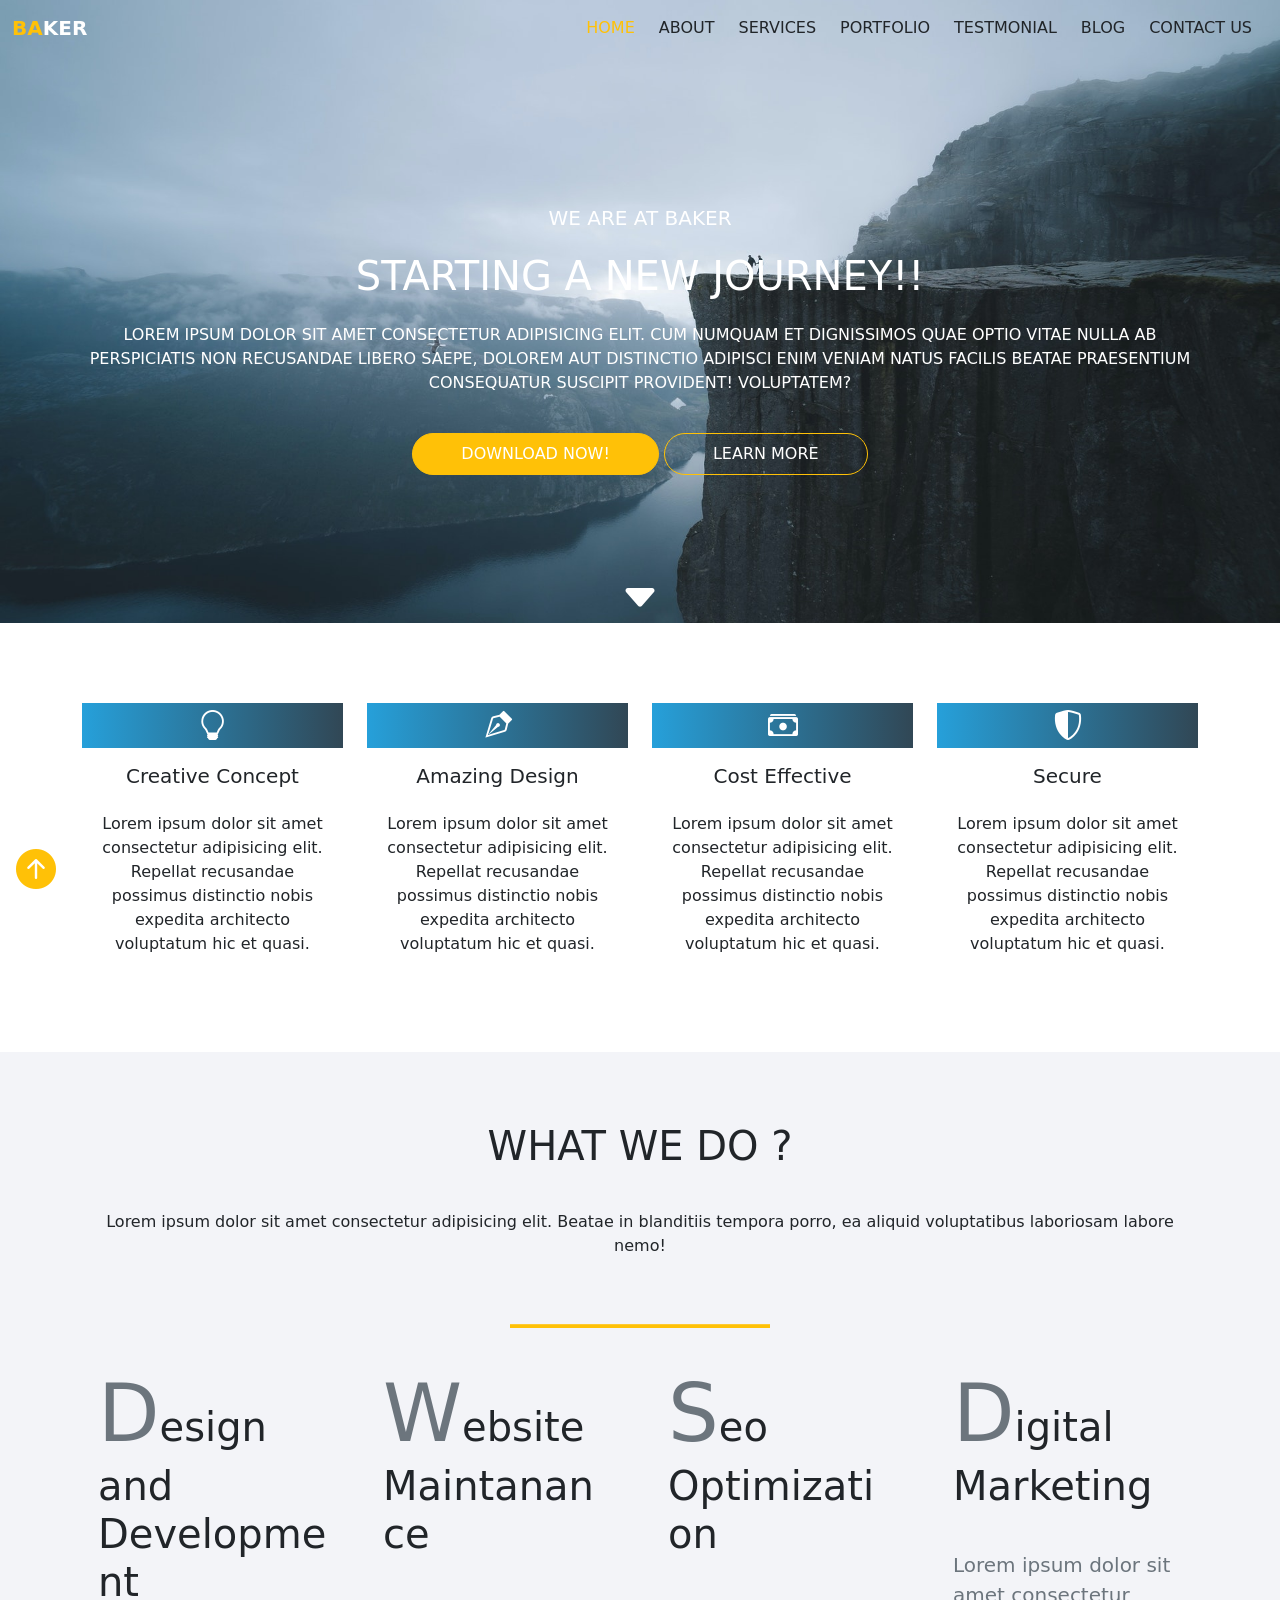
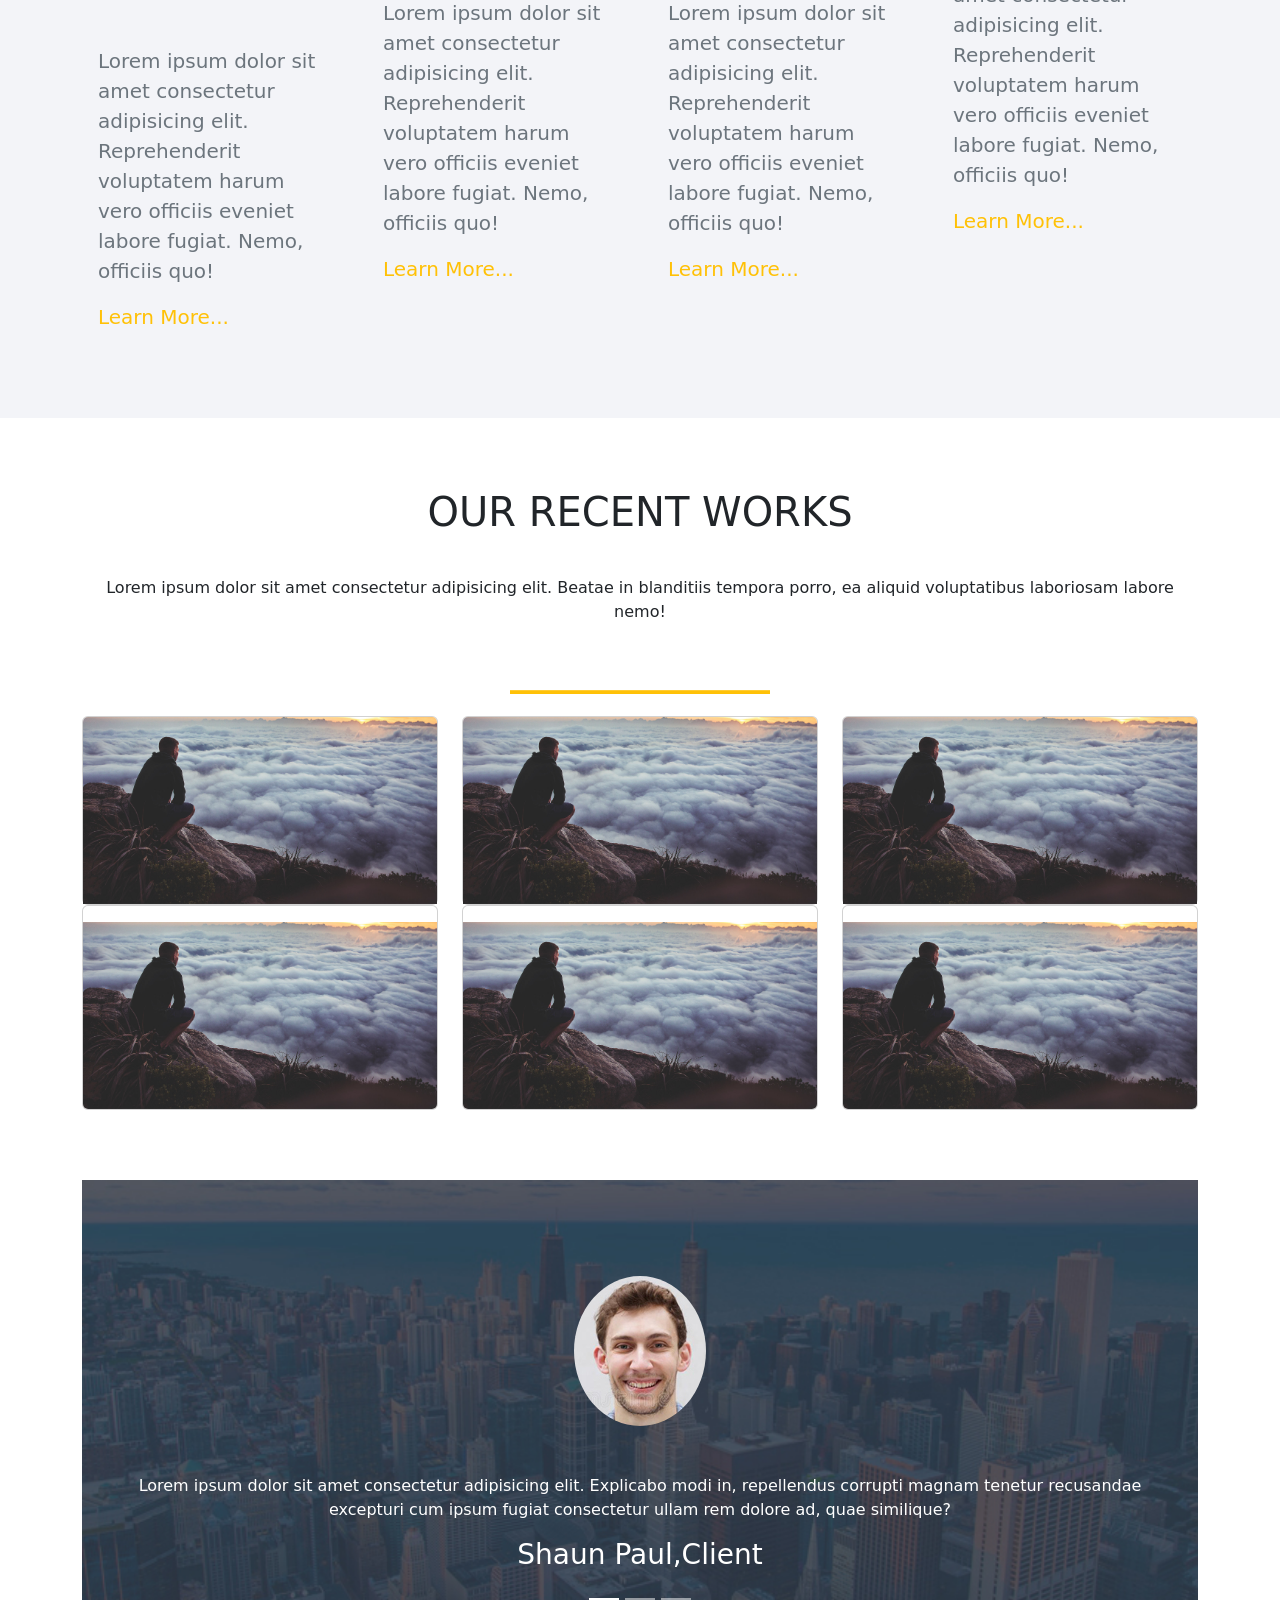
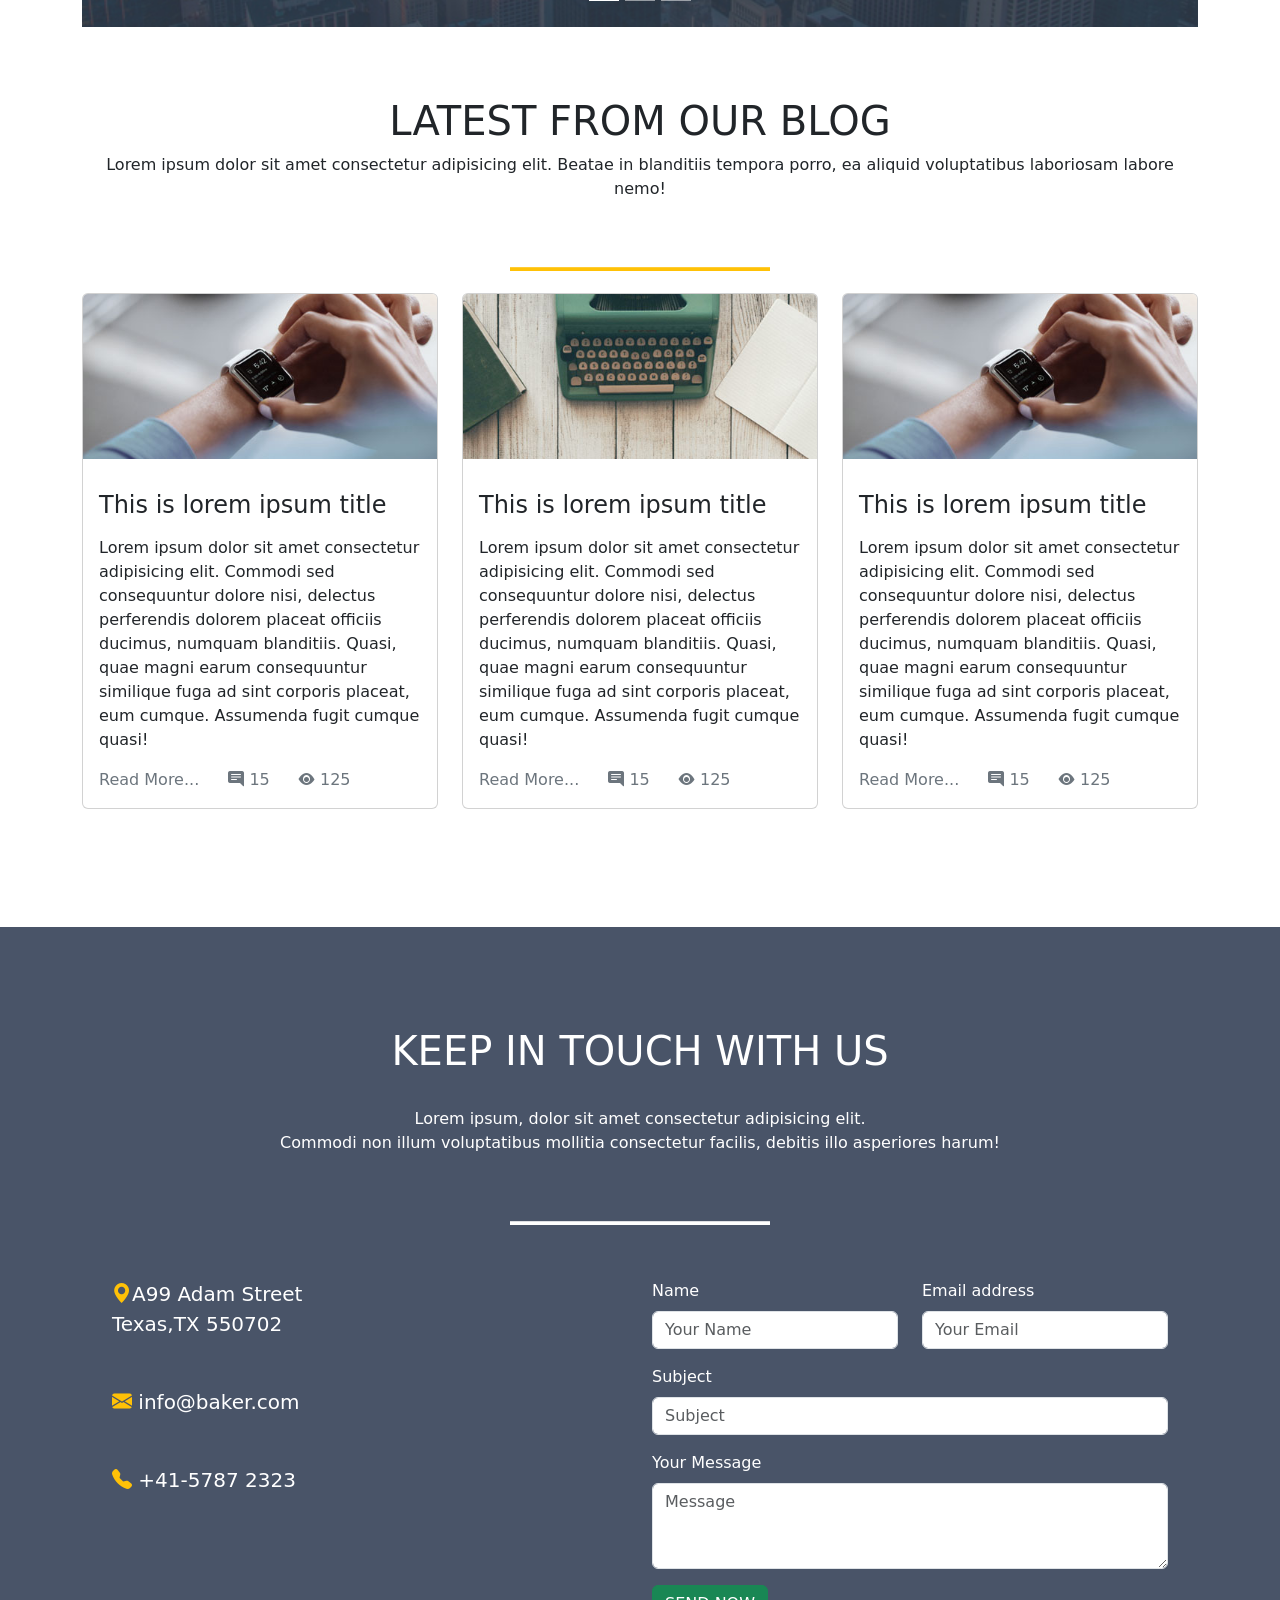
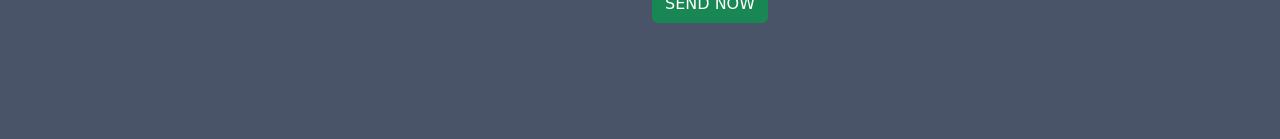
<file: Baker/index.html>
<!DOCTYPE html>
<html lang="en">
<head>
    <meta charset="UTF-8">
    <meta http-equiv="X-UA-Compatible" content="IE=edge">
    <meta name="viewport" content="width=device-width, initial-scale=1.0">
    <link rel="stylesheet" href="./styles/style.css">
    <link rel="stylesheet" href="https://cdn.jsdelivr.net/npm/bootstrap-icons@1.4.0/font/bootstrap-icons.css">
    <!-- CSS only -->
<link href="https://cdn.jsdelivr.net/npm/bootstrap@5.0.0-beta3/dist/css/bootstrap.min.css" rel="stylesheet" integrity="sha384-eOJMYsd53ii+scO/bJGFsiCZc+5NDVN2yr8+0RDqr0Ql0h+rP48ckxlpbzKgwra6" crossorigin="anonymous">
    <title>Baker</title>
</head>
<body>
    
    <!------------------------------------------------ Fixed ისარი ------------------------------------------->
    
  <div class="fixed-bottom ms-3">
    <a href="#navtop">
      <i class="bi bi-arrow-up-circle-fill text-warning fs-1"></i>
    </a>
  </div>

  <header id="navtop">
    <!------------------------------------------------ მენიუ ------------------------------------------->
    <nav class="navbar navbar-expand-lg navbar-light bg-transparent">
        <div class="container-fluid">
          <a class="navbar-brand text-uppercase fw-bold" href="index.html"><span class="text-warning">Ba</span><span class="text-white">ker</span></a>
          <button class="navbar-toggler" type="button" data-bs-toggle="collapse" data-bs-target="#navbarNav" aria-controls="navbarNav" aria-expanded="false" aria-label="Toggle navigation">
            <span class="navbar-toggler-icon"></span>
          </button>
          <div class="collapse navbar-collapse" id="navbarNav">
            <ul class="navbar-nav ms-auto">
              <li class="nav-item">
                <a class="home nav-link active text-uppercase text-warning pe-3" aria-current="page" href="index.html">Home</a>
              </li>
              <li class="nav-item">
                <a class="nav-link active text-uppercase text-dark pe-3" aria-current="page" href="#about">About</a>
              </li>
              <li class="nav-item">
                <a class="nav-link active text-uppercase text-dark pe-3" aria-current="page" href="#services">Services</a>
              </li>
              <li class="nav-item">
                <a class="nav-link active text-uppercase text-dark pe-3" aria-current="page" href="#portfolio">Portfolio</a>
              </li>
              <li class="nav-item">
                <a class="nav-link active text-uppercase text-dark pe-3" aria-current="page" href="#testmonial">Testmonial</a>
              </li>
              <li class="nav-item">
                <a class="nav-link active text-uppercase text-dark pe-3" aria-current="page" href="#blog">Blog</a>
              </li>
              <li class="nav-item">
                <a class="nav-link active text-uppercase text-dark pe-3" aria-current="page" href="#contact">Contact Us</a>
              </li>
            </ul>
          </div>
        </div>
      </nav>
    <!------------------------------------------------ კონტენტი ------------------------------------------->
      <div class="container">
          <div class="content text-uppercase text-center text-white">
              <h5>We are at baker</h5>
              <h1>Starting a new Journey!!</h1>
              <p>Lorem ipsum dolor sit amet consectetur adipisicing elit. Cum numquam et dignissimos quae optio vitae nulla ab perspiciatis non recusandae libero saepe, dolorem aut distinctio adipisci enim veniam natus facilis beatae praesentium consequatur suscipit provident! Voluptatem?</p>
              <button type="button" class="btn btn-warning rounded-pill text-uppercase p-5 pt-2 pb-2 text-white mt-3">Download now!</button>
              <button type="button" class="btn btn-warning rounded-pill text-uppercase bg-transparent p-5 pt-2 pb-2 text-white mt-3">Learn More</button>
              <div class="downArrow">
                <h1><a href="#contact"><i class="bi bi-caret-down-fill"></i></a></h1>
              </div>
          </div>
      </div>
  </header>
      


  <!------------------------------------------------ აღწერის სექცია ------------------------------------------->
  <section class="describeSection" id="about">
    <div class="container">
      <div class="row">
        <div class="col-md-3">
          <div class="desc card text-center border-0">
           <i class="bi bi-lightbulb"></i>
            <div class="card-body">
              <h5 class="card-title mb-4">Creative Concept</h5>
              <p class="card-text">Lorem ipsum dolor sit amet consectetur adipisicing elit. Repellat recusandae possimus distinctio nobis expedita architecto voluptatum hic et quasi.</p>
            </div>
          </div>
        </div>
        <div class="col-md-3">
          <div class="desc card text-center border-0">
            <i class="bi bi-vector-pen"></i>
             <div class="card-body">
               <h5 class="card-title mb-4">Amazing Design</h5>
               <p class="card-text">Lorem ipsum dolor sit amet consectetur adipisicing elit. Repellat recusandae possimus distinctio nobis expedita architecto voluptatum hic et quasi.</p>
             </div>
           </div>
        </div>
        <div class="col-md-3">
          <div class="desc card text-center border-0">
            <i class="bi bi-cash-stack"></i>
             <div class="card-body">
               <h5 class="card-title mb-4">Cost Effective</h5>
               <p class="card-text">Lorem ipsum dolor sit amet consectetur adipisicing elit. Repellat recusandae possimus distinctio nobis expedita architecto voluptatum hic et quasi.</p>
             </div>
           </div>
        </div>
        <div class="col-md-3">
          <div class="desc card text-center border-0">
            <i class="bi bi-shield-shaded"></i>
             <div class="card-body">
               <h5 class="card-title mb-4">Secure</h5>
               <p class="card-text">Lorem ipsum dolor sit amet consectetur adipisicing elit. Repellat recusandae possimus distinctio nobis expedita architecto voluptatum hic et quasi.</p>
             </div>
           </div>
        </div>
      </div>
    </div>
  </section>

  <!-------------------------------------------------სექცია ჩვენი საქმიანობის შესახებ------------------------------------------->
  <section class="about" id="services">
      <div class="container">
          <!-------------------------------------------------სათაური------------------------------------------->
          <div class="text-center">
            <h1>WHAT WE DO ?</h1>
            <p>Lorem ipsum dolor sit amet consectetur adipisicing elit. Beatae in blanditiis tempora porro, ea aliquid voluptatibus laboriosam labore nemo!</p>
            <p class="text-warning fw-bold fs-1 ">_____________</p> 
          </div>
          <!-------------------------------------------------სტატიები------------------------------------------->
          <div class="row">
            <div class=" col-sm-12 col-md-6 col-lg-3">
              <div class="card bg-transparent border-0 overflow-hidden">
                <div class="card-body">
                  <h1 class="card-title text-dark"><span style="font-size: 5rem;" class="text-secondary">D</span>esign and Development</h1>
                  <p class="card-text fs-5 text-secondary">Lorem ipsum dolor sit amet consectetur adipisicing elit. Reprehenderit voluptatem harum vero officiis eveniet labore fugiat. Nemo, officiis quo!</p>
                  <a href="#" class="stretched-link text-warning text-decoration-none fs-5">Learn More...</a>
                </div>
              </div>
            </div>
            <div class=" col-sm-12 col-md-6 col-lg-3">
              <div class="card bg-transparent border-0 overflow-hidden">
                <div class="card-body">
                  <h1 class="card-title text-dark"><span style="font-size: 5rem;" class="text-secondary">W</span>ebsite Maintanance</h1>
                  <p class="card-text fs-5 text-secondary">Lorem ipsum dolor sit amet consectetur adipisicing elit. Reprehenderit voluptatem harum vero officiis eveniet labore fugiat. Nemo, officiis quo!</p>
                  <a href="#" class="stretched-link text-warning text-decoration-none fs-5">Learn More...</a>
                </div>
              </div>
            </div>
            <div class=" col-sm-12 col-md-6 col-lg-3">
              <div class="card bg-transparent border-0 overflow-hidden">
                <div class="card-body">
                  <h1 class="card-title text-dark"><span style="font-size: 5rem;" class="text-secondary">S</span>eo Optimization</h1>
                  <p class="card-text fs-5 text-secondary">Lorem ipsum dolor sit amet consectetur adipisicing elit. Reprehenderit voluptatem harum vero officiis eveniet labore fugiat. Nemo, officiis quo!</p>
                  <a href="#" class="stretched-link text-warning text-decoration-none fs-5">Learn More...</a>
                </div>
              </div>
            </div>
            <div class=" col-sm-12 col-md-6 col-lg-3">
              <div class="card bg-transparent border-0 overflow-hidden">
                <div class="card-body">
                  <h1 class="card-title text-dark"><span style="font-size: 5rem;" class="text-secondary">D</span>igital Marketing</h1>
                  <p class="card-text fs-5 text-secondary">Lorem ipsum dolor sit amet consectetur adipisicing elit. Reprehenderit voluptatem harum vero officiis eveniet labore fugiat. Nemo, officiis quo!</p>
                  <a href="#" class="stretched-link text-warning text-decoration-none fs-5">Learn More...</a>
                </div>
              </div>
            </div>
          </div>  
      </div>
  </section>


  <!-------------------------------------------------სექცია ჩვენი უახლესი პროექტების შესახებ------------------------------------------->

  <section class="recentWorks" id="portfolio">
      <div class="container">
          <!-------------------------------------------------სათაური------------------------------------------->
        <div class="text-center">
          <h1>OUR RECENT WORKS</h1>
          <p>Lorem ipsum dolor sit amet consectetur adipisicing elit. Beatae in blanditiis tempora porro, ea aliquid voluptatibus laboriosam labore nemo!</p>
          <p class="text-warning fw-bold fs-1 ">_____________</p> 
        </div>
          <!-------------------------------------------------ფოტოები------------------------------------------->
        <div class="row">
          <div class="col-sm-12 col-md-6 col-lg-4 border-0">
            <div class="card">
              <img src="./images/recentwork.jpg" class="card-img-top" alt="...">
            </div>
          </div>
          <div class="col-sm-12 col-md-6 col-lg-4 border-0">
            <div class="card">
              <img src="./images/recentwork.jpg" class="card-img-top" alt="...">
            </div>
          </div>
          <div class="col-sm-12 col-md-6 col-lg-4 border-0">
            <div class="card">
              <img src="./images/recentwork.jpg" class="card-img-top" alt="...">
            </div>
          </div>
          <div class="col-sm-12 col-md-6 col-lg-4 border-0">
            <div class="card">
              <img src="./images/recentwork.jpg" class="card-img-bottom mt-3" alt="...">
            </div>
          </div>
          <div class="col-sm-12 col-md-6 col-lg-4 border-0">
            <div class="card">
              <img src="./images/recentwork.jpg" class="card-img-bottom mt-3" alt="...">
            </div>
          </div>
          <div class="col-sm-12 col-md-6 col-lg-4 border-0">
            <div class="card">
              <img src="./images/recentwork.jpg" class="card-img-bottom mt-3" alt="...">
            </div>
          </div>
        </div>
      </div>
  </section>


  <!-------------------------------------------------რევიუ კარუსელი------------------------------------------->
  <section id="testmonial">
    <div class="container">
    <div id="carouselExampleIndicators" class="carousel slide" data-bs-ride="carousel">
      <div class="carousel-indicators">
        <button type="button" data-bs-target="#carouselExampleIndicators" data-bs-slide-to="0" class="active" aria-current="true" aria-label="Slide 1"></button>
        <button type="button" data-bs-target="#carouselExampleIndicators" data-bs-slide-to="1" aria-label="Slide 2"></button>
        <button type="button" data-bs-target="#carouselExampleIndicators" data-bs-slide-to="2"  aria-label="Slide 3"></button>
      </div>
      <div class="carousel-inner">
        <div class="carousel-item active text-center text-white p-5">
              <img src="./images/carouselMan.jpg" class="rounded-circle mt-5 mb-5" alt="Baker">
              <p>Lorem ipsum dolor sit amet consectetur adipisicing elit. Explicabo modi in, repellendus corrupti magnam tenetur recusandae excepturi cum ipsum fugiat consectetur ullam rem dolore ad, quae similique?</p>
              <h3>Shaun Paul,Client</h3>
          </div>
        <div class="carousel-item">
          <div class="carousel-item active text-center text-white p-5">
              <img src="./images/carouselWoman.jpg" class="rounded-circle mt-5 mb-5" alt="Baker">
              <p>Lorem ipsum dolor sit amet consectetur adipisicing elit. Explicabo modi in, repellendus corrupti magnam tenetur recusandae excepturi cum ipsum fugiat consectetur ullam rem dolore ad, quae similique?</p>
              <h3>Shaun Paul,Client</h3>
          </div>
        </div>
        <div class="carousel-item">
          <div class="carousel-item active text-center text-white p-5">
              <img src="./images/carouselMan2.jpg" class="rounded-circle mt-5 mb-5" alt="Baker">
              <p>Lorem ipsum dolor sit amet consectetur adipisicing elit. Explicabo modi in, repellendus corrupti magnam tenetur recusandae excepturi cum ipsum fugiat consectetur ullam rem dolore ad, quae similique?</p>
              <h3>Shaun Paul,Client</h3>
          </div>
        </div>
      </div>
    </div>
  </div>
</section>
  


  <!-------------------------------------------------ბლოგი------------------------------------------->
<section class="blog mb-5" id="blog">
  <div class="container">
    <!-------------------------------------------------სათაური------------------------------------------->
    <div class="text-center">
      <h1>LATEST FROM OUR BLOG</h1>
      <p>Lorem ipsum dolor sit amet consectetur adipisicing elit. Beatae in blanditiis tempora porro, ea aliquid voluptatibus laboriosam labore nemo!</p>
      <p class="text-warning fw-bold fs-1 ">_____________</p> 
    </div>
    <!-------------------------------------------------ბლოგები------------------------------------------->
    <div class="row">
      <div class="col-sm-12 col-md-6 col-lg-4">
        <div class="card">
          <img src="./images/pic01.jpg" class="card-img-top" alt="Baker">
          <div class="card-body">
            <h4 class="card-title mt-3 mb-3">This is lorem ipsum title</h4>
            <p class="card-text mt-3 mb-3">Lorem ipsum dolor sit amet consectetur adipisicing elit. Commodi sed consequuntur dolore nisi, delectus perferendis dolorem placeat officiis ducimus, numquam blanditiis. Quasi, quae magni earum consequuntur similique fuga ad sint corporis placeat, eum cumque. Assumenda fugit cumque quasi!</p>
              <a href="#" class="card-link mt-3 mb-3 me-2 text-decoration-none text-secondary">Read More...</a>
              <a href="#" class="card-link mt-3 mb-3 me-2 text-decoration-none text-secondary"><i class="bi bi-chat-right-text-fill"></i> 15</a>
              <a href="#" class="card-link mt-3 mb-3 me-2 text-decoration-none text-secondary"><i class="bi bi-eye-fill"></i> 125</a>
          </div>
        </div>
      </div>
      
      <div class="col-sm-12 col-md-6 col-lg-4">
        <div class="card">
          <img src="./images/pic02.jpg" class="card-img-top" alt="Baker">
          <div class="card-body">
            <h4 class="card-title mt-3 mb-3">This is lorem ipsum title</h4>
            <p class="card-text mt-3 mb-3">Lorem ipsum dolor sit amet consectetur adipisicing elit. Commodi sed consequuntur dolore nisi, delectus perferendis dolorem placeat officiis ducimus, numquam blanditiis. Quasi, quae magni earum consequuntur similique fuga ad sint corporis placeat, eum cumque. Assumenda fugit cumque quasi!</p>
              <a href="#" class="card-link mt-3 mb-3 me-2 text-decoration-none text-secondary">Read More...</a>
              <a href="#" class="card-link mt-3 mb-3 me-2 text-decoration-none text-secondary"><i class="bi bi-chat-right-text-fill"></i> 15</a>
              <a href="#" class="card-link mt-3 mb-3 me-2 text-decoration-none text-secondary"><i class="bi bi-eye-fill"></i> 125</a>
          </div>
        </div>
      </div>
      
      <div class="col-sm-12 col-md-6 col-lg-4">
        <div class="card">
          <img src="./images/pic01.jpg" class="card-img-top" alt="Baker">
          <div class="card-body">
            <h4 class="card-title mt-3 mb-3">This is lorem ipsum title</h4>
            <p class="card-text mt-3 mb-3">Lorem ipsum dolor sit amet consectetur adipisicing elit. Commodi sed consequuntur dolore nisi, delectus perferendis dolorem placeat officiis ducimus, numquam blanditiis. Quasi, quae magni earum consequuntur similique fuga ad sint corporis placeat, eum cumque. Assumenda fugit cumque quasi!</p>
              <a href="#" class="card-link mt-3 mb-3 me-2 text-decoration-none text-secondary">Read More...</a>
              <a href="#" class="card-link mt-3 mb-3 me-2 text-decoration-none text-secondary"><i class="bi bi-chat-right-text-fill"></i> 15</a>
              <a href="#" class="card-link mt-3 mb-3 me-2 text-decoration-none text-secondary"><i class="bi bi-eye-fill"></i> 125</a>
          </div>
        </div>
      </div>  
  </div>
</section>


  <!-------------------------------------------------Footer------------------------------------------->
<footer id="contact">
  <form action="">
  <div class="container text-white">
    <!-------------------------------------------------სათაური------------------------------------------->
    <div class="title text-center mb-5">
          <h1 class="text-uppercase pb-4">Keep in touch with us</h1>
          <p>Lorem ipsum, dolor sit amet consectetur adipisicing elit.<br> Commodi non illum voluptatibus mollitia consectetur facilis, debitis illo asperiores harum!</p>
          <p class="text-white fw-bold fs-1 ">_____________</p> 
    </div>
  <!-------------------------------------------------მისამართი------------------------------------------->
    <div class="row">
        <div class="col-lg-6 col-md-4 col-sm-12">
          <div class="address fs-5">
            <p class="mb-5"> <i class="locationLogo bi bi-geo-alt-fill text-warning"></i>A99 Adam Street<br>Texas,TX 550702</p>
            <p class="mb-5"><i class="bi bi-envelope-fill text-warning"></i> info@baker.com</p>
            <p class="mb-5"><i class="bi bi-telephone-fill text-warning"></i> +41-5787 2323</p>
          </div>
        </div>
      <!-------------------------------------------------საკონტაქტი ფორმა------------------------------------------->
          <div class="col-lg-6 col-md-12 col-sm-12">
              <div class="mb-3">
                <div class="row">
                  <!-- Name -->
                    <div class="col-lg-6 col-md-12 col-sm-12">
                      <label for="exampleFormControlInput2" class="form-label">Name</label>
                      <input type="text" class="form-control" id="exampleFormControlInput2" placeholder="Your Name">
                    </div>
                    <!-- Email -->
                    <div class="col-lg-6 col-md-12 col-sm-12">
                      <label for="exampleFormControlInput1" class="form-label">Email address</label>
                      <input type="email" class="form-control" id="exampleFormControlInput1" placeholder="Your Email">
                    </div>
                </div>
              </div>
          <!-- Subject -->
              <div class="mb-3">
                    <label for="exampleFormControlInput3" class="form-label">Subject</label>
                    <input type="text" class="form-control" id="exampleFormControlInput3" placeholder="Subject">
              </div>
          <!-- Message -->
              <div class="mb-3">
                <label for="exampleFormControlTextarea1" class="form-label">Your Message</label>
                <textarea class="form-control" id="exampleFormControlTextarea1" rows="3" placeholder="Message"></textarea>
              </div>
        <!-- Button -->
            <div class="mb-3">
              <button type="button" class="btn btn-success text-uppercase">Send Now</button>
            </div>
        </div>
      </div>
    </form>
  
    <!-- უფლებები -->
    <div class="rights">

    </div>

</footer>


<!-- JavaScript Bundle with Popper -->
<script src="https://cdn.jsdelivr.net/npm/bootstrap@5.0.0-beta3/dist/js/bootstrap.bundle.min.js" crossorigin="anonymous"></script>
</body>
</html>
</file>
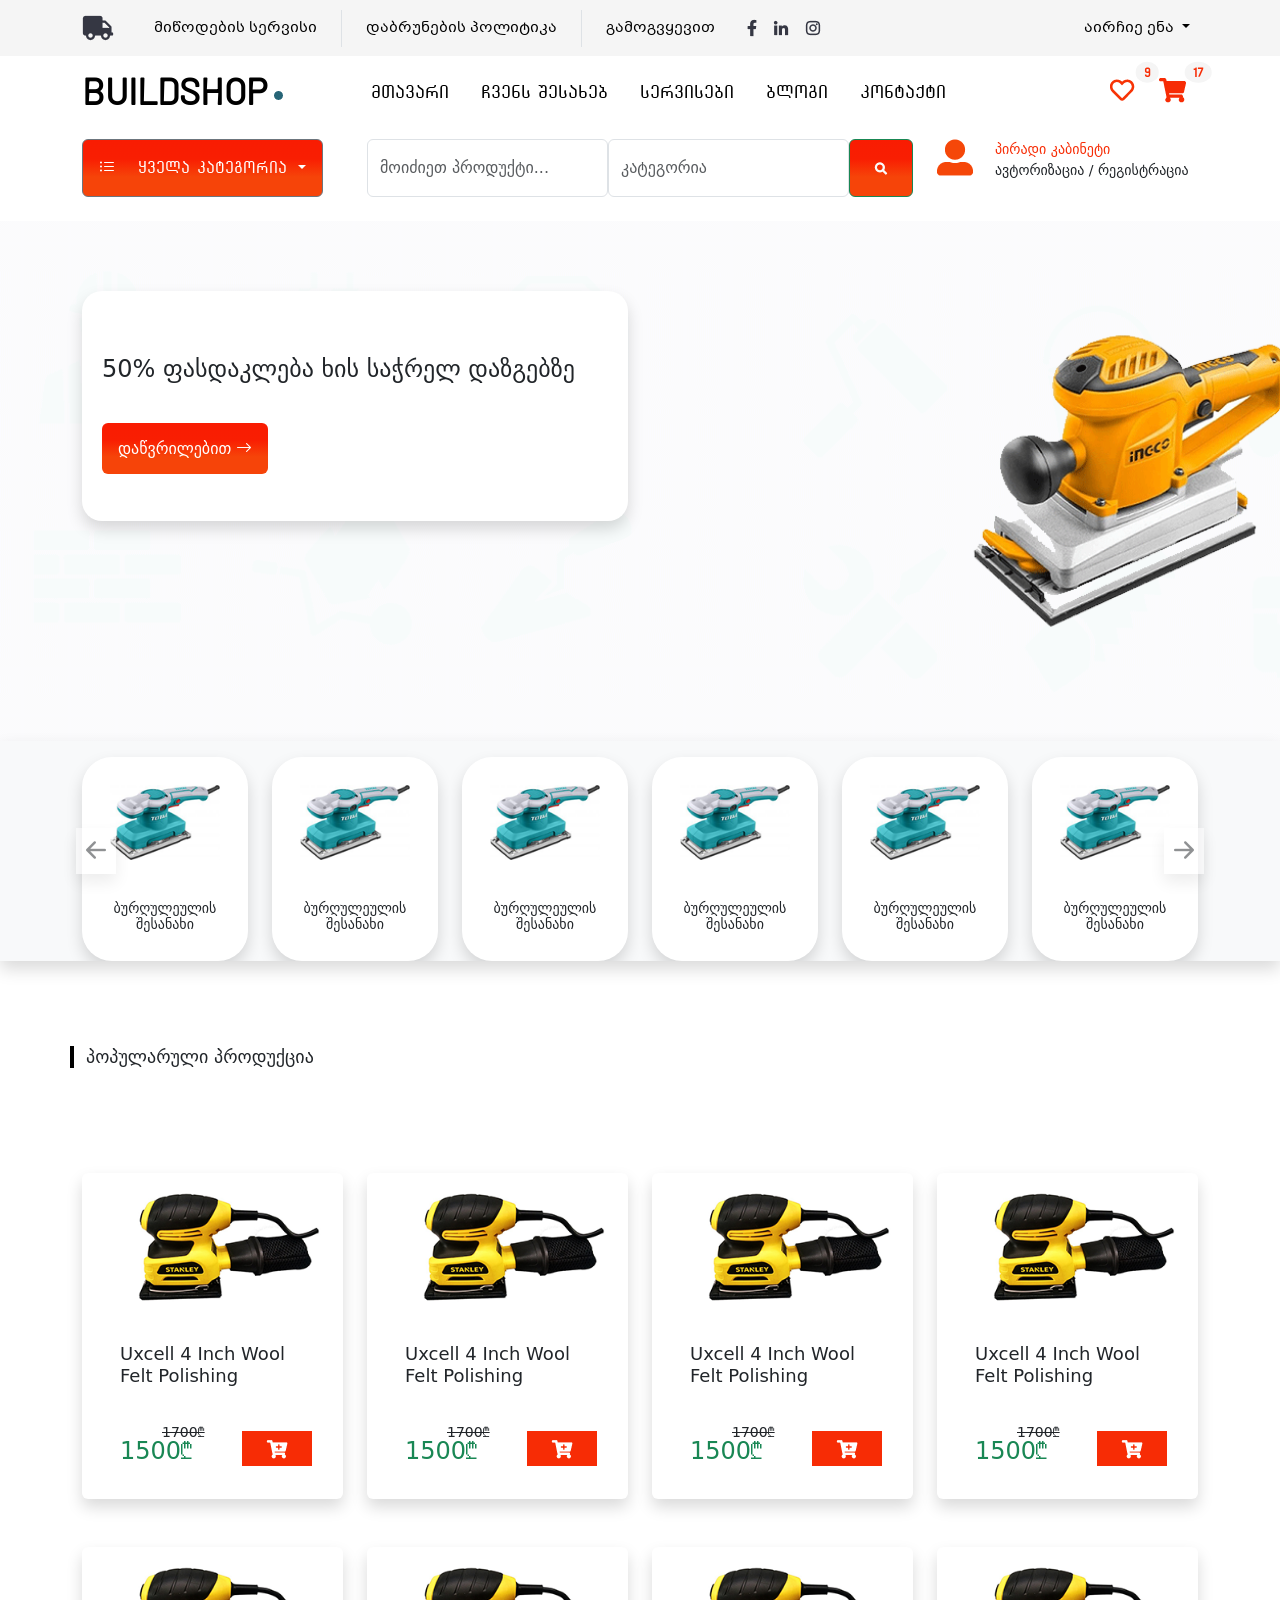
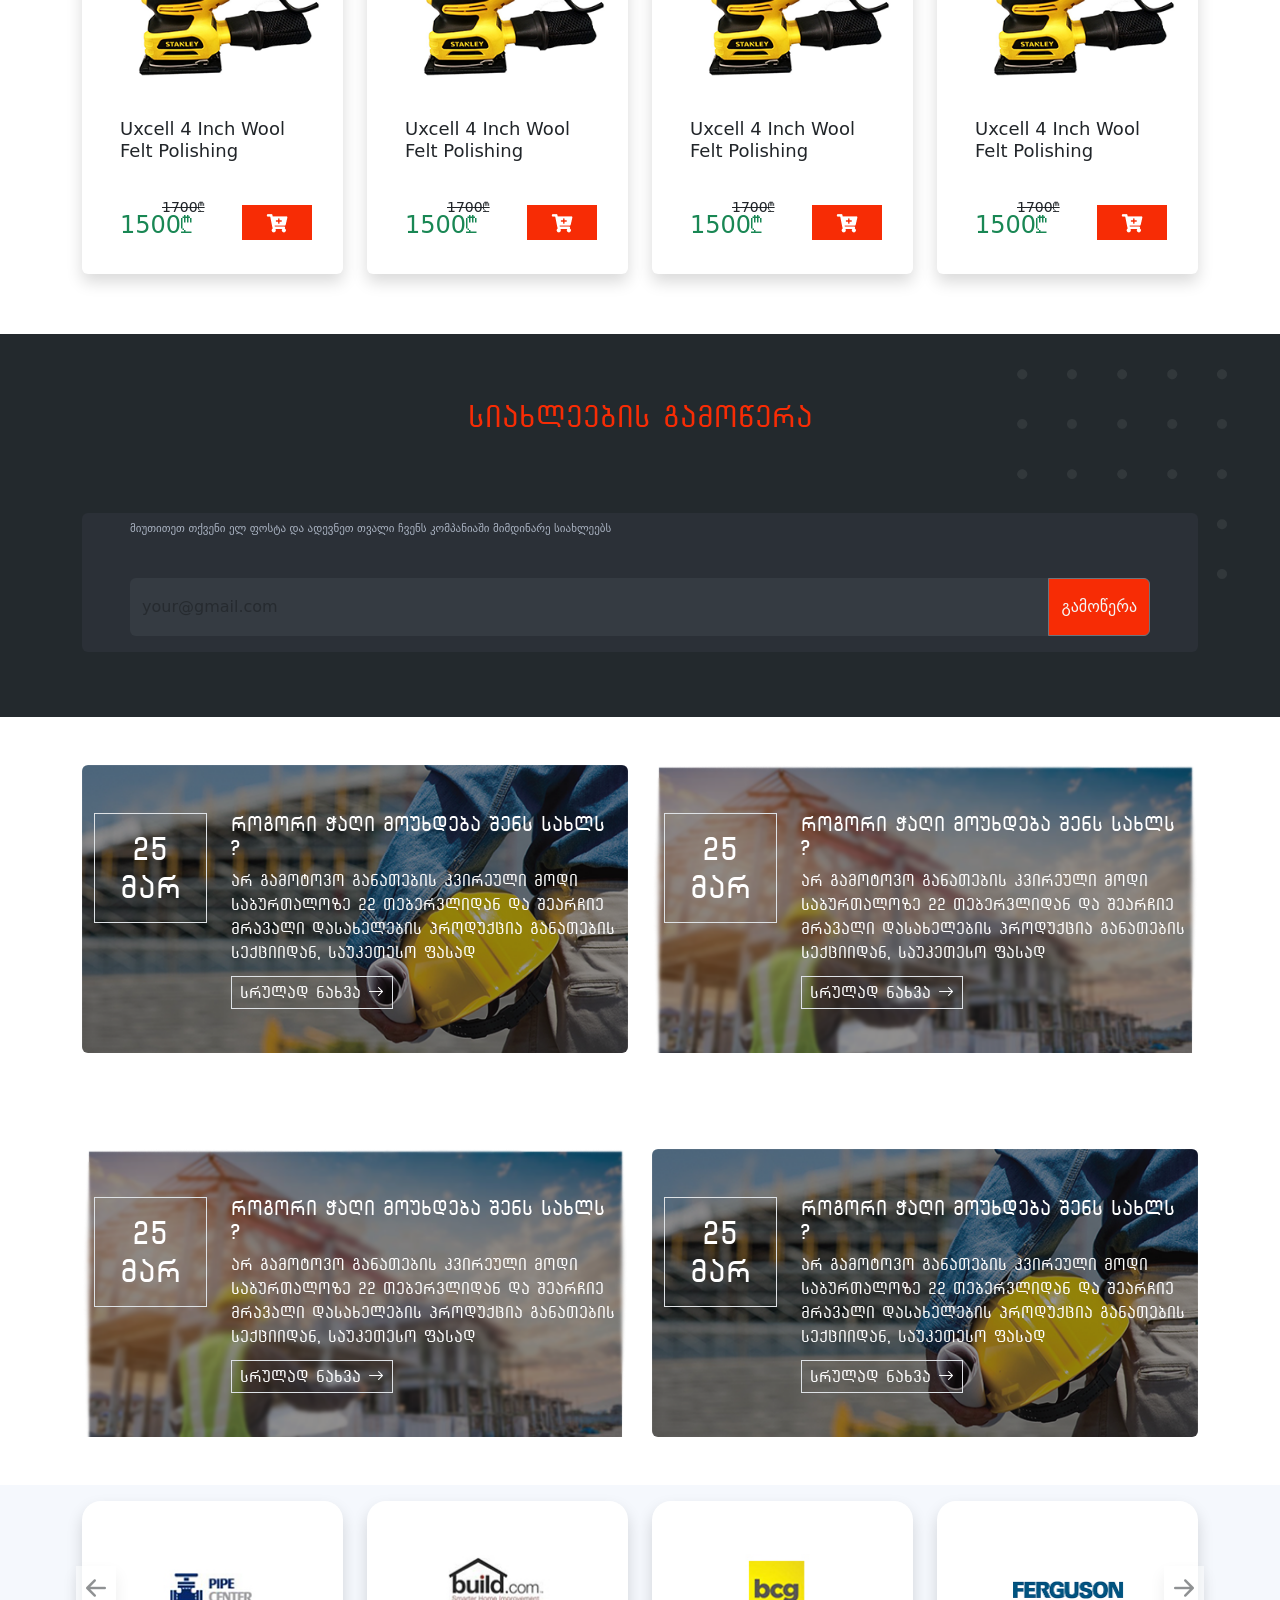
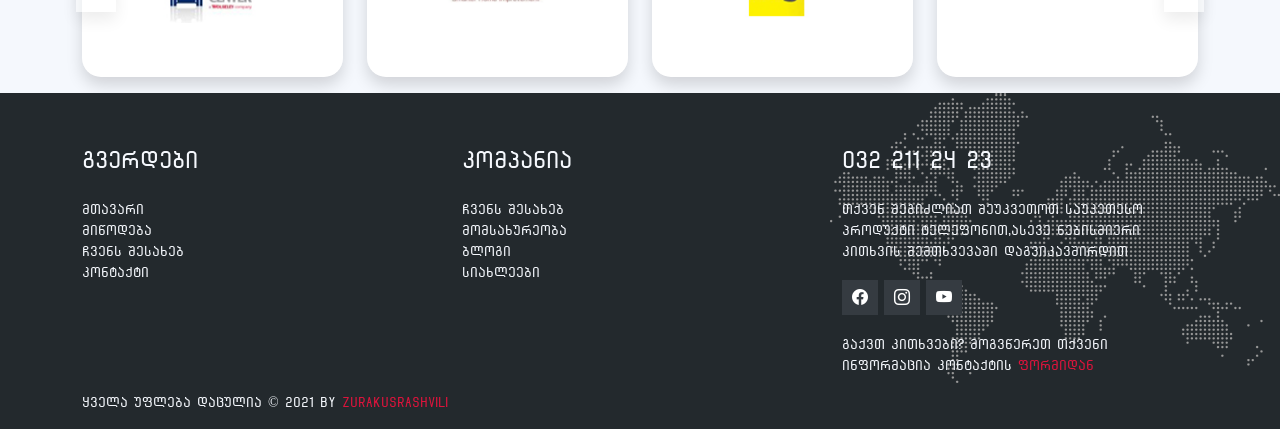
<file: Buildshop/index.html>
<!DOCTYPE html>
<html lang="en">
<head>
    <meta charset="UTF-8">
    <meta http-equiv="X-UA-Compatible" content="IE=edge">
    <meta name="viewport" content="width=device-width, initial-scale=1.0">
    <!-- CSS only -->
<link href="https://cdn.jsdelivr.net/npm/bootstrap@5.0.0-beta3/dist/css/bootstrap.min.css" rel="stylesheet" integrity="sha384-eOJMYsd53ii+scO/bJGFsiCZc+5NDVN2yr8+0RDqr0Ql0h+rP48ckxlpbzKgwra6" crossorigin="anonymous">
<link rel="stylesheet" href="https://cdn.jsdelivr.net/npm/bootstrap-icons@1.4.1/font/bootstrap-icons.css">
    <link rel="stylesheet" href="./styles/style.css">
    <title>Build Shop</title>
</head>
<body>

    <header>
        <!-------------------------------------------- supnav---------------------------->
        <nav class="supnav">
            <nav class="navbar navbar-expand-lg navbar-light bg-transparent">
                <div class="container">
                  <a class="navbar-brand" href="#"><img src="./images/truck.png" alt="BuildShop"></a>
                  <button class="navbar-toggler" type="button" data-bs-toggle="collapse" data-bs-target="#navbarNavDropdown" aria-controls="navbarNavDropdown" aria-expanded="false" aria-label="Toggle navigation">
                    <span class="navbar-toggler-icon"></span>
                  </button>
                  <div class="collapse navbar-collapse" id="navbarNavDropdown">
                    <ul class="navbar-nav">
                      <li class="nav-item">
                        <a class="nav-link active border-end px-4" aria-current="page" href="#">მიწოდების სერვისი</a>
                      </li>

                      <li class="nav-item">
                        <a class="nav-link active border-end px-4" aria-current="page" href="#">დაბრუნების პოლიტიკა</a>
                      </li>

                      <li class="nav-item">
                        <a class="nav-link active px-4" aria-current="page" href="#">გამოგვყევით</a>
                      </li>
                      <li class="nav-item">
                        <a class="nav-link active" aria-current="page" href="#"><img src="./images/facebook-f.png" alt="BuildShop"></a>
                      </li>
                      <li class="nav-item">
                        <a class="nav-link active" aria-current="page" href="#"><img src="./images/linkedin-in.png" alt="BuildShop"></a>
                      </li>
                      <li class="nav-item">
                        <a class="nav-link active" aria-current="page" href="#"><img src="./images/instagram.png" alt="BuildShop"></a>
                      </li>
                    </ul>

                    <ul class="navbar-nav ms-auto">
                        <li class="nav-item dropdown">
                          <a class="nav-link active dropdown-toggle" href="#" id="navbarDropdownMenuLink" role="button" data-bs-toggle="dropdown" aria-expanded="false">
                            აირჩიე ენა
                          </a>
                          <ul class="languageChoice dropdown-menu text-center border-0" aria-labelledby="navbarDropdownMenuLink">
                              <li><a class="dropdown-item" href="#">ქართული</a></li>
                              <li><a class="dropdown-item" href="#">русский </a></li>
                              <li><a class="dropdown-item" href="#">English</a></li>
                          </ul>
                      </li>
                    </ul>
                  </div>
                </div>
              </nav>
        </nav>

        <!-------------------------------------------- uppernav ---------------------------->
        <nav class="uppernav">
            <nav class="navbar navbar-expand-lg navbar-light bg-transparent">
                <div class="container">
                  <a class="navbar-brand fw-bold" href="index.html">BUILDSHOP <img src="./images/LogoEclipse.png" alt="BuildShop"></a>
                  <button class="navbar-toggler" type="button" data-bs-toggle="collapse" data-bs-target="#navbarNavDropdown2" aria-controls="navbarNavDropdown2" aria-expanded="false" aria-label="Toggle navigation">
                    <span class="navbar-toggler-icon"></span>
                  </button>
                  <div class="collapse navbar-collapse" id="navbarNavDropdown2">
                    <ul class="navbar-nav m-auto">
                      <li class="nav-item">
                        <a class="nav-link active  me-3" aria-current="page" href="index.html">მთავარი</a>
                      </li>
                      <li class="nav-item">
                        <a class="nav-link active  me-3" aria-current="page" href="#">ჩვენს შესახებ</a>
                      <li class="nav-item">
                        <a class="nav-link active me-3" aria-current="page" href="#">სერვისები</a>
                      </li>
                      <li class="nav-item">
                        <a class="nav-link active  me-3" aria-current="page" href="#">ბლოგი</a>
                      </li>
                      <li class="nav-item">
                        <a class="nav-link active  me-3" aria-current="page" href="#">კონტაქტი</a>
                      </li>
                    </ul>
                    <ul class="navbar-nav ms-auto">
                        <li class="nav-item">
                            <button type="button" class="btn btn-primary position-relative bg-transparent border-0">
                                <img src="./images/heart.png" alt="BuildShop"> <span class="badge position-absolute top-0 start-100 translate-middle badge rounded-circle bg-secondary">9<span class="visually-hidden">unread messages</span></span>
                              </button>
                        </li>
                        <li class="nav-item">
                            <button type="button" class="btn btn-primary position-relative bg-transparent border-0">
                                <img src="./images/shopping-cart.png" alt="BuildShop"> <span class="badge position-absolute top-0 start-100 translate-middle badge rounded-circle bg-secondary">17<span class="visually-hidden">unread messages</span></span>
                              </button>
                        </li>
                    </ul>
                  </div>
                </div>
              </nav>
        </nav>

        <!-------------------------------------------- downnav ---------------------------->
        <nav class="downnav mt-2 mb-4">
            <div class="container">
                <div class="row">

                    <div class="col-lg-3">
                        <div class="dropdown">
                            <a class="allCategories btn btn-secondary dropdown-toggle p-3" href="#" role="button" id="dropdownMenuLink" data-bs-toggle="dropdown" aria-expanded="false">
                            <i class="bi bi-list-ul fw-bold me-3"></i> ყველა კატეგორია
                            </a>
                            <ul class="dropdown-menu border-0 text-center bg-light" aria-labelledby="dropdownMenuLink">
                              <li><a class="dropdown-item" href="#">სამშენებლო მასალა</a></li>
                              <li><a class="dropdown-item" href="#">ქვის მასალა</a></li>
                              <li><a class="dropdown-item" href="#">ხის მასალა</a></li>
                              <li><a class="dropdown-item" href="#">რკინის მასალა</a></li>
                              <li><a class="dropdown-item" href="#">საქარხნო დანადგარები</a></li>
                            </ul>

                          </div>
                    </div>

                    <div class="inputs col-lg-6">
                        <form class="d-flex">
                            <input class="form-control" type="search" placeholder="მოიძიეთ პროდუქტი..." aria-label="Search">
                            <input class="form-control" type="search" placeholder="კატეგორია"aria-label="Search">
                            <button class="btn btn-outline-success px-4 py-3" type="submit"><img src="./images/searchIcon.png" alt="BuildShop"></button>
                          </form>
                    </div>

                    <div class="col-lg-3 position-relative">
                      <img src="./images/user-alt.png" alt="BuildShop">
                      <div class="loginAndSignUp ">
                        <p class="mb-0">პირადი კაბინეტი</p>
                        <a href="#" class="text-decoration-none text-dark">ავტორიზაცია / </a>
                        <a href="#" class="text-decoration-none text-dark">რეგისტრაცია</a>
                      </div>
                    </div>
                </div>
            </div>
        </nav>
    </header>


        <!-------------------------------------------- salesSection---------------------------->
    <section class="salesSection">
      <div class="container">
        <div class="row">
          <div class="col-lg-6 col-md-12 col-sm-12">
            <div class="card border-0 shadow">
              <div class="card-body">
                <p class="card-text fs-5">50% ფასდაკლება ხის საჭრელ დაზგებზე</p>
                <a href="#" class="card-link text-decoration-none text-white rounded p-3">დაწვრილებით <i class="bi bi-arrow-right"></i> </a>
              </div>
            </div>
          </div>
        </div>
      </div>
    </section>

        <!-------------------------------------------- saleCarousel---------------------------->
      <section class="saleCarousel bg-light Larger shadow">
        <div class="container-fluid">
          <div class="row">
            <div id="carouselExampleControls" class="carousel slide" data-bs-ride="carousel">
              <div class="carousel-inner">
                <div class="carousel-item active">
                  <div class="container">
                    <div class="row">
                      <div class="col-lg-2 col-md-4 col-sm-6">
                        <div class="saleContent mt-3">
                          <div class="card p-1 border-0 outlne-0 Larger shadow">
                            <a href="#"><img src="./images/salesCardGreen.png" class="card-img-top text-center p-4" alt="BuildShop"></a>
                            <div class="card-body">
                              <h5 class="card-title text-center">ბურღულეულის შესანახი</h5>
                            </div>
                          </div>
                        </div>
                      </div>
                      <div class="col-lg-2 col-md-4 col-sm-6">
                        <div class="saleContent mt-3 ">
                          <div class="card p-1 border-0 outlne-0 Larger shadow">
                            <a href="#"><img src="./images/salesCardGreen.png" class="card-img-top text-center p-4" alt="BuildShop"></a>
                            <div class="card-body">
                              <h5 class="card-title text-center">ბურღულეულის შესანახი</h5>
                            </div>
                          </div>
                        </div>
                      </div>
                      <div class="col-lg-2 col-md-4 col-sm-6">
                        <div class="saleContent mt-3 ">
                          <div class="card p-1 border-0 outlne-0 Larger shadow">
                            <a href="#"><img src="./images/salesCardGreen.png" class="card-img-top text-center p-4" alt="BuildShop"></a>
                            <div class="card-body">
                              <h5 class="card-title text-center">ბურღულეულის შესანახი</h5>
                            </div>
                          </div>
                        </div>
                      </div>
                      <div class="col-lg-2 col-md-4 col-sm-6">
                        <div class="saleContent mt-3 ">
                          <div class="card p-1 border-0 outlne-0 Larger shadow">
                            <a href="#"><img src="./images/salesCardGreen.png" class="card-img-top text-center p-4" alt="BuildShop"></a>
                            <div class="card-body">
                              <h5 class="card-title text-center">ბურღულეულის შესანახი</h5>
                            </div>
                          </div>
                        </div>
                      </div>
                      <div class="col-lg-2 col-md-4 col-sm-6">
                        <div class="saleContent mt-3 ">
                          <div class="card p-1 border-0 outlne-0 Larger shadow">
                            <a href="#"><img src="./images/salesCardGreen.png" class="card-img-top text-center p-4" alt="BuildShop"></a>
                            <div class="card-body">
                              <h5 class="card-title text-center">ბურღულეულის შესანახი</h5>
                            </div>
                          </div>
                        </div>
                      </div>
                      <div class="col-lg-2 col-md-4 col-sm-6">
                        <div class="saleContent mt-3 ">
                          <div class="card p-1 border-0 outlne-0 Larger shadow">
                            <a href="#"><img src="./images/salesCardGreen.png" class="card-img-top text-center p-4" alt="BuildShop"></a>
                            <div class="card-body">
                              <h5 class="card-title text-center">ბურღულეულის შესანახი</h5>
                            </div>
                          </div>
                        </div>
                      </div>
                    </div>
                  </div>
                </div>
                <div class="carousel-item">
                  <div class="container">
                    <div class="row">
                      <div class="col-lg-2 col-md-4 col-sm-6">
                        <div class="saleContent mt-3 ">
                          <div class="card p-1 border-0 outlne-0 Larger shadow">
                            <a href="#"><img src="./images/salesCardGreen.png" class="card-img-top text-center p-4" alt="BuildShop"></a>
                            <div class="card-body">
                              <h5 class="card-title text-center">ბურღულეულის შესანახი</h5>
                            </div>
                          </div>
                        </div>
                      </div>
                      <div class="col-lg-2 col-md-4 col-sm-6">
                        <div class="saleContent mt-3 ">
                          <div class="card p-1 border-0 outlne-0 Larger shadow">
                            <a href="#"><img src="./images/salesCardGreen.png" class="card-img-top text-center p-4" alt="BuildShop"></a>
                            <div class="card-body">
                              <h5 class="card-title text-center">ბურღულეულის შესანახი</h5>
                            </div>
                          </div>
                        </div>
                      </div>
                      <div class="col-lg-2 col-md-4 col-sm-6">
                        <div class="saleContent mt-3 ">
                          <div class="card p-1 border-0 outlne-0 Larger shadow">
                            <a href="#"><img src="./images/salesCardGreen.png" class="card-img-top text-center p-4" alt="BuildShop"></a>
                            <div class="card-body">
                              <h5 class="card-title text-center">ბურღულეულის შესანახი</h5>
                            </div>
                          </div>
                        </div>
                      </div>
                      <div class="col-lg-2 col-md-4 col-sm-6">
                        <div class="saleContent mt-3 ">
                          <div class="card p-1 border-0 outlne-0 Larger shadow">
                            <a href="#"><img src="./images/salesCardGreen.png" class="card-img-top text-center p-4" alt="BuildShop"></a>
                            <div class="card-body">
                              <h5 class="card-title text-center">ბურღულეულის შესანახი</h5>
                            </div>
                          </div>
                        </div>
                      </div>
                      <div class="col-lg-2 col-md-4 col-sm-6">
                        <div class="saleContent mt-3 ">
                          <div class="card p-1 border-0 outlne-0 Larger shadow">
                            <a href="#"><img src="./images/salesCardGreen.png" class="card-img-top text-center p-4" alt="BuildShop"></a>
                            <div class="card-body">
                              <h5 class="card-title text-center">ბურღულეულის შესანახი</h5>
                            </div>
                          </div>
                        </div>
                      </div>
                      <div class="col-lg-2 col-md-4 col-sm-6">
                        <div class="saleContent mt-3">
                          <div class="card p-1 border-0 outlne-0 Larger shadow">
                            <a href="#"><img src="./images/salesCardGreen.png" class="card-img-top text-center p-4" alt="BuildShop"></a>
                            <div class="card-body">
                              <h5 class="card-title text-center">ბურღულეულის შესანახი</h5>
                            </div>
                          </div>
                        </div>
                      </div>
                    </div>
                  </div>
                </div>
                <div class="carousel-item">
                  <div class="container">
                    <div class="row">
                      <div class="col-lg-2 col-md-4 col-sm-6">
                        <div class="saleContent mt-3 ">
                          <div class="card p-1 border-0 outlne-0 Larger shadow">
                            <a href="#"><img src="./images/salesCardGreen.png" class="card-img-top text-center p-4" alt="BuildShop"></a>
                            <div class="card-body">
                              <h5 class="card-title text-center">ბურღულეულის შესანახი</h5>
                            </div>
                          </div>
                        </div>
                      </div>
                      <div class="col-lg-2 col-md-4 col-sm-6">
                        <div class="saleContent mt-3">
                          <div class="card p-1 border-0 outlne-0 Larger shadow">
                            <a href="#"><img src="./images/salesCardGreen.png" class="card-img-top text-center p-4" alt="BuildShop"></a>
                            <div class="card-body">
                              <h5 class="card-title text-center">ბურღულეულის შესანახი</h5>
                            </div>
                          </div>
                        </div>
                      </div>
                      <div class="col-lg-2 col-md-4 col-sm-6">
                        <div class="saleContent mt-3 ">
                          <div class="card p-1 border-0 outlne-0 Larger shadow">
                            <a href="#"><img src="./images/salesCardGreen.png" class="card-img-top text-center p-4" alt="BuildShop"></a>
                            <div class="card-body">
                              <h5 class="card-title text-center">ბურღულეულის შესანახი</h5>
                            </div>
                          </div>
                        </div>
                      </div>
                      <div class="col-lg-2 col-md-4 col-sm-6">
                        <div class="saleContent mt-3">
                          <div class="card p-1 border-0 outlne-0 Larger shadow">
                            <a href="#"><img src="./images/salesCardGreen.png" class="card-img-top text-center p-4" alt="BuildShop"></a>
                            <div class="card-body">
                              <h5 class="card-title text-center">ბურღულეულის შესანახი</h5>
                            </div>
                          </div>
                        </div>
                      </div>
                      <div class="col-lg-2 col-md-4 col-sm-6">
                        <div class="saleContent mt-3 ">
                          <div class="card p-1 border-0 outlne-0 Larger shadow">
                            <a href="#"><img src="./images/salesCardGreen.png" class="card-img-top text-center p-4" alt="BuildShop"></a>
                            <div class="card-body">
                              <h5 class="card-title text-center">ბურღულეულის შესანახი</h5>
                            </div>
                          </div>
                        </div>
                      </div>
                      <div class="col-lg-2 col-md-4 col-sm-6">
                        <div class="saleContent mt-3 ">
                          <div class="card p-1 border-0 outlne-0 Larger shadow">
                            <a href="#"><img src="./images/salesCardGreen.png" class="card-img-top text-center p-4" alt="BuildShop"></a>
                            <div class="card-body">
                              <h5 class="card-title text-center">ბურღულეულის შესანახი</h5>
                            </div>
                          </div>
                        </div>
                      </div>
                    </div>
                  </div>
                </div>
              </div>
              <button class="carousel-control-prev" type="button" data-bs-target="#carouselExampleControls" data-bs-slide="prev">
                <span class="" aria-hidden="true"><i class="bi bi-arrow-left-short fs-1 bg-white border-0 text-dark Larger shadow fw-bold"></i></span>
                <span class="visually-hidden">Previous</span>
              </button>
              <button class="carousel-control-next" type="button" data-bs-target="#carouselExampleControls" data-bs-slide="next">
                <span class="" aria-hidden="true"><i class="bi bi-arrow-right-short fs-1 bg-white border-0 text-dark Larger shadow fw-bold"></i></span>
                <span class="visually-hidden">Next</span>
              </button>
            </div>
          </div>
        </div>
      </section>

        <!-------------------------------------------- popularProducts---------------------------->
      <section class="popularProducts">
        <div class="container">
          <div class="row">
            <h4 class="popularTitle">პოპულარული პროდუქცია</h4>

            <div class="col-lg-3 col-md-6 col-sm-12">

              <div class="card Larger shadow rounded border-0 position-relative mt-5">
                <img src="./images/cardYellowInstrumentPhoto.png" class="card-img-top" alt="BuildShop">
                <div class="card-body">
                  <div class="container-fluid">

                    <div class="row">
                      <div class="col-lg-12">
                        <h5 class="card-title">Uxcell 4 Inch Wool Felt Polishing</h5>
                      </div>
                    </div>

                    <div class="row">
                      <div class="col-lg-7 col-md-12 col-sm-12">
                        <p class="oldPrice"><del>1700₾</del></p>
                        <h4 class="actualPrice text-success">1500₾</h4>
                      </div>
                      <div class="col-lg-5 col-md-12 col-sm-12">
                        <a href="#" class="cartBtn px-4 py-2"><img src="./images/cart-plus.png" alt="BUILDSHOP"></a>
                      </div>
                    </div>

                  </div>

                </div>
              </div>

            </div>
            <div class="col-lg-3 col-md-6 col-sm-12">

              <div class="card Larger shadow rounded border-0 position-relative mt-5">
                <img src="./images/cardYellowInstrumentPhoto.png" class="card-img-top" alt="BuildShop">
                <div class="card-body">
                  <div class="container-fluid">

                    <div class="row">
                      <div class="col-lg-12">
                        <h5 class="card-title">Uxcell 4 Inch Wool Felt Polishing</h5>
                      </div>
                    </div>

                    <div class="row">
                      <div class="col-lg-7 col-md-12 col-sm-12">
                        <p class="oldPrice"><del>1700₾</del></p>
                        <h4 class="actualPrice text-success">1500₾</h4>
                      </div>
                      <div class="col-lg-5 col-md-12 col-sm-12">
                        <a href="#" class="cartBtn px-4 py-2"><img src="./images/cart-plus.png" alt="BUILDSHOP"></a>
                      </div>
                    </div>

                  </div>

                </div>
              </div>

            </div>
            <div class="col-lg-3 col-md-6 col-sm-12">

              <div class="card Larger shadow rounded border-0 position-relative mt-5">
                <img src="./images/cardYellowInstrumentPhoto.png" class="card-img-top" alt="BuildShop">
                <div class="card-body">
                  <div class="container-fluid">

                    <div class="row">
                      <div class="col-lg-12">
                        <h5 class="card-title">Uxcell 4 Inch Wool Felt Polishing</h5>
                      </div>
                    </div>

                    <div class="row">
                      <div class="col-lg-7 col-md-12 col-sm-12">
                        <p class="oldPrice"><del>1700₾</del></p>
                        <h4 class="actualPrice text-success">1500₾</h4>
                      </div>
                      <div class="col-lg-5 col-md-12 col-sm-12">
                        <a href="#" class="cartBtn px-4 py-2"><img src="./images/cart-plus.png" alt="BUILDSHOP"></a>
                      </div>
                    </div>

                  </div>

                </div>
              </div>

            </div>
            <div class="col-lg-3 col-md-6 col-sm-12">

              <div class="card Larger shadow rounded border-0 position-relative mt-5">
                <img src="./images/cardYellowInstrumentPhoto.png" class="card-img-top" alt="BuildShop">
                <div class="card-body">
                  <div class="container-fluid">

                    <div class="row">
                      <div class="col-lg-12">
                        <h5 class="card-title">Uxcell 4 Inch Wool Felt Polishing</h5>
                      </div>
                    </div>

                    <div class="row">
                      <div class="col-lg-7 col-md-12 col-sm-12">
                        <p class="oldPrice"><del>1700₾</del></p>
                        <h4 class="actualPrice text-success">1500₾</h4>
                      </div>
                      <div class="col-lg-5 col-md-12 col-sm-12">
                        <a href="#" class="cartBtn px-4 py-2"><img src="./images/cart-plus.png" alt="BUILDSHOP"></a>
                      </div>
                    </div>

                  </div>

                </div>
              </div>

            </div>
            <div class="col-lg-3 col-md-6 col-sm-12">

              <div class="card Larger shadow rounded border-0 position-relative mt-5">
                <img src="./images/cardYellowInstrumentPhoto.png" class="card-img-top" alt="BuildShop">
                <div class="card-body">
                  <div class="container-fluid">

                    <div class="row">
                      <div class="col-lg-12">
                        <h5 class="card-title">Uxcell 4 Inch Wool Felt Polishing</h5>
                      </div>
                    </div>

                    <div class="row">
                      <div class="col-lg-7 col-md-12 col-sm-12">
                        <p class="oldPrice"><del>1700₾</del></p>
                        <h4 class="actualPrice text-success">1500₾</h4>
                      </div>
                      <div class="col-lg-5 col-md-12 col-sm-12">
                        <a href="#" class="cartBtn px-4 py-2"><img src="./images/cart-plus.png" alt="BUILDSHOP"></a>
                      </div>
                    </div>

                  </div>

                </div>
              </div>

            </div>
            <div class="col-lg-3 col-md-6 col-sm-12">

              <div class="card Larger shadow rounded border-0 position-relative mt-5">
                <img src="./images/cardYellowInstrumentPhoto.png" class="card-img-top" alt="BuildShop">
                <div class="card-body">
                  <div class="container-fluid">

                    <div class="row">
                      <div class="col-lg-12">
                        <h5 class="card-title">Uxcell 4 Inch Wool Felt Polishing</h5>
                      </div>
                    </div>

                    <div class="row">
                      <div class="col-lg-7 col-md-12 col-sm-12">
                        <p class="oldPrice"><del>1700₾</del></p>
                        <h4 class="actualPrice text-success">1500₾</h4>
                      </div>
                      <div class="col-lg-5 col-md-12 col-sm-12">
                        <a href="#" class="cartBtn px-4 py-2"><img src="./images/cart-plus.png" alt="BUILDSHOP"></a>
                      </div>
                    </div>

                  </div>

                </div>
              </div>

            </div>
            <div class="col-lg-3 col-md-6 col-sm-12">

              <div class="card Larger shadow rounded border-0 position-relative mt-5">
                <img src="./images/cardYellowInstrumentPhoto.png" class="card-img-top" alt="BuildShop">
                <div class="card-body">
                  <div class="container-fluid">

                    <div class="row">
                      <div class="col-lg-12">
                        <h5 class="card-title">Uxcell 4 Inch Wool Felt Polishing</h5>
                      </div>
                    </div>

                    <div class="row">
                      <div class="col-lg-7 col-md-12 col-sm-12">
                        <p class="oldPrice"><del>1700₾</del></p>
                        <h4 class="actualPrice text-success">1500₾</h4>
                      </div>
                      <div class="col-lg-5 col-md-12 col-sm-12">
                        <a href="#" class="cartBtn px-4 py-2"><img src="./images/cart-plus.png" alt="BUILDSHOP"></a>
                      </div>
                    </div>

                  </div>

                </div>
              </div>

            </div>
            <div class="col-lg-3 col-md-6 col-sm-12">

              <div class="card Larger shadow rounded border-0 position-relative mt-5">
                <img src="./images/cardYellowInstrumentPhoto.png" class="card-img-top" alt="BuildShop">
                <div class="card-body">
                  <div class="container-fluid">

                    <div class="row">
                      <div class="col-lg-12">
                        <h5 class="card-title">Uxcell 4 Inch Wool Felt Polishing</h5>
                      </div>
                    </div>

                    <div class="row">
                      <div class="col-lg-7 col-md-12 col-sm-12">
                        <p class="oldPrice"><del>1700₾</del></p>
                        <h4 class="actualPrice text-success">1500₾</h4>
                      </div>
                      <div class="col-lg-5 col-md-12 col-sm-12">
                        <a href="#" class="cartBtn px-4 py-2"><img src="./images/cart-plus.png" alt="BUILDSHOP"></a>
                      </div>
                    </div>

                  </div>

                </div>
              </div>

            </div>


          </div>
        </div>
      </section>


        <!--------------------------------------------subscribeNews---------------------------->
        <section class="subscribeNews">
          <div class="container">
            <div class="row">
              <div class="col-lg-12 col-md-12 col-sm-12">
                <h2 class="subscribeNewsTitle text-center">სიახლეების გამოწერა</h2>
              </div>
            </div>
            <div class="input row">
              <div class="col-lg-12 col-md-12 col-sm-12 rounded">
                  <div class="emailInputToSubscribe rounded text-left">
                      <p class="emailInputToSubscribeTitle px-5 py-2">მიუთითეთ თქვენი ელ ფოსტა და ადევნეთ თვალი ჩვენს კომპანიაში მიმდინარე სიახლეებს</p>

                      <div class="input-group px-5 py-3">
                        <input type="email" class="form-control border-0" placeholder="your@gmail.com" aria-label="Recipient's username" aria-describedby="button-addon2">
                        <button class="btn btn-outline-secondary py-3" type="button" id="button-addon2">გამოწერა</button>
                      </div>
                  </div>
              </div>
            </div>
          </div>
        </section>

        <!--------------------------------------------blog---------------------------->
        <section class="blog">
          <div class="container">
            <div class="row">
              <div class="col-lg-6 col-md-12 col-sm-12">
                <div class="blogCard mt-5 mb-5 rounded text-white rounded" style="background: url(./images/cardHelmetBgPhoto.png);">
                  <div class="container">
                    <div class="row">
                      <div class="col-lg-3 col-md-12 col-sm-12">
                        <div class="blogAddDate mt-5 mb-5">
                          <h2 class="text-center border px-3 py-3">25 მარ</h2>
                        </div>
                      </div>
                      <div class="col-lg-9">
                        <div class="blogTitleAndText mt-5 mb-5">
                          <h5>როგორი ჭაღი მოუხდება შენს სახლს ?</h5>
                          <p>არ გამოტოვო განათების კვირეული მოდი საბურთალოზე 22 თებერვლიდან და შეარჩიე მრავალი დასახელების პროდუქცია განათების სექციიდან, საუკეთესო ფასად</p>
                          <a href="#" class="text-white text-decoration-none border p-2">სრულად ნახვა <i class="bi bi-arrow-right"></i></a>
                        </div>
                      </div>
                    </div>
                  </div>
                </div>
              </div>
              <div class="col-lg-6 col-md-12 col-sm-12">
                <div class="blogCard mt-5 mb-5 rounded text-white rounded" style="background: url(./images/cardArchitectBgPhoto.png);">
                  <div class="container">
                    <div class="row">
                      <div class="col-lg-3 col-md-12 col-sm-12">
                        <div class="blogAddDate mt-5 mb-5">
                          <h2 class="text-center border px-3 py-3">25 მარ</h2>
                        </div>
                      </div>
                      <div class="col-lg-9">
                        <div class="blogTitleAndText mt-5 mb-5">
                          <h5>როგორი ჭაღი მოუხდება შენს სახლს ?</h5>
                          <p>არ გამოტოვო განათების კვირეული მოდი საბურთალოზე 22 თებერვლიდან და შეარჩიე მრავალი დასახელების პროდუქცია განათების სექციიდან, საუკეთესო ფასად</p>
                          <a href="#" class="text-white text-decoration-none border p-2">სრულად ნახვა <i class="bi bi-arrow-right"></i></a>
                        </div>
                      </div>
                    </div>
                  </div>
                </div>
              </div>
              <div class="col-lg-6 col-md-12 col-sm-12">
                <div class="blogCard mt-5 mb-5 rounded text-white rounded" style="background: url(./images/cardArchitectBgPhoto.png);">
                  <div class="container">
                    <div class="row">
                      <div class="col-lg-3 col-md-12 col-sm-12">
                        <div class="blogAddDate mt-5 mb-5">
                          <h2 class="text-center border px-3 py-3">25 მარ</h2>
                        </div>
                      </div>
                      <div class="col-lg-9">
                        <div class="blogTitleAndText mt-5 mb-5">
                          <h5>როგორი ჭაღი მოუხდება შენს სახლს ?</h5>
                          <p>არ გამოტოვო განათების კვირეული მოდი საბურთალოზე 22 თებერვლიდან და შეარჩიე მრავალი დასახელების პროდუქცია განათების სექციიდან, საუკეთესო ფასად</p>
                          <a href="#" class="text-white text-decoration-none border p-2">სრულად ნახვა <i class="bi bi-arrow-right"></i></a>
                        </div>
                      </div>
                    </div>
                  </div>
                </div>
              </div>
              <div class="col-lg-6 col-md-12 col-sm-12">
                <div class="blogCard mt-5 mb-5 rounded text-white rounded" style="background: url(./images/cardHelmetBgPhoto.png);">
                  <div class="container">
                    <div class="row">
                      <div class="col-lg-3 col-md-12 col-sm-12">
                        <div class="blogAddDate mt-5 mb-5">
                          <h2 class="text-center border px-3 py-3">25 მარ</h2>
                        </div>
                      </div>
                      <div class="col-lg-9">
                        <div class="blogTitleAndText mt-5 mb-5">
                          <h5>როგორი ჭაღი მოუხდება შენს სახლს ?</h5>
                          <p>არ გამოტოვო განათების კვირეული მოდი საბურთალოზე 22 თებერვლიდან და შეარჩიე მრავალი დასახელების პროდუქცია განათების სექციიდან, საუკეთესო ფასად</p>
                          <a href="#" class="text-white text-decoration-none border p-2">სრულად ნახვა <i class="bi bi-arrow-right"></i></a>
                        </div>
                      </div>
                    </div>
                  </div>
                </div>
              </div>
            </div>
          </div>
        </section>


        <!--------------------------------------------brands-------------------------->
        <section class="brands">
            <div class="container-fluid">
              <div class="row">
                  <div id="carouselExampleControls2" class="carousel slide" data-bs-ride="carousel">
                    <div class="carousel-inner">
                      <div class="carousel-item active">
                        <div class="container">
                          <div class="row">

                            <div class="col-lg-3 col-md-6 col-sm-12">
                              <div class="brandsContent mt-3 mb-3 Larger shadow p-5 bg-white text-center">
                                <div class="card border-0">
                                  <a href="#"><img src="./images/pipeCenterBrand.png" class="card-img-top text-center" alt="BuildShop"></a>
                                </div>
                              </div>
                            </div>

                            <div class="col-lg-3 col-md-6 col-sm-12">
                              <div class="brandsContent mt-3 mb-3 Larger shadow p-5 bg-white text-center">
                                <div class="card border-0">
                                  <a href="#"><img src="./images/buildComBrand.png" class="card-img-top text-center" alt="BuildShop"></a>
                                </div>
                              </div>
                            </div>


                            <div class="col-lg-3 col-md-6 col-sm-12">
                              <div class="brandsContent mt-3 mb-3 Larger shadow p-5 bg-white text-center">
                                <div class="card border-0">
                                  <a href="#"><img src="./images/bcgBrand.png" class="card-img-top text-center" alt="BuildShop"></a>
                                </div>
                              </div>
                            </div>

                            <div class="col-lg-3 col-md-6 col-sm-12">
                              <div class="brandsContent mt-3 mb-3 Larger shadow p-5 bg-white text-center">
                                <div class="card border-0">
                                  <a href="#"><img src="./images/fergusonBrand.png" class="card-img-top text-center" alt="BuildShop"></a>
                                </div>
                              </div>
                            </div>
                          </div>
                        </div>
                      </div>



                      <div class="carousel-item">
                        <div class="container">
                          <div class="row">

                            <div class="col-lg-3 col-md-6 col-sm-12">
                              <div class="brandsContent mt-3 mb-3 Larger shadow p-5 bg-white text-center">
                                <div class="card border-0">
                                  <a href="#"><img src="./images/silvianBrand.png" class="card-img-top text-center" alt="BuildShop"></a>
                                </div>
                              </div>
                            </div>

                            <div class="col-lg-3 col-md-6 col-sm-12">
                              <div class="brandsContent mt-3 mb-3 Larger shadow p-5 bg-white text-center">
                                <div class="card border-0">
                                  <a href="#"><img src="./images/bcgBrand.png" class="card-img-top text-center" alt="BuildShop"></a>
                                </div>
                              </div>
                            </div>

                            <div class="col-lg-3 col-md-6 col-sm-12">
                              <div class="brandsContent mt-3 mb-3 Larger shadow p-5 bg-white text-center">
                                <div class="card border-0">
                                  <a href="#"><img src="./images/buildComBrand.png" class="card-img-top text-center" alt="BuildShop"></a>
                                </div>
                              </div>
                            </div>

                            <div class="col-lg-3 col-md-6 col-sm-12">
                              <div class="brandsContent mt-3 mb-3 Larger shadow p-5 bg-white text-center">
                                <div class="card border-0">
                                  <a href="#"><img src="./images/fergusonBrand.png" class="card-img-top text-center" alt="BuildShop"></a>
                                </div>
                              </div>
                            </div>

                          </div>
                        </div>
                      </div>


                    </div>
                    <button class="carousel-control-prev" type="button" data-bs-target="#carouselExampleControls2" data-bs-slide="prev">
                      <span class="" aria-hidden="true"><i class="bi bi-arrow-left-short fs-1 bg-white border-0 text-dark Larger shadow fw-bold"></i></span>
                      <span class="visually-hidden">Previous</span>
                    </button>
                    <button class="carousel-control-next" type="button" data-bs-target="#carouselExampleControls2" data-bs-slide="next">
                      <span class="" aria-hidden="true"><i class="bi bi-arrow-right-short fs-1 bg-white border-0 text-dark Larger shadow fw-bold"></i></span>
                      <span class="visually-hidden">Next</span>
                    </button>
                  </div>
              </div>
            </div>
        </section>


        <!--------------------------------------------Footer-------------------------->
        <footer>
            <div class="container">
              <div class="row">

                <div class="col-lg-4 col-md-12 col-sm-12">
                  <h1>გვერდები</h1>
                  <a href="#">მთავარი</a>
                  <a href="#">მიწოდება</a>
                  <a href="#">ჩვენს შესახებ</a>
                  <a href="#">კონტაქტი</a>
                </div>

                <div class="col-lg-4 col-md-12 col-sm-12">
                  <h1>კომპანია</h1>
                  <a href="#">ჩვენს შესახებ</a>
                  <a href="#">მომსახურეობა</a>
                  <a href="#">ბლოგი</a>
                  <a href="#">სიახლეები</a>
                </div>

                <div class="col-lg-4 col-md-12 col-sm-12">
                  <h1>032 211 24 23</h1>
                  <p>თქვენ შეგიძლიათ შეუკვეთოთ საუკეთესო პროდუქტი ტელეფონით,ასევე ნებისმიერი კითხვის შემთხვევაში დაგვიკავშირდით</p>
                  <div class="socmedia mt-4">
                    <a href="" class="d-inline text-white bg-dark fs-6 text-center"><i class="bi bi-facebook"></i></a>
                    <a href="" class="d-inline text-white bg-dark fs-6 text-center"><i class="bi bi-instagram"></i></a>
                    <a href="" class="d-inline text-white bg-dark fs-6 text-center"><i class="bi bi-youtube"></i></a>
                  </div>
                  <p class="mt-4">გაქვთ კითხვები? მოგვწერეთ თქვენი ინფორმაცია კონტაქტის <span style="color: crimson;">ფორმიდან</span></p>
                </div>

                <div class="col-lg-12 col-md-12 col-sm-12">
                  <p>ყველა უფლება დაცულია &copy 2021 By <span style="color: crimson;">ZuraKusrashvili</span></p>
                </div>

              </div>
            </div>
        </footer>


        




    
    <!-- JavaScript Bundle with Popper -->
<script src="https://cdn.jsdelivr.net/npm/bootstrap@5.0.0-beta3/dist/js/bootstrap.bundle.min.js"crossorigin="anonymous"></script>
</body>
</html>
</file>
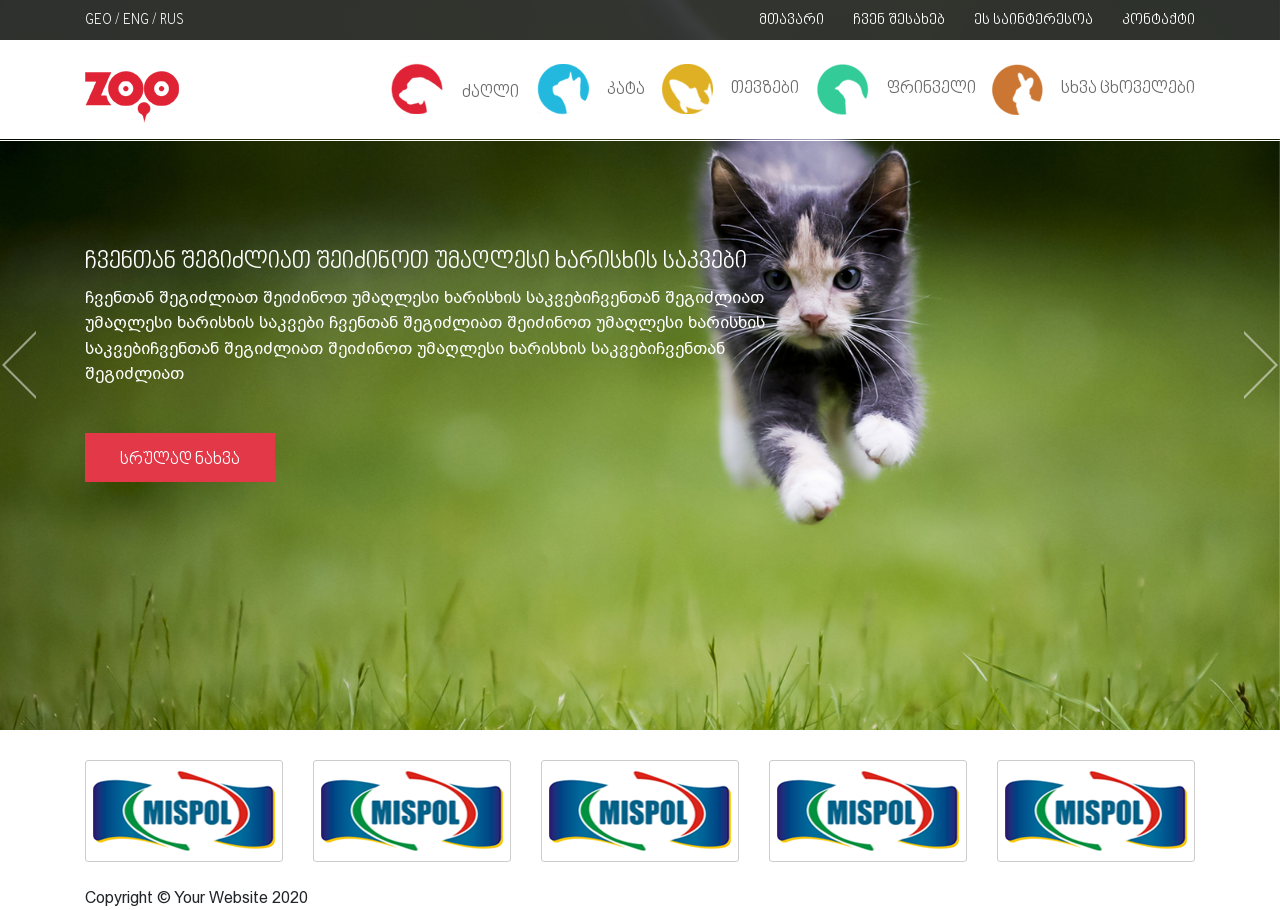
<file: Zoo City/index.html>
<!DOCTYPE html>
<html lang="en">

<head>

  <meta charset="utf-8">
  <meta name="viewport" content="width=device-width, initial-scale=1, shrink-to-fit=no">
  <meta name="description" content="">
  <meta name="author" content="">

  <title>Modern Business - Start Bootstrap Template</title>
  <link rel="stylesheet" href="https://cdn.jsdelivr.net/npm/bootstrap-icons@1.4.1/font/bootstrap-icons.css">
  <!-- Bootstrap core CSS -->
  <link href=" css/bootstrap.min.css" rel="stylesheet">
  <link rel="stylesheet"  href="https://cdnjs.cloudflare.com/ajax/libs/animate.css/4.1.1/animate.min.css"
/>
  <!-- Custom styles for this template -->
  <link href="css/style.css" rel="stylesheet">

</head>

<body>

    <nav class="z-in sub-nav position-absolute">
        <div class="container">
            <div class="row">
                <div class="col-md-3">
                    <ul class="list-inline leng mb-0">
                        <li class="list-inline-item"><a href="">GEO /</a></li>
                        <li class="list-inline-item"><a href="">ENG /</a></li>
                        <li class="list-inline-item"><a href="">RUS</a></li>
                      </ul>
                </div>
                <div class="col-md-9">
                    <ul class="list-inline text-right  menu  mb-0">
                        <li class="list-inline-item"><a href="">მთავარი</a></li>
                        <li class="list-inline-item"><a href="">ჩვენ შესახებ </a></li>
                        <li class="list-inline-item"><a href="">ეს საინტერესოა </a></li>
                        <li class="list-inline-item"><a href="">კონტაქტი </a></li>
                      </ul>
                </div>
            </div>
        </div>
    </nav>

  <!-- Navigation -->
  <nav class="z-in navbar position-absolute navbar-expand-lg   bg-white  ">
    <div class="container">
      <a class="navbar-brand" href="">
          <img src="img/logo.png" alt="" class="logo">
      </a>
      <button class="navbar-toggler navbar-toggler-right" type="button" data-toggle="collapse" data-target="#navbarResponsive" aria-controls="navbarResponsive" aria-expanded="false" aria-label="Toggle navigation">
        <i class="bi bi-view-list"></i>
      </button>
      <div class="collapse navbar-collapse" id="navbarResponsive">
        <ul class="navbar-nav ml-auto">
          <li class="nav-item dropdown">
            <a class="nav-link dropdown-toggle animate__animated" href="#" id="navbarDropdownPortfolio" data-toggle="dropdown" aria-haspopup="true" aria-expanded="false">
             <img src="img/dog.png" alt=""> 
             ძაღლი
            </a>
            <div class="dropdown-menu dropdown-menu-left" aria-labelledby="navbarDropdownPortfolio">
              <a class="dropdown-item" href=" ">საკვები</a>
              <a class="dropdown-item" href="">სასუსნავი & ძვლები</a>
              <a class="dropdown-item" href=" ">აქსესუარები</a>
              <a class="dropdown-item" href="">პრემარატები</a>
 
            </div>
          </li>
          <li class="nav-item dropdown">
            <a class="nav-link dropdown-toggle" href="#" id="navbarDropdownPortfolio" data-toggle="dropdown" aria-haspopup="true" aria-expanded="false">
                <img src="img/cat.png" alt=""> 
                კატა
            </a>
            <div class="dropdown-menu dropdown-menu-left" aria-labelledby="navbarDropdownPortfolio">
              <a class="dropdown-item" href=" ">საკვები</a>
              <a class="dropdown-item" href="">სასუსნავი & ძვლები</a>
              <a class="dropdown-item" href=" ">აქსესუარები</a>
              <a class="dropdown-item" href="">პრემარატები</a>
            </div>
          </li>
          <li class="nav-item dropdown">
            <a class="nav-link dropdown-toggle" href="#" id="navbarDropdownPortfolio" data-toggle="dropdown" aria-haspopup="true" aria-expanded="false">
                <img src="img/fish.png" alt=""> 
                თევზები
            </a>
            <div class="dropdown-menu dropdown-menu-left" aria-labelledby="navbarDropdownPortfolio">
              <a class="dropdown-item" href=" ">საკვები</a>
              <a class="dropdown-item" href="">სასუსნავი & ძვლები</a>
              <a class="dropdown-item" href=" ">აქსესუარები</a>
              <a class="dropdown-item" href="">პრემარატები</a>
            </div>
          </li>
          <li class="nav-item dropdown">
            <a class="nav-link dropdown-toggle" href="#" id="navbarDropdownBlog" data-toggle="dropdown" aria-haspopup="true" aria-expanded="false">
                <img src="img/bird.png" alt=""> 
                ფრინველი
            </a>
            <div class="dropdown-menu dropdown-menu-left" aria-labelledby="navbarDropdownBlog">
              <a class="dropdown-item" href=" ">საკვები</a>
              <a class="dropdown-item" href="">სასუსნავი & ძვლები</a>
              <a class="dropdown-item" href=" ">აქსესუარები</a>
              <a class="dropdown-item" href="">პრემარატები</a>
            </div>
          </li>
          <li class="nav-item dropdown">
            <a class="nav-link dropdown-toggle pr-0" href="#" id="navbarDropdownPages" data-toggle="dropdown" aria-haspopup="true" aria-expanded="false">
                <img src="img/rabb.png" alt=""> 
                სხვა ცხოველები
            </a>
            <div class="dropdown-menu dropdown-menu-left" aria-labelledby="navbarDropdownPages">
             
              <a class="dropdown-item" href=" ">საკვები</a>
              <a class="dropdown-item" href="">სასუსნავი & ძვლები</a>
              <a class="dropdown-item" href=" ">აქსესუარები</a>
              <a class="dropdown-item" href="">პრემარატები</a>
            </div>
          </li>
        </ul>
      </div>
    </div>
  </nav>

  <header>
    <div id="carouselExampleIndicators" class="carousel slide carousel-fade" data-ride="carousel">
  
      <div class="carousel-inner" role="listbox">
        <!-- Slide One - Set the background image for this slide in the line below -->
        <div class="carousel-item animate__animated animate__jackInTheBox  active" data-src="img/slider.png" style="background-image: url('img/loading.gif')">
        <div class="container h-100">
           <div class="row h-100 align-items-center">
            <div class="carousel-capt animate__animated animate__jackInTheBox  col-md-8 d-none d-md-block">
            <h3>ჩვენთან შეგიძლიათ შეიძინოთ უმაღლესი ხარისხის საკვები</h3>
            <p>ჩვენთან შეგიძლიათ შეიძინოთ უმაღლესი ხარისხის საკვებიჩვენთან შეგიძლიათ 
              უმაღლესი ხარისხის საკვები
              ჩვენთან შეგიძლიათ შეიძინოთ უმაღლესი ხარისხის საკვებიჩვენთან 
              შეგიძლიათ შეიძინოთ უმაღლესი ხარისხის საკვებიჩვენთან შეგიძლიათ </p>
              <a href="">სრულად ნახვა</a>
          </div>
         </div>
        </div>
        </div>

        <div class="carousel-item animate__animated animate__jackInTheBox" data-src="https://wallpaperaccess.com/full/200959.jpg" style="background-image: url('img/loading.gif')">
          <div class="container h-100">
             <div class="row h-100 align-items-center">
              <div class="carousel-capt animate__animated animate__jackInTheBox col-md-8 d-none d-md-block">
              <h3>ჩვენთან შეგიძლიათ შეიძინოთ უმაღლესი ხარისხის საკვები</h3>
              <p>ჩვენთან შეგიძლიათ შეიძინოთ უმაღლესი ხარისხის საკვებიჩვენთან შეგიძლიათ 
                უმაღლესი ხარისხის საკვები
                ჩვენთან შეგიძლიათ შეიძინოთ უმაღლესი ხარისხის საკვებიჩვენთან 
                შეგიძლიათ შეიძინოთ უმაღლესი ხარისხის საკვებიჩვენთან შეგიძლიათ </p>
                <a href="">სრულად ნახვა</a>
            </div>
           </div>
          </div>
          </div>


          <div class="carousel-item animate__animated animate__jackInTheBox" data-src="https://wallpaperaccess.com/full/215112.jpg" style="background-image: url('img/loading.gif')">
            <div class="container h-100">
               <div class="row h-100 align-items-center">
                <div class="carousel-capt animate__animated animate__jackInTheBox col-md-8 d-none d-md-block">
                <h3>ჩვენთან შეგიძლიათ შეიძინოთ უმაღლესი ხარისხის საკვები</h3>
                <p>ჩვენთან შეგიძლიათ შეიძინოთ უმაღლესი ხარისხის საკვებიჩვენთან შეგიძლიათ 
                  უმაღლესი ხარისხის საკვები
                  ჩვენთან შეგიძლიათ შეიძინოთ უმაღლესი ხარისხის საკვებიჩვენთან 
                  შეგიძლიათ შეიძინოთ უმაღლესი ხარისხის საკვებიჩვენთან შეგიძლიათ </p>
                  <a href="">სრულად ნახვა</a>
              </div>
             </div>
            </div>
            </div>


            <div class="carousel-item animate__animated animate__jackInTheBox" data-src="https://i.pinimg.com/originals/cd/7b/5c/cd7b5c8d4687b5c98a445127926a56e2.jpg" style="background-image: url('img/loading.gif')">
              <div class="container h-100">
                 <div class="row h-100 align-items-center">
                  <div class="carousel-capt animate__animated animate__jackInTheBox col-md-8 d-none d-md-block">
                  <h3>ჩვენთან შეგიძლიათ შეიძინოთ უმაღლესი ხარისხის საკვები</h3>
                  <p>ჩვენთან შეგიძლიათ შეიძინოთ უმაღლესი ხარისხის საკვებიჩვენთან შეგიძლიათ 
                    უმაღლესი ხარისხის საკვები
                    ჩვენთან შეგიძლიათ შეიძინოთ უმაღლესი ხარისხის საკვებიჩვენთან 
                    შეგიძლიათ შეიძინოთ უმაღლესი ხარისხის საკვებიჩვენთან შეგიძლიათ </p>
                    <a href="">სრულად ნახვა</a>
                </div>
               </div>
              </div>
              </div>

              <div class="carousel-item animate__animated animate__jackInTheBox" data-src="https://www.teahub.io/photos/full/32-324360_desktop-wallpapers-hd-3d-full-screen-nature-desktop.jpg" style="background-image: url('img/loading.gif')">
                <div class="container h-100">
                   <div class="row h-100 align-items-center">
                    <div class="carousel-capt animate__animated animate__jackInTheBox col-md-8 d-none d-md-block">
                    <h3>ჩვენთან შეგიძლიათ შეიძინოთ უმაღლესი ხარისხის საკვები</h3>
                    <p>ჩვენთან შეგიძლიათ შეიძინოთ უმაღლესი ხარისხის საკვებიჩვენთან შეგიძლიათ 
                      უმაღლესი ხარისხის საკვები
                      ჩვენთან შეგიძლიათ შეიძინოთ უმაღლესი ხარისხის საკვებიჩვენთან 
                      შეგიძლიათ შეიძინოთ უმაღლესი ხარისხის საკვებიჩვენთან შეგიძლიათ </p>
                      <a href="">სრულად ნახვა</a>
                  </div>
                 </div>
                </div>
                </div>

                
              <div class="carousel-item animate__animated animate__jackInTheBox" data-src="https://newevolutiondesigns.com/images/freebies/hd-wallpaper-49.jpg" style="background-image: url('img/loading.gif')">
                <div class="container h-100">
                   <div class="row h-100 align-items-center">
                    <div class="carousel-capt animate__animated animate__jackInTheBox col-md-8 d-none d-md-block">
                    <h3>ჩვენთან შეგიძლიათ შეიძინოთ უმაღლესი ხარისხის საკვები</h3>
                    <p>ჩვენთან შეგიძლიათ შეიძინოთ უმაღლესი ხარისხის საკვებიჩვენთან შეგიძლიათ 
                      უმაღლესი ხარისხის საკვები
                      ჩვენთან შეგიძლიათ შეიძინოთ უმაღლესი ხარისხის საკვებიჩვენთან 
                      შეგიძლიათ შეიძინოთ უმაღლესი ხარისხის საკვებიჩვენთან შეგიძლიათ </p>
                      <a href="">სრულად ნახვა</a>
                  </div>
                 </div>
                </div>
                </div>

                <div class="carousel-item animate__animated animate__jackInTheBox" data-src="https://newevolutiondesigns.com/images/freebies/hd-wallpaper-1.jpg" style="background-image: url('img/loading.gif')">
                  <div class="container h-100">
                     <div class="row h-100 align-items-center">
                      <div class="carousel-capt animate__animated animate__jackInTheBox col-md-8 d-none d-md-block">
                      <h3>ჩვენთან შეგიძლიათ შეიძინოთ უმაღლესი ხარისხის საკვები</h3>
                      <p>ჩვენთან შეგიძლიათ შეიძინოთ უმაღლესი ხარისხის საკვებიჩვენთან შეგიძლიათ 
                        უმაღლესი ხარისხის საკვები
                        ჩვენთან შეგიძლიათ შეიძინოთ უმაღლესი ხარისხის საკვებიჩვენთან 
                        შეგიძლიათ შეიძინოთ უმაღლესი ხარისხის საკვებიჩვენთან შეგიძლიათ </p>
                        <a href="">სრულად ნახვა</a>
                    </div>
                   </div>
                  </div>
                  </div>
  
      </div>
      <a class="carousel-control-prev" href="#carouselExampleIndicators" role="button" data-slide="prev">
       <img src="img/left.png" alt="">
      </a>
      <a class="carousel-control-next" href="#carouselExampleIndicators" role="button" data-slide="next">
        <img src="img/right.png" alt="">
      </a>
    </div>
  </header>

  <!-- Page Content -->
  <div class="container sponsor  ">
   <div class="row">
    <div class="col-md">
      <img src="img/spons.png" class="img-fluid w-100 myimg" alt="">
    </div>
    <div class="col-md">
      <img src="img/spons.png" class="img-fluid w-100 myimg" alt="">
    </div>
    <div class="col-md">
      <img src="img/spons.png" class="img-fluid w-100 myimg" alt="">
    </div>
    <div class="col-md">
      <img src="img/spons.png" class="img-fluid w-100 myimg" alt="">
    </div>
    <div class="col-md">
      <img src="img/spons.png" class="img-fluid w-100 myimg" alt="">
    </div>
   </div>
  </div>
  <!-- /.container -->

 
  <footer class="mt-4">
    <div class="container">
      <div class="row">
        <div class="col-md-6"> <p class="m-0 text-left">Copyright &copy; Your Website 2020</p></div>
        <div class="col-md-6"> <p class="m-0 text-right"></p></div>
      </div>
      
    </div>
 
  </footer> 

  <!-- Bootstrap core JavaScript -->
  <script src="js/jquery.min.js"></script>
  <script src="js/bootstrap.bundle.min.js"></script>

</body>

<script>
  var hov = document.querySelectorAll(".nav-item a")[0];

  hov.addEventListener("mouseenter", function () {
     this.classList.add("animate__flipInX");
  });

  hov.addEventListener("mouseleave", function () {
     this.classList.remove("animate__flipInX");
  });

  let caruselimg = document.querySelectorAll('.carousel-item');

  window.onload = function(){
    caruselimg.forEach(el => {
   let img = el.getAttribute('data-src');
   el.style.backgroundImage = `url(${img})`;
  })
  }

let myimg = document.querySelectorAll('.myimg');

myimg.forEach(imgs =>{
  imgs.onload = function(){
    console.log("ფოტო ჩაიტვირთა")
  }
})

</script>

</html>
</file>
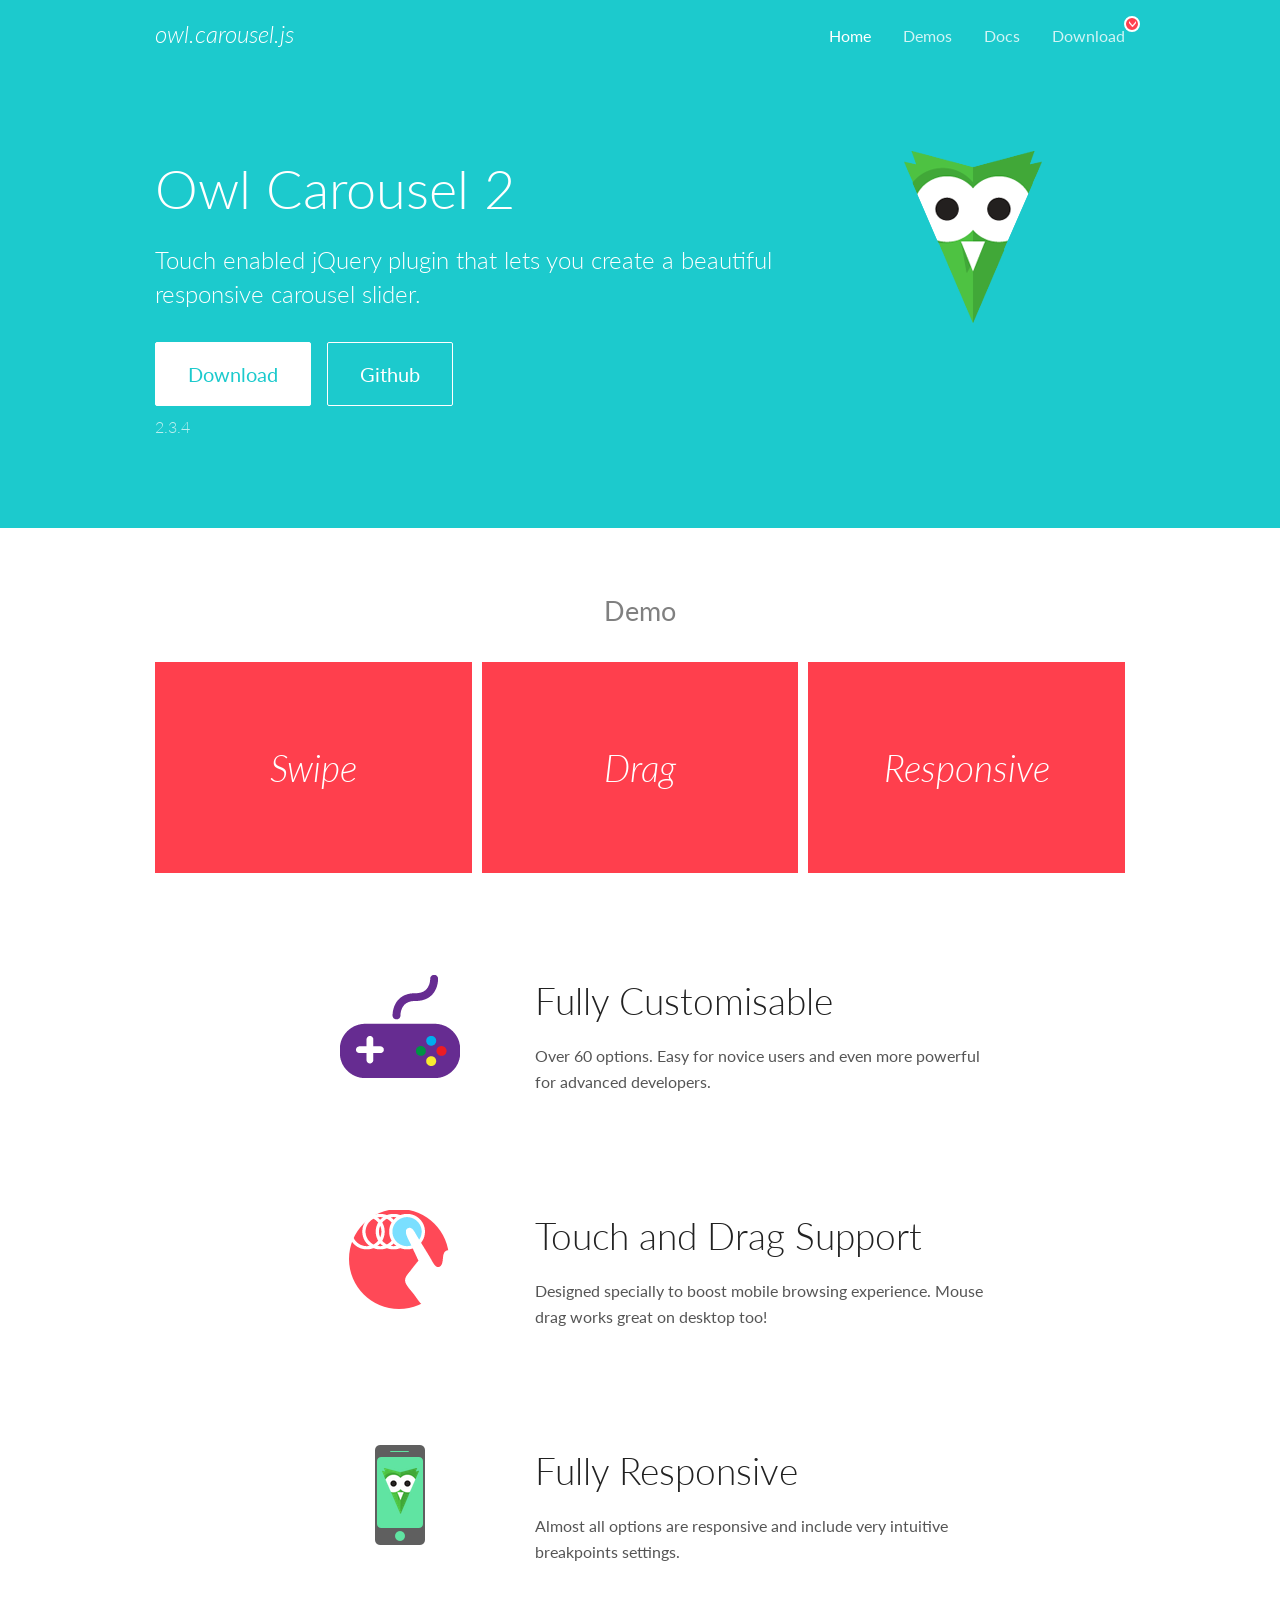
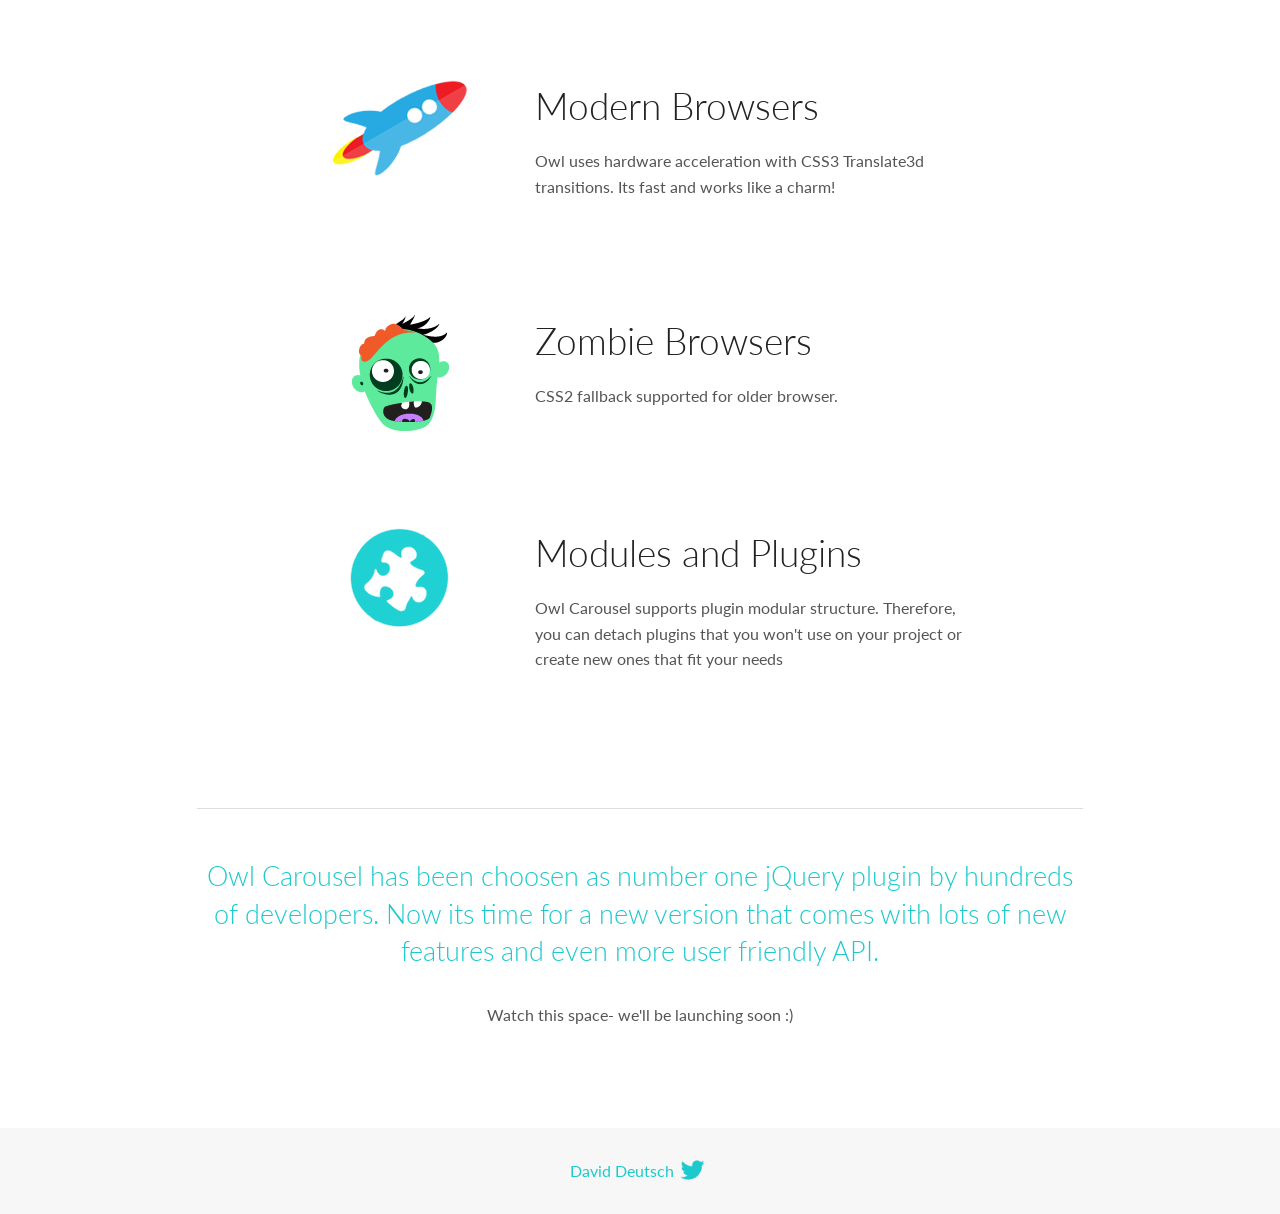
<file: Zoo City/node_modules/owl.carousel/docs/index.html>
<!DOCTYPE html>
<html lang="en">
  <head>

    <!-- head -->
    <meta charset="utf-8">
    <meta name="msapplication-tap-highlight" content="no" />
    <meta name="viewport" content="width=device-width, initial-scale=1.0" />
    <meta name="description" content="Touch enabled jQuery plugin that lets you create beautiful responsive carousel slider.">
    <meta name="author" content="David Deutsch">
    <title>
      Home | Owl Carousel | 2.3.4
    </title>

    <!-- Stylesheets -->
    <link href='https://fonts.googleapis.com/css?family=Lato:300,400,700,400italic,300italic' rel='stylesheet' type='text/css'>
    <link rel="stylesheet" href="assets/css/docs.theme.min.css">

    <!-- Owl Stylesheets -->
    <link rel="stylesheet" href="assets/owlcarousel/assets/owl.carousel.min.css">
    <link rel="stylesheet" href="assets/owlcarousel/assets/owl.theme.default.min.css">

    <!-- HTML5 shim and Respond.js IE8 support of HTML5 elements and media queries -->

    <!--[if lt IE 9]>
      <script src="https://oss.maxcdn.com/libs/html5shiv/3.7.0/html5shiv.js"></script>
      <script src="https://oss.maxcdn.com/libs/respond.js/1.3.0/respond.min.js"></script>
    <![endif]-->

    <!-- Favicons -->
    <link rel="apple-touch-icon-precomposed" sizes="144x144" href="assets/ico/apple-touch-icon-144-precomposed.png">
    <link rel="shortcut icon" href="assets/ico/favicon.png">
    <link rel="shortcut icon" href="favicon.ico">

    <!-- Yeah i know js should not be in header. Its required for demos.-->

    <!-- javascript -->
    <script src="assets/vendors/jquery.min.js"></script>
    <script src="assets/owlcarousel/owl.carousel.js"></script>
  </head>
  <body>

    <!-- header -->
    <header class="header">
      <div class="row">
        <div class="large-12 columns">
          <div class="brand left">
            <h3>
              <a href="/OwlCarousel2/">owl.carousel.js</a> 
            </h3>
          </div>
          <a id="toggle-nav" class="right">
            <span></span> <span></span> <span></span> 
          </a> 
          <div class="nav-bar">
            <ul class="clearfix">
              <li class="active">
                <a href="/OwlCarousel2/index.html">Home</a> 
              </li>
              <li> <a href="/OwlCarousel2/demos/demos.html">Demos</a>  </li>
              <li> <a href="/OwlCarousel2/docs/started-welcome.html">Docs</a>  </li>
              <li>
                <a href="https://github.com/OwlCarousel2/OwlCarousel2/archive/2.3.4.zip">Download</a> 
                <span class="download"></span> 
              </li>
            </ul>
          </div>
        </div>
      </div>
    </header>

    <!-- home panel -->
    <section id="hero">
      <div class="row">
        <div class="large-8 medium-8 columns">
          <h1>Owl Carousel 2</h1>
          <h4>Touch enabled jQuery plugin that lets you create a beautiful responsive carousel slider.</h4>
          <a href="https://github.com/OwlCarousel2/OwlCarousel2/archive/2.3.4.zip" class="hero-button">Download</a> 
          <a href="https://github.com/OwlCarousel2/OwlCarousel2" class="hero-button outline">Github</a> 
          <p>2.3.4</p>
        </div>
        <div class="large-4 medium-4 columns">
          <img class="owl-logo" src="assets/img/owl-logo.png" alt="mr. Owl">
        </div>
      </div>
    </section>

    <!-- body -->
    <div class="home-demo">
      <div class="row">
        <div class="large-12 columns">
          <h3>Demo</h3>
          <div class="owl-carousel">
            <div class="item">
              <h2>Swipe</h2>
            </div>
            <div class="item">
              <h2>Drag</h2>
            </div>
            <div class="item">
              <h2>Responsive</h2>
            </div>
            <div class="item">
              <h2>CSS3</h2>
            </div>
            <div class="item">
              <h2>Fast</h2>
            </div>
            <div class="item">
              <h2>Easy</h2>
            </div>
            <div class="item">
              <h2>Free</h2>
            </div>
            <div class="item">
              <h2>Upgradable</h2>
            </div>
            <div class="item">
              <h2>Tons of options</h2>
            </div>
            <div class="item">
              <h2>Infinity</h2>
            </div>
            <div class="item">
              <h2>Auto Width</h2>
            </div>
          </div>
        </div>
      </div>
    </div>
    <script>
      var owl = $('.owl-carousel');
      owl.owlCarousel({
        margin: 10,
        loop: true,
        responsive: {
          0: {
            items: 1
          },
          600: {
            items: 2
          },
          1000: {
            items: 3
          }
        }
      })
    </script>

    <!-- features -->
    <div id="features">
      <div class="row">
        <div class="small-12 medium-9 small-centered columns">
          <section class="row feature">
            <div class="medium-4 small-12 columns">
              <img src="assets/img/feature-options.png" alt="">
            </div>
            <div class="medium-8 small-12 columns">
              <h2>Fully Customisable</h2>
              <p>Over 60 options. Easy for novice users and even more powerful for advanced developers.</p>
            </div>
          </section>
          <section class="row feature">
            <div class="medium-4 small-12 columns">
              <img src="assets/img/feature-drag.png" alt="">
            </div>
            <div class="medium-8 small-12 columns">
              <h2>Touch and Drag Support</h2>
              <p>Designed specially to boost mobile browsing experience. Mouse drag works great on desktop too!</p>
            </div>
          </section>
          <section class="row feature">
            <div class="medium-4 small-12 columns">
              <img src="assets/img/feature-responsive.png" alt="">
            </div>
            <div class="medium-8 small-12 columns">
              <h2>Fully Responsive</h2>
              <p>Almost all options are responsive and include very intuitive breakpoints settings.</p>
            </div>
          </section>
          <section class="row feature">
            <div class="medium-4 small-12 columns">
              <img src="assets/img/feature-modern.png" alt="">
            </div>
            <div class="medium-8 small-12 columns">
              <h2>Modern Browsers</h2>
              <p>Owl uses hardware acceleration with CSS3 Translate3d transitions. Its fast and works like a charm! </p>
            </div>
          </section>
          <section class="row feature">
            <div class="medium-4 small-12 columns">
              <img src="assets/img/feature-zombie.png" alt="">
            </div>
            <div class="medium-8 small-12 columns">
              <h2>Zombie Browsers</h2>
              <p>CSS2 fallback supported for older browser.</p>
            </div>
          </section>
          <section class="row feature">
            <div class="medium-4 small-12 columns">
              <img src="assets/img/feature-module.png" alt="">
            </div>
            <div class="medium-8 small-12 columns">
              <h2>Modules and Plugins</h2>
              <p>Owl Carousel supports plugin modular structure. Therefore, you can detach plugins that you won&#x27;t use on your project or create new ones that fit your needs</p>
            </div>
          </section>
        </div>
      </div>
    </div>

    <!-- footer -->
    <section id="teaser-text">
      <div class="row">
        <div class="small-12 medium-11 small-centered columns">
          <hr>
          <h3 id="owl-carousel-has-been-choosen-as-number-one-jquery-plugin-by-hundreds-of-developers-now-its-time-for-a-new-version-that-comes-with-lots-of-new-features-and-even-more-user-friendly-api-">Owl Carousel has been choosen as number one jQuery plugin by hundreds of developers. Now its time for a new version that comes with lots of new features and even more user friendly API.</h3>
          <p>Watch this space- we&#39;ll be launching soon :)</p>
        </div>
      </div>
    </section>

    <!-- footer -->
    <footer class="footer">
      <div class="row">
        <div class="large-12 columns">
          <h5>
            <a href="/OwlCarousel2/docs/support-contact.html">David Deutsch</a> 
            <a id="custom-tweet-button" href="https://twitter.com/share?url=https://github.com/OwlCarousel2/OwlCarousel2&text=Owl Carousel - This is so awesome! " target="_blank"></a> 
          </h5>
        </div>
      </div>
    </footer>

    <!-- vendors -->
    <script src="assets/vendors/highlight.js"></script>
    <script src="assets/js/app.js"></script>
  </body>
</html>
</file>
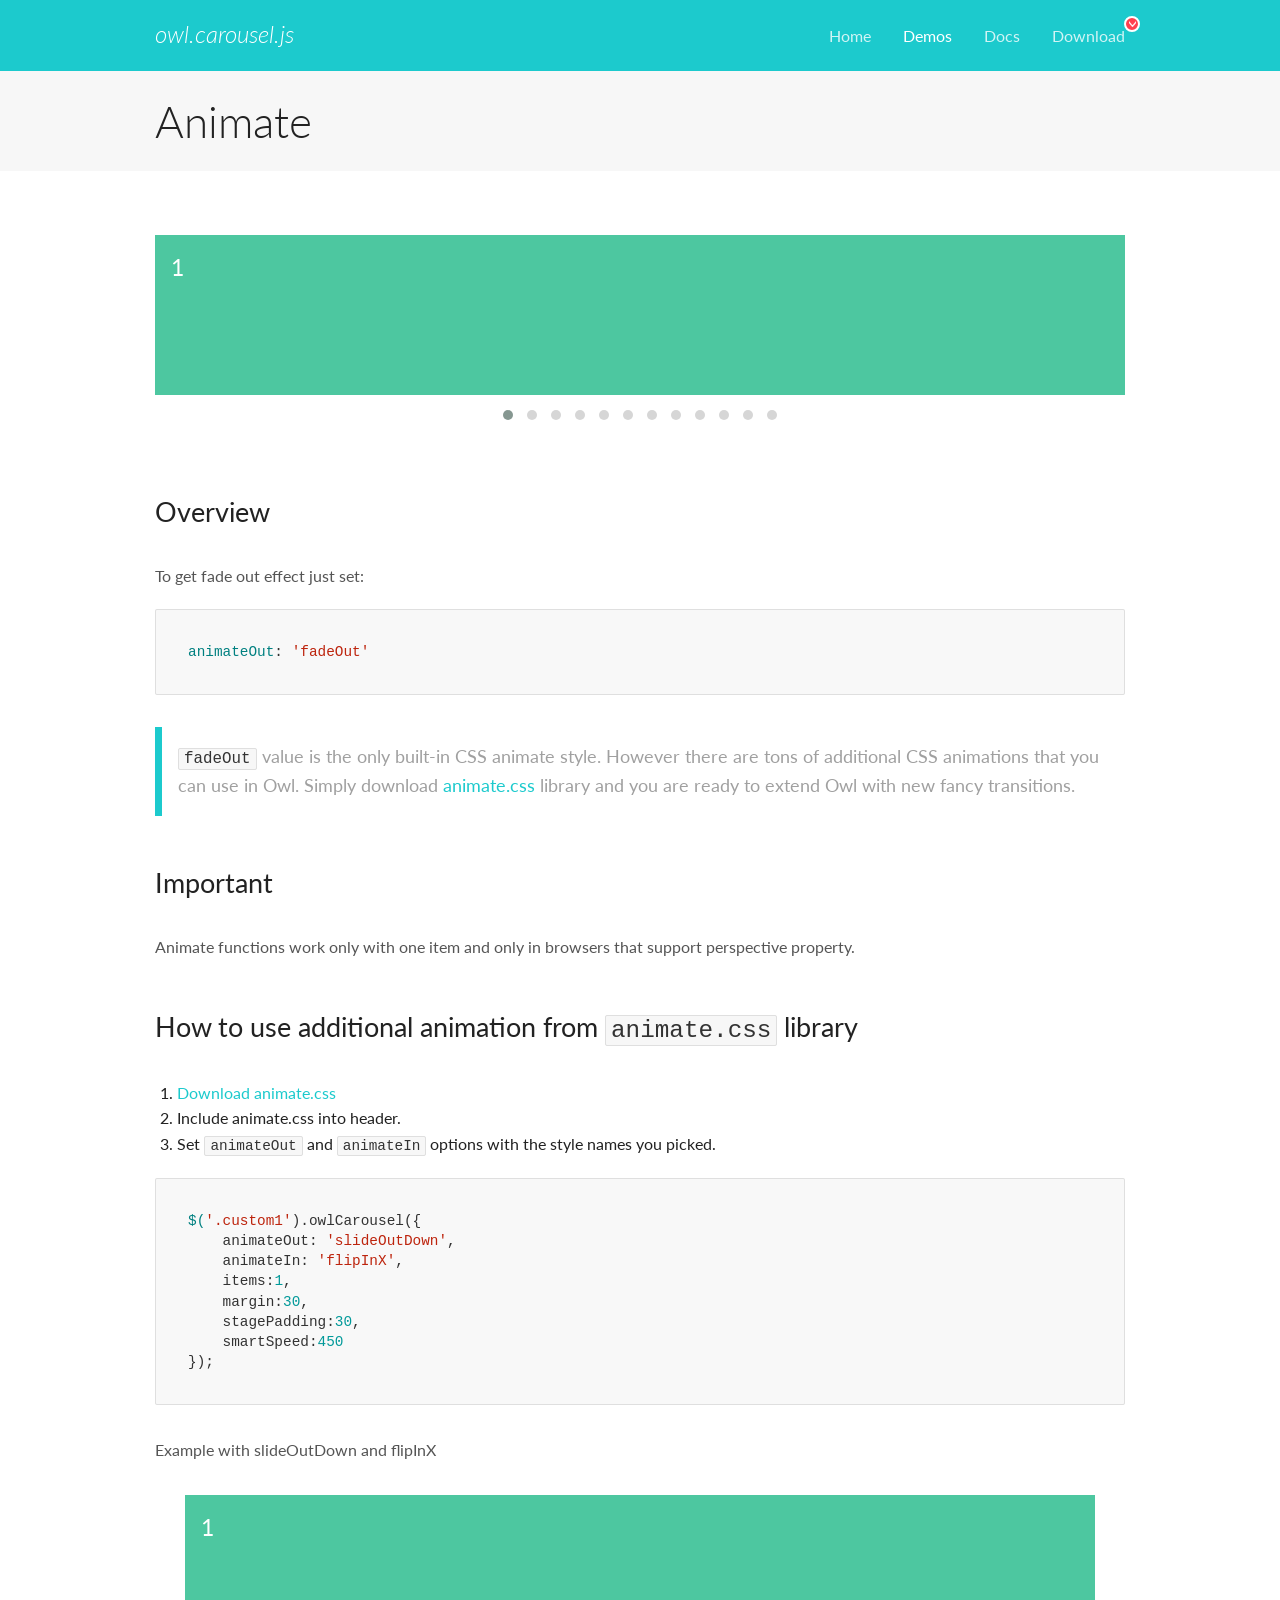
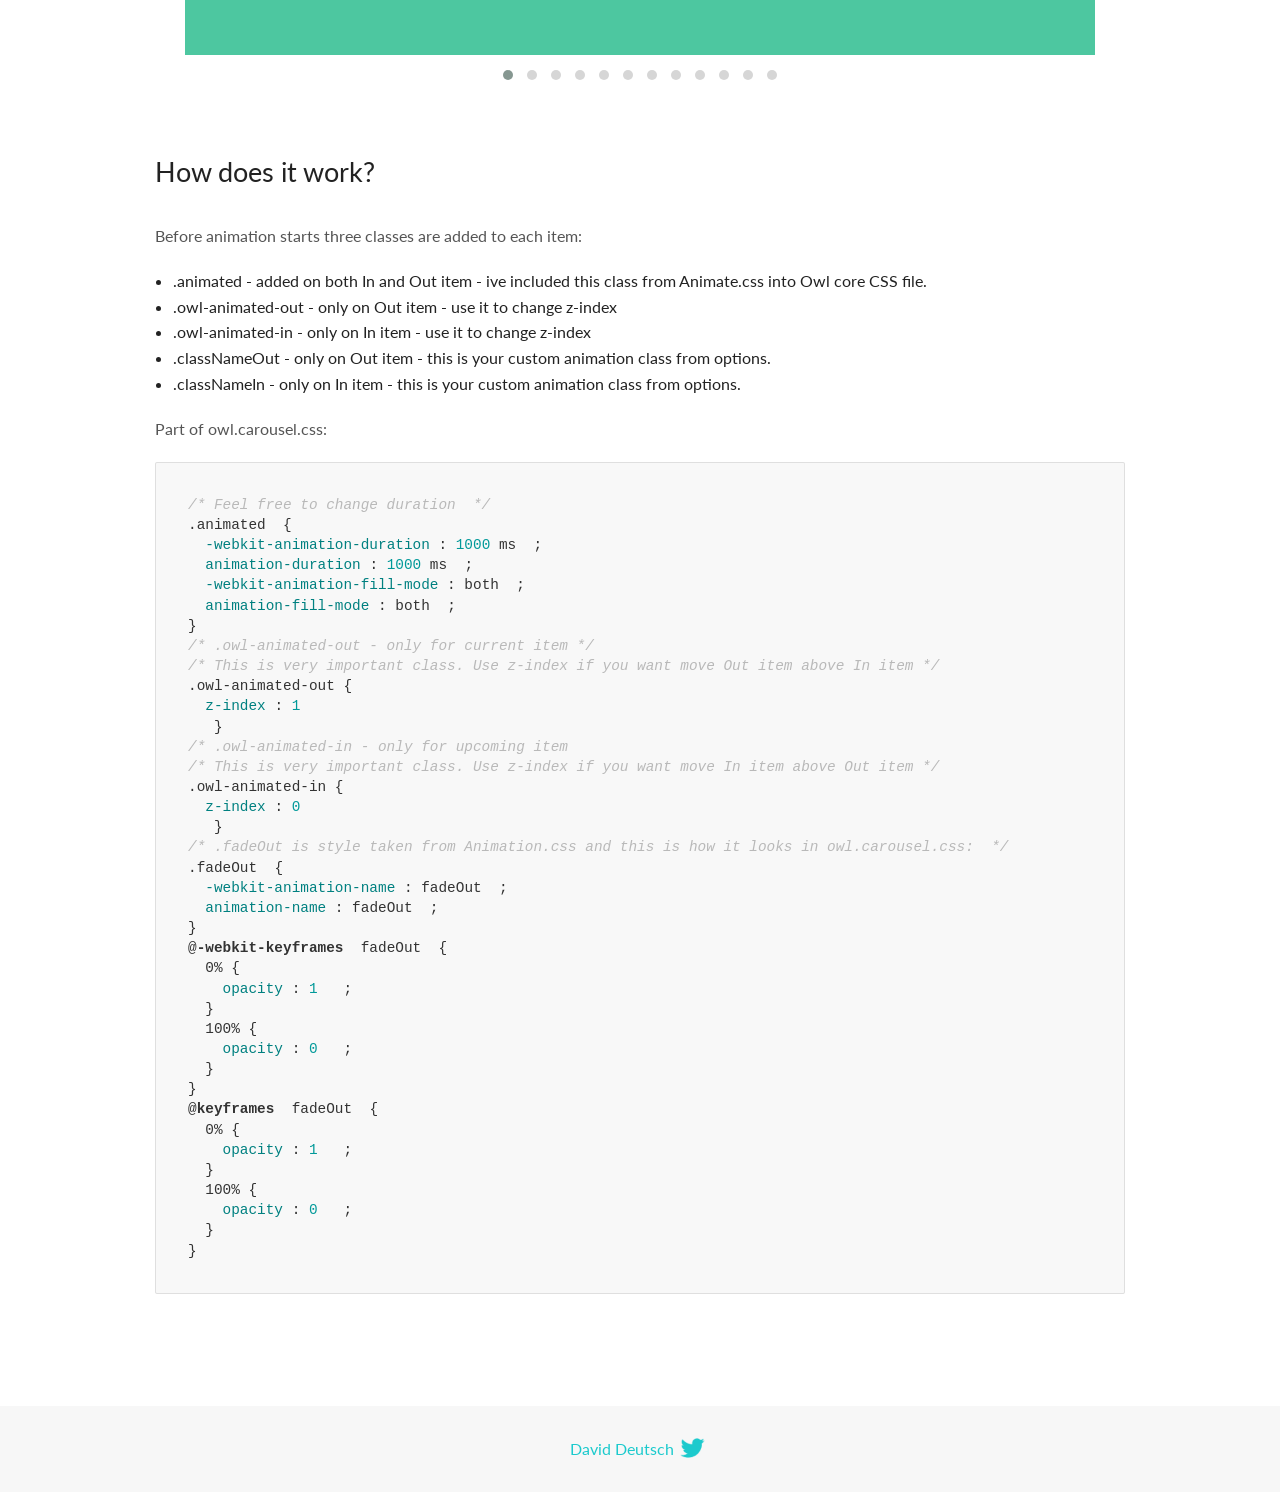
<file: Zoo City/node_modules/owl.carousel/docs/demos/animate.html>
<!DOCTYPE html>
<html lang="en">
  <head>

    <!-- head -->
    <meta charset="utf-8">
    <meta name="msapplication-tap-highlight" content="no" />
    <meta name="viewport" content="width=device-width, initial-scale=1.0" />
    <meta name="description" content="Animate carousel">
    <meta name="author" content="David Deutsch">
    <title>
      Animate Demo | Owl Carousel | 2.3.4
    </title>

    <!-- Stylesheets -->
    <link href='https://fonts.googleapis.com/css?family=Lato:300,400,700,400italic,300italic' rel='stylesheet' type='text/css'>
    <link rel="stylesheet" href="../assets/css/docs.theme.min.css">

    <!-- Owl Stylesheets -->
    <link rel="stylesheet" href="../assets/owlcarousel/assets/owl.carousel.min.css">
    <link rel="stylesheet" href="../assets/owlcarousel/assets/owl.theme.default.min.css">

    <!-- HTML5 shim and Respond.js IE8 support of HTML5 elements and media queries -->

    <!--[if lt IE 9]>
      <script src="https://oss.maxcdn.com/libs/html5shiv/3.7.0/html5shiv.js"></script>
      <script src="https://oss.maxcdn.com/libs/respond.js/1.3.0/respond.min.js"></script>
    <![endif]-->

    <!-- Favicons -->
    <link rel="apple-touch-icon-precomposed" sizes="144x144" href="../assets/ico/apple-touch-icon-144-precomposed.png">
    <link rel="shortcut icon" href="../assets/ico/favicon.png">
    <link rel="shortcut icon" href="favicon.ico">

    <!-- Yeah i know js should not be in header. Its required for demos.-->

    <!-- javascript -->
    <script src="../assets/vendors/jquery.min.js"></script>
    <script src="../assets/owlcarousel/owl.carousel.js"></script>
  </head>
  <body>

    <!-- header -->
    <header class="header">
      <div class="row">
        <div class="large-12 columns">
          <div class="brand left">
            <h3>
              <a href="/OwlCarousel2/">owl.carousel.js</a> 
            </h3>
          </div>
          <a id="toggle-nav" class="right">
            <span></span> <span></span> <span></span> 
          </a> 
          <div class="nav-bar">
            <ul class="clearfix">
              <li> <a href="/OwlCarousel2/index.html">Home</a>  </li>
              <li class="active">
                <a href="/OwlCarousel2/demos/demos.html">Demos</a> 
              </li>
              <li> <a href="/OwlCarousel2/docs/started-welcome.html">Docs</a>  </li>
              <li>
                <a href="https://github.com/OwlCarousel2/OwlCarousel2/archive/2.3.4.zip">Download</a> 
                <span class="download"></span> 
              </li>
            </ul>
          </div>
        </div>
      </div>
    </header>

    <!-- title -->
    <section class="title">
      <div class="row">
        <div class="large-12 columns">
          <h1>Animate</h1>
        </div>
      </div>
    </section>

    <!--  Demos -->
    <section id="demos">
      <div class="row">
        <div class="large-12 columns">
          <div class="fadeOut owl-carousel owl-theme">
            <div class="item">
              <h4>1</h4>
            </div>
            <div class="item">
              <h4>2</h4>
            </div>
            <div class="item">
              <h4>3</h4>
            </div>
            <div class="item">
              <h4>4</h4>
            </div>
            <div class="item">
              <h4>5</h4>
            </div>
            <div class="item">
              <h4>6</h4>
            </div>
            <div class="item">
              <h4>7</h4>
            </div>
            <div class="item">
              <h4>8</h4>
            </div>
            <div class="item">
              <h4>9</h4>
            </div>
            <div class="item">
              <h4>10</h4>
            </div>
            <div class="item">
              <h4>11</h4>
            </div>
            <div class="item">
              <h4>12</h4>
            </div>
          </div>
          <h3 id="overview">Overview</h3>
          <p>To get fade out effect just set:</p>
          <pre><code>animateOut: &#39;fadeOut&#39;</code></pre>
          <blockquote>
            <p><code>fadeOut</code> value is the only built-in CSS animate style. However there are tons of additional CSS animations that you can use in Owl. Simply download
              <a href="https://daneden.github.io/animate.css/">animate.css</a>  library and you are ready to extend Owl with new fancy transitions.</p>
          </blockquote>
          <h3 id="important">Important</h3>
          <p>Animate functions work only with one item and only in browsers that support perspective property.</p>
          <h3 id="how-to-use-additional-animation-from-animate-css-library">How to use additional animation from <code>animate.css</code> library</h3>
          <ol>
            <li> <a href="https://daneden.github.io/animate.css/">Download animate.css</a>  </li>
            <li>Include animate.css into header.</li>
            <li>Set <code>animateOut</code> and <code>animateIn</code> options with the style names you picked.</li>
          </ol>
          <pre><code>$(&#39;.custom1&#39;).owlCarousel({
    animateOut: &#39;slideOutDown&#39;,
    animateIn: &#39;flipInX&#39;,
    items:1,
    margin:30,
    stagePadding:30,
    smartSpeed:450
});</code></pre>
          <p>Example with slideOutDown and flipInX</p>
          <div class="custom1 owl-carousel owl-theme">
            <div class="item">
              <h4>1</h4>
            </div>
            <div class="item">
              <h4>2</h4>
            </div>
            <div class="item">
              <h4>3</h4>
            </div>
            <div class="item">
              <h4>4</h4>
            </div>
            <div class="item">
              <h4>5</h4>
            </div>
            <div class="item">
              <h4>6</h4>
            </div>
            <div class="item">
              <h4>7</h4>
            </div>
            <div class="item">
              <h4>8</h4>
            </div>
            <div class="item">
              <h4>9</h4>
            </div>
            <div class="item">
              <h4>10</h4>
            </div>
            <div class="item">
              <h4>11</h4>
            </div>
            <div class="item">
              <h4>12</h4>
            </div>
          </div>
          <h3 id="how-does-it-work-">How does it work?</h3>
          <p>Before animation starts three classes are added to each item:</p>
          <ul>
            <li>.animated - added on both In and Out item - ive included this class from Animate.css into Owl core CSS file.</li>
            <li>.owl-animated-out - only on Out item - use it to change z-index</li>
            <li>.owl-animated-in - only on In item - use it to change z-index</li>
            <li>.classNameOut - only on Out item - this is your custom animation class from options.</li>
            <li>.classNameIn - only on In item - this is your custom animation class from options.</li>
          </ul>
          <p>Part of owl.carousel.css:</p>
          <pre><code class="language-css"><span class="comment">/* Feel free to change duration  */</span> 
<span class="class">.animated</span>  <span class="rules">{
  <span class="rule"><span class="attribute">-webkit-animation-duration</span> :<span class="value"> <span class="number">1000</span> ms</span> </span> ;
  <span class="rule"><span class="attribute">animation-duration</span> :<span class="value"> <span class="number">1000</span> ms</span> </span> ;
  <span class="rule"><span class="attribute">-webkit-animation-fill-mode</span> :<span class="value"> both</span> </span> ;
  <span class="rule"><span class="attribute">animation-fill-mode</span> :<span class="value"> both</span> </span> ;
<span class="rule">}</span> </span> 
<span class="comment">/* .owl-animated-out - only for current item */</span> 
<span class="comment">/* This is very important class. Use z-index if you want move Out item above In item */</span> 
<span class="class">.owl-animated-out</span> <span class="rules">{
  <span class="rule"><span class="attribute">z-index</span> :<span class="value"> <span class="number">1</span> 
</span> </span> </span> }
<span class="comment">/* .owl-animated-in - only for upcoming item
/* This is very important class. Use z-index if you want move In item above Out item */</span> 
<span class="class">.owl-animated-in</span> <span class="rules">{
  <span class="rule"><span class="attribute">z-index</span> :<span class="value"> <span class="number">0</span> 
</span> </span> </span> }
<span class="comment">/* .fadeOut is style taken from Animation.css and this is how it looks in owl.carousel.css:  */</span> 
<span class="class">.fadeOut</span>  <span class="rules">{
  <span class="rule"><span class="attribute">-webkit-animation-name</span> :<span class="value"> fadeOut</span> </span> ;
  <span class="rule"><span class="attribute">animation-name</span> :<span class="value"> fadeOut</span> </span> ;
<span class="rule">}</span> </span> 
<span class="at_rule">@<span class="keyword">-webkit-keyframes</span>  fadeOut </span> {
  0% <span class="rules">{
    <span class="rule"><span class="attribute">opacity</span> :<span class="value"> <span class="number">1</span> </span> </span> ;
  <span class="rule">}</span> </span> 
  100% <span class="rules">{
    <span class="rule"><span class="attribute">opacity</span> :<span class="value"> <span class="number">0</span> </span> </span> ;
  <span class="rule">}</span> </span> 
}
<span class="at_rule">@<span class="keyword">keyframes</span>  fadeOut </span> {
  0% <span class="rules">{
    <span class="rule"><span class="attribute">opacity</span> :<span class="value"> <span class="number">1</span> </span> </span> ;
  <span class="rule">}</span> </span> 
  100% <span class="rules">{
    <span class="rule"><span class="attribute">opacity</span> :<span class="value"> <span class="number">0</span> </span> </span> ;
  <span class="rule">}</span> </span> 
}</code></pre>
          <link rel="stylesheet" href="../assets/css/animate.css">
          <script>
            jQuery(document).ready(function($) {
              $('.fadeOut').owlCarousel({
                items: 1,
                animateOut: 'fadeOut',
                loop: true,
                margin: 10,
              });
              $('.custom1').owlCarousel({
                animateOut: 'slideOutDown',
                animateIn: 'flipInX',
                items: 1,
                margin: 30,
                stagePadding: 30,
                smartSpeed: 450
              });
            });
          </script>
        </div>
      </div>
    </section>

    <!-- footer -->
    <footer class="footer">
      <div class="row">
        <div class="large-12 columns">
          <h5>
            <a href="/OwlCarousel2/docs/support-contact.html">David Deutsch</a> 
            <a id="custom-tweet-button" href="https://twitter.com/share?url=https://github.com/OwlCarousel2/OwlCarousel2&text=Owl Carousel - This is so awesome! " target="_blank"></a> 
          </h5>
        </div>
      </div>
    </footer>

    <!-- vendors -->
    <script src="../assets/vendors/highlight.js"></script>
    <script src="../assets/js/app.js"></script>
  </body>
</html>
</file>
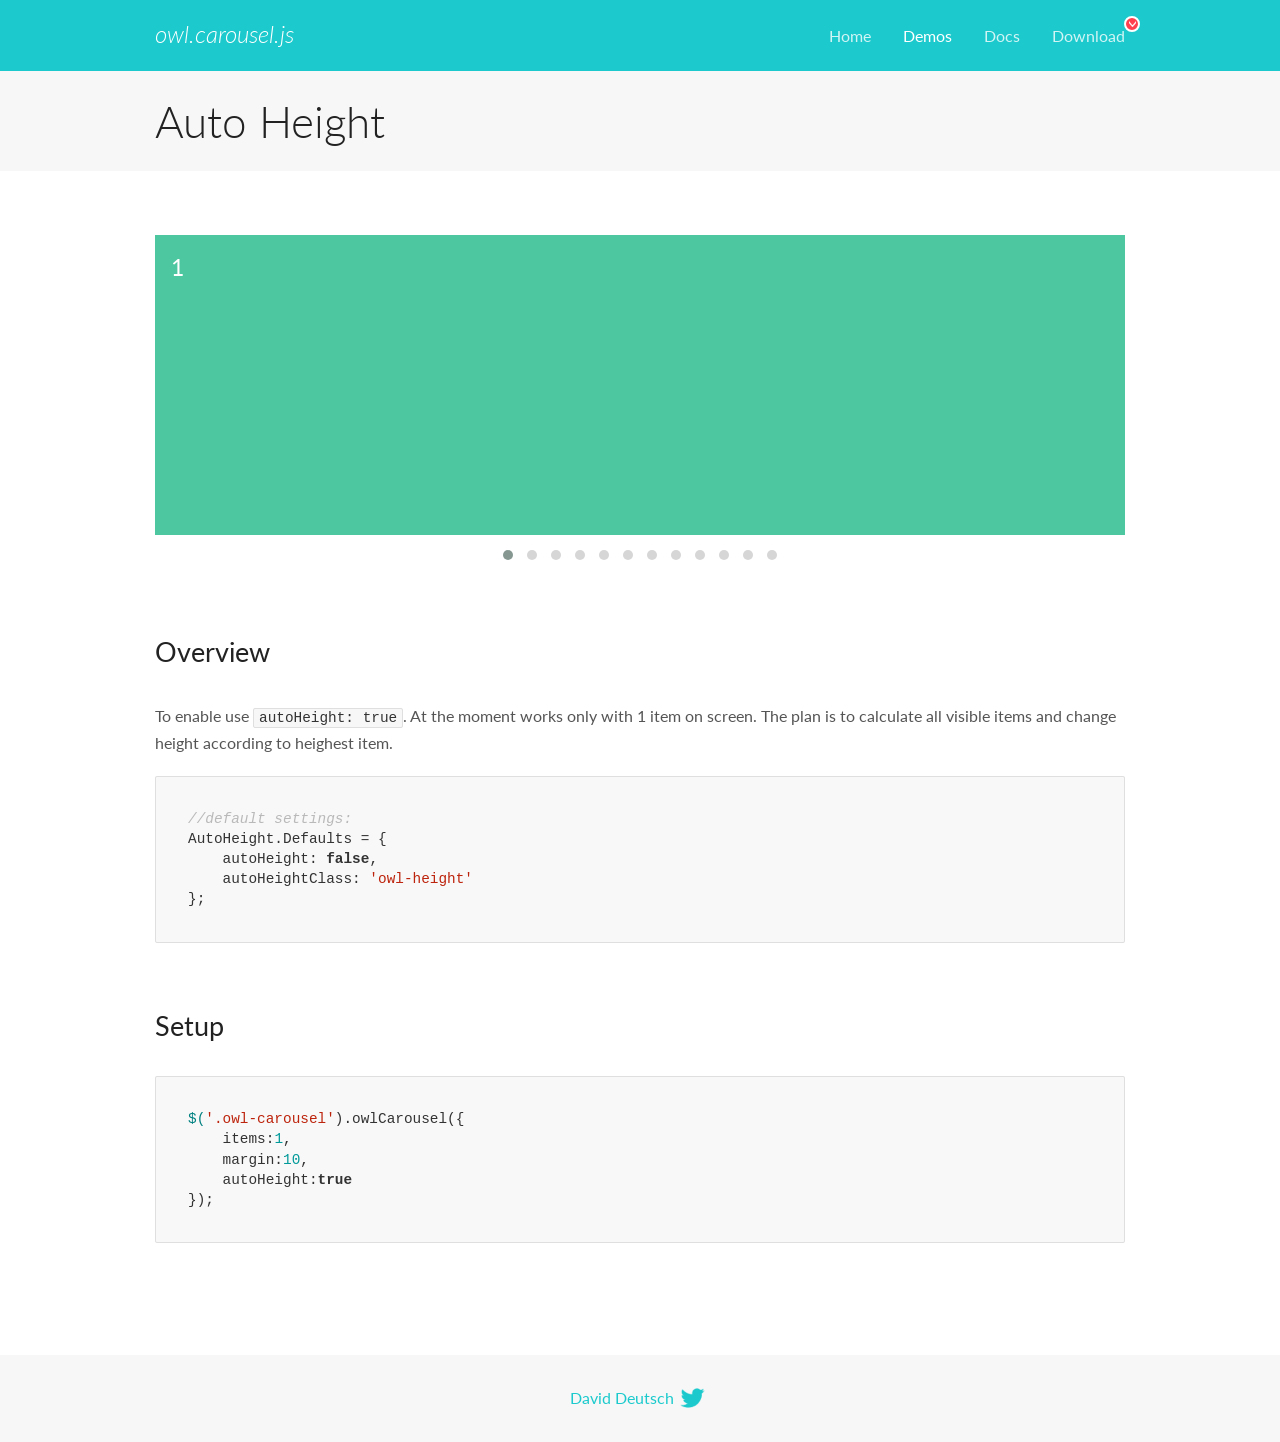
<file: Zoo City/node_modules/owl.carousel/docs/demos/autoheight.html>
<!DOCTYPE html>
<html lang="en">
  <head>

    <!-- head -->
    <meta charset="utf-8">
    <meta name="msapplication-tap-highlight" content="no" />
    <meta name="viewport" content="width=device-width, initial-scale=1.0" />
    <meta name="description" content="autoHeight usage demo">
    <meta name="author" content="David Deutsch">
    <title>
      Auto Height Demo | Owl Carousel | 2.3.4
    </title>

    <!-- Stylesheets -->
    <link href='https://fonts.googleapis.com/css?family=Lato:300,400,700,400italic,300italic' rel='stylesheet' type='text/css'>
    <link rel="stylesheet" href="../assets/css/docs.theme.min.css">

    <!-- Owl Stylesheets -->
    <link rel="stylesheet" href="../assets/owlcarousel/assets/owl.carousel.min.css">
    <link rel="stylesheet" href="../assets/owlcarousel/assets/owl.theme.default.min.css">

    <!-- HTML5 shim and Respond.js IE8 support of HTML5 elements and media queries -->

    <!--[if lt IE 9]>
      <script src="https://oss.maxcdn.com/libs/html5shiv/3.7.0/html5shiv.js"></script>
      <script src="https://oss.maxcdn.com/libs/respond.js/1.3.0/respond.min.js"></script>
    <![endif]-->

    <!-- Favicons -->
    <link rel="apple-touch-icon-precomposed" sizes="144x144" href="../assets/ico/apple-touch-icon-144-precomposed.png">
    <link rel="shortcut icon" href="../assets/ico/favicon.png">
    <link rel="shortcut icon" href="favicon.ico">

    <!-- Yeah i know js should not be in header. Its required for demos.-->

    <!-- javascript -->
    <script src="../assets/vendors/jquery.min.js"></script>
    <script src="../assets/owlcarousel/owl.carousel.js"></script>
  </head>
  <body>

    <!-- header -->
    <header class="header">
      <div class="row">
        <div class="large-12 columns">
          <div class="brand left">
            <h3>
              <a href="/OwlCarousel2/">owl.carousel.js</a> 
            </h3>
          </div>
          <a id="toggle-nav" class="right">
            <span></span> <span></span> <span></span> 
          </a> 
          <div class="nav-bar">
            <ul class="clearfix">
              <li> <a href="/OwlCarousel2/index.html">Home</a>  </li>
              <li class="active">
                <a href="/OwlCarousel2/demos/demos.html">Demos</a> 
              </li>
              <li> <a href="/OwlCarousel2/docs/started-welcome.html">Docs</a>  </li>
              <li>
                <a href="https://github.com/OwlCarousel2/OwlCarousel2/archive/2.3.4.zip">Download</a> 
                <span class="download"></span> 
              </li>
            </ul>
          </div>
        </div>
      </div>
    </header>

    <!-- title -->
    <section class="title">
      <div class="row">
        <div class="large-12 columns">
          <h1>Auto Height</h1>
        </div>
      </div>
    </section>

    <!--  Demos -->
    <section id="demos">
      <div class="row">
        <div class="large-12 columns">
          <div class="owl-carousel owl-theme">
            <div class="item" style="height:300px">
              <h4>1</h4>
            </div>
            <div class="item" style="height:100px">
              <h4>2</h4>
            </div>
            <div class="item" style="height:500px">
              <h4>3</h4>
            </div>
            <div class="item" style="height:250px">
              <h4>4</h4>
            </div>
            <div class="item" style="height:400px">
              <h4>5</h4>
            </div>
            <div class="item" style="height:500px">
              <h4>6</h4>
            </div>
            <div class="item" style="height:600px">
              <h4>7</h4>
            </div>
            <div class="item" style="height:400px">
              <h4>8</h4>
            </div>
            <div class="item" style="height:300px">
              <h4>9</h4>
            </div>
            <div class="item" style="height:350px">
              <h4>10</h4>
            </div>
            <div class="item" style="height:200px">
              <h4>11</h4>
            </div>
            <div class="item" style="height:150px">
              <h4>12</h4>
            </div>
          </div>
          <h3 id="overview">Overview</h3>
          <p>To enable use <code>autoHeight: true</code>. At the moment works only with 1 item on screen. The plan is to calculate all visible items and change height according to heighest item.</p>
          <pre><code>//default settings:
AutoHeight.Defaults = {
    autoHeight: false,
    autoHeightClass: &#39;owl-height&#39;
};</code></pre>
          <h3 id="setup">Setup</h3>
          <pre><code>$(&#39;.owl-carousel&#39;).owlCarousel({
    items:1,
    margin:10,
    autoHeight:true
});</code></pre>
          <script>
            $(document).ready(function() {
              $('.owl-carousel').owlCarousel({
                items: 1,
                margin: 10,
                autoHeight: true
              });
            })
          </script>
        </div>
      </div>
    </section>

    <!-- footer -->
    <footer class="footer">
      <div class="row">
        <div class="large-12 columns">
          <h5>
            <a href="/OwlCarousel2/docs/support-contact.html">David Deutsch</a> 
            <a id="custom-tweet-button" href="https://twitter.com/share?url=https://github.com/OwlCarousel2/OwlCarousel2&text=Owl Carousel - This is so awesome! " target="_blank"></a> 
          </h5>
        </div>
      </div>
    </footer>

    <!-- vendors -->
    <script src="../assets/vendors/highlight.js"></script>
    <script src="../assets/js/app.js"></script>
  </body>
</html>
</file>
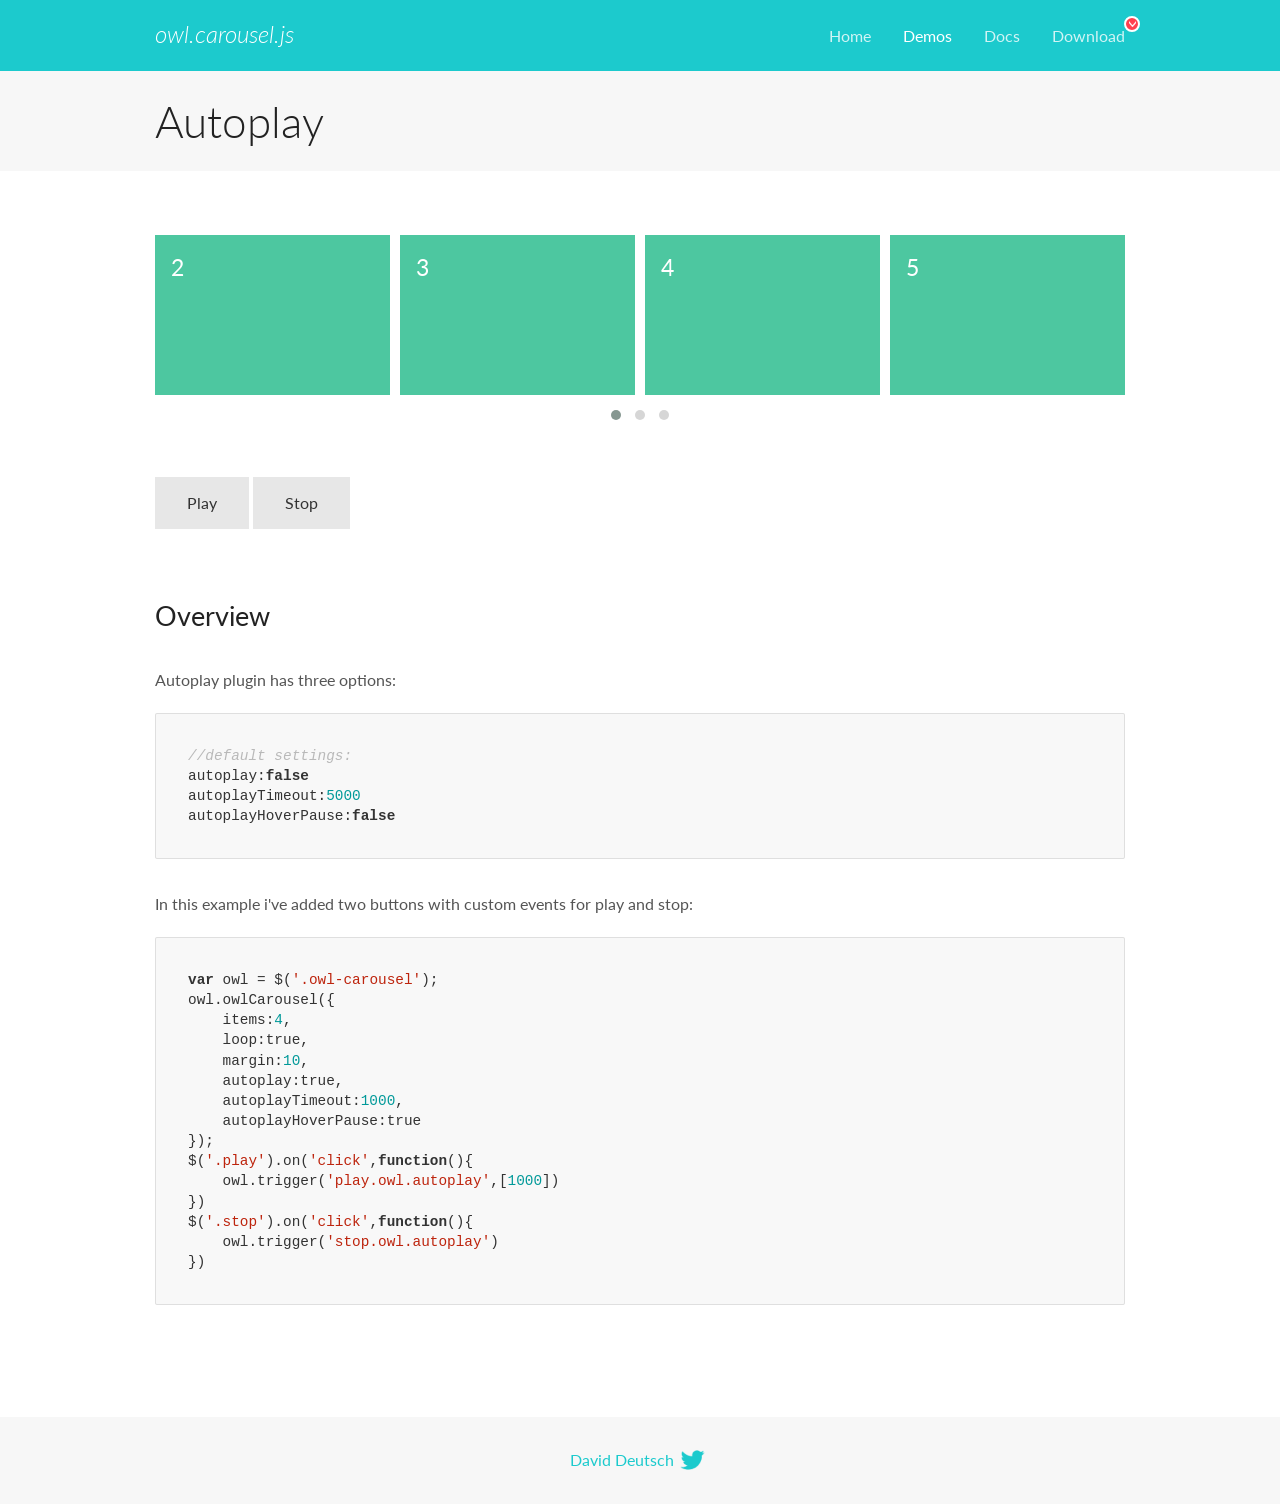
<file: Zoo City/node_modules/owl.carousel/docs/demos/autoplay.html>
<!DOCTYPE html>
<html lang="en">
  <head>

    <!-- head -->
    <meta charset="utf-8">
    <meta name="msapplication-tap-highlight" content="no" />
    <meta name="viewport" content="width=device-width, initial-scale=1.0" />
    <meta name="description" content="Autoplay usage demo">
    <meta name="author" content="David Deutsch">
    <title>
      Autoplay Demo | Owl Carousel | 2.3.4
    </title>

    <!-- Stylesheets -->
    <link href='https://fonts.googleapis.com/css?family=Lato:300,400,700,400italic,300italic' rel='stylesheet' type='text/css'>
    <link rel="stylesheet" href="../assets/css/docs.theme.min.css">

    <!-- Owl Stylesheets -->
    <link rel="stylesheet" href="../assets/owlcarousel/assets/owl.carousel.min.css">
    <link rel="stylesheet" href="../assets/owlcarousel/assets/owl.theme.default.min.css">

    <!-- HTML5 shim and Respond.js IE8 support of HTML5 elements and media queries -->

    <!--[if lt IE 9]>
      <script src="https://oss.maxcdn.com/libs/html5shiv/3.7.0/html5shiv.js"></script>
      <script src="https://oss.maxcdn.com/libs/respond.js/1.3.0/respond.min.js"></script>
    <![endif]-->

    <!-- Favicons -->
    <link rel="apple-touch-icon-precomposed" sizes="144x144" href="../assets/ico/apple-touch-icon-144-precomposed.png">
    <link rel="shortcut icon" href="../assets/ico/favicon.png">
    <link rel="shortcut icon" href="favicon.ico">

    <!-- Yeah i know js should not be in header. Its required for demos.-->

    <!-- javascript -->
    <script src="../assets/vendors/jquery.min.js"></script>
    <script src="../assets/owlcarousel/owl.carousel.js"></script>
  </head>
  <body>

    <!-- header -->
    <header class="header">
      <div class="row">
        <div class="large-12 columns">
          <div class="brand left">
            <h3>
              <a href="/OwlCarousel2/">owl.carousel.js</a> 
            </h3>
          </div>
          <a id="toggle-nav" class="right">
            <span></span> <span></span> <span></span> 
          </a> 
          <div class="nav-bar">
            <ul class="clearfix">
              <li> <a href="/OwlCarousel2/index.html">Home</a>  </li>
              <li class="active">
                <a href="/OwlCarousel2/demos/demos.html">Demos</a> 
              </li>
              <li> <a href="/OwlCarousel2/docs/started-welcome.html">Docs</a>  </li>
              <li>
                <a href="https://github.com/OwlCarousel2/OwlCarousel2/archive/2.3.4.zip">Download</a> 
                <span class="download"></span> 
              </li>
            </ul>
          </div>
        </div>
      </div>
    </header>

    <!-- title -->
    <section class="title">
      <div class="row">
        <div class="large-12 columns">
          <h1>Autoplay</h1>
        </div>
      </div>
    </section>

    <!--  Demos -->
    <section id="demos">
      <div class="row">
        <div class="large-12 columns">
          <div class="owl-carousel owl-theme">
            <div class="item">
              <h4>1</h4>
            </div>
            <div class="item">
              <h4>2</h4>
            </div>
            <div class="item">
              <h4>3</h4>
            </div>
            <div class="item">
              <h4>4</h4>
            </div>
            <div class="item">
              <h4>5</h4>
            </div>
            <div class="item">
              <h4>6</h4>
            </div>
            <div class="item">
              <h4>7</h4>
            </div>
            <div class="item">
              <h4>8</h4>
            </div>
            <div class="item">
              <h4>9</h4>
            </div>
            <div class="item">
              <h4>10</h4>
            </div>
            <div class="item">
              <h4>11</h4>
            </div>
            <div class="item">
              <h4>12</h4>
            </div>
          </div>
          <a class="button secondary play">Play</a> 
          <a class="button secondary stop">Stop</a> 
          <h3 id="overview">Overview</h3>
          <p>Autoplay plugin has three options:</p>
          <pre><code>//default settings:
autoplay:false
autoplayTimeout:5000
autoplayHoverPause:false</code></pre>
          <p>In this example i&#39;ve added two buttons with custom events for play and stop:</p>
          <pre><code>var owl = $(&#39;.owl-carousel&#39;);
owl.owlCarousel({
    items:4,
    loop:true,
    margin:10,
    autoplay:true,
    autoplayTimeout:1000,
    autoplayHoverPause:true
});
$(&#39;.play&#39;).on(&#39;click&#39;,function(){
    owl.trigger(&#39;play.owl.autoplay&#39;,[1000])
})
$(&#39;.stop&#39;).on(&#39;click&#39;,function(){
    owl.trigger(&#39;stop.owl.autoplay&#39;)
})</code></pre>
          <script>
            $(document).ready(function() {
              var owl = $('.owl-carousel');
              owl.owlCarousel({
                items: 4,
                loop: true,
                margin: 10,
                autoplay: true,
                autoplayTimeout: 1000,
                autoplayHoverPause: true
              });
              $('.play').on('click', function() {
                owl.trigger('play.owl.autoplay', [1000])
              })
              $('.stop').on('click', function() {
                owl.trigger('stop.owl.autoplay')
              })
            })
          </script>
        </div>
      </div>
    </section>

    <!-- footer -->
    <footer class="footer">
      <div class="row">
        <div class="large-12 columns">
          <h5>
            <a href="/OwlCarousel2/docs/support-contact.html">David Deutsch</a> 
            <a id="custom-tweet-button" href="https://twitter.com/share?url=https://github.com/OwlCarousel2/OwlCarousel2&text=Owl Carousel - This is so awesome! " target="_blank"></a> 
          </h5>
        </div>
      </div>
    </footer>

    <!-- vendors -->
    <script src="../assets/vendors/highlight.js"></script>
    <script src="../assets/js/app.js"></script>
  </body>
</html>
</file>
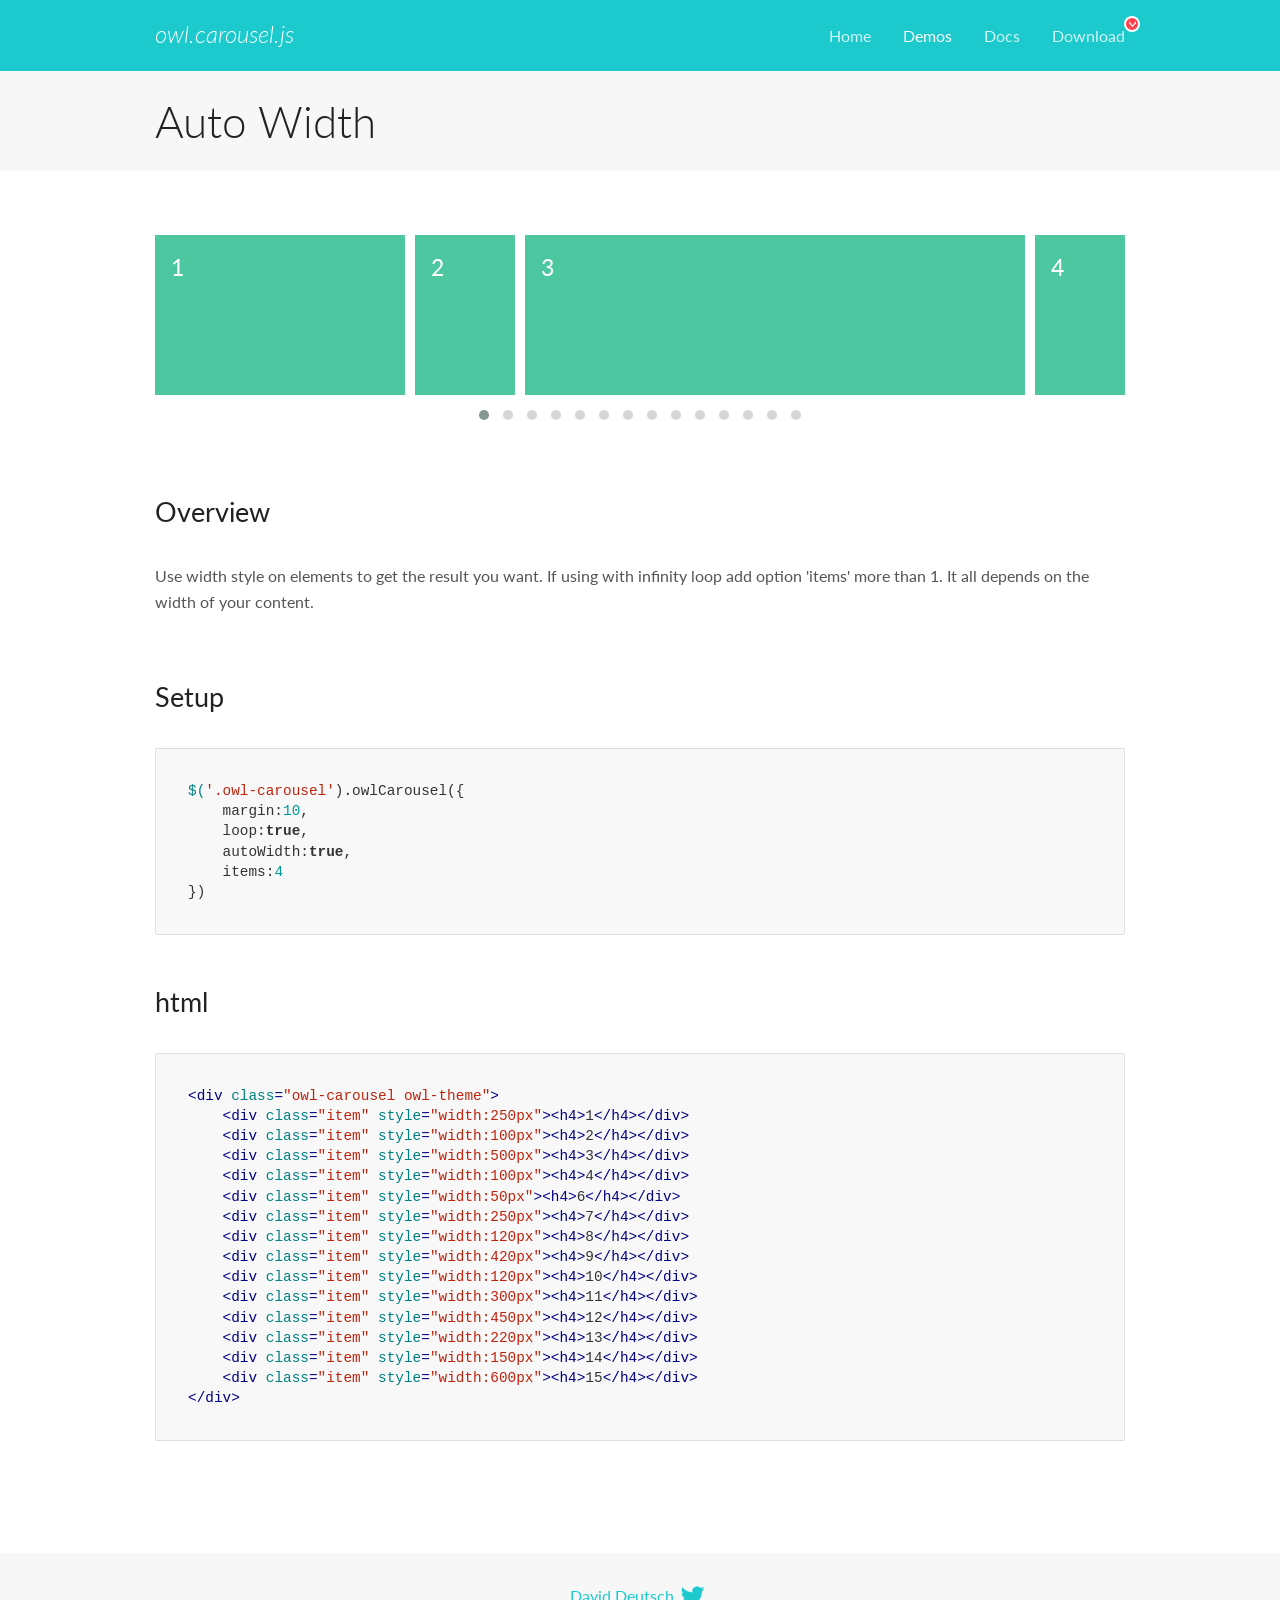
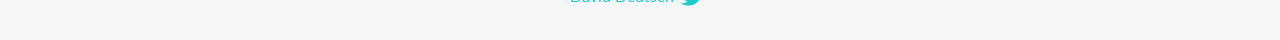
<file: Zoo City/node_modules/owl.carousel/docs/demos/autowidth.html>
<!DOCTYPE html>
<html lang="en">
  <head>

    <!-- head -->
    <meta charset="utf-8">
    <meta name="msapplication-tap-highlight" content="no" />
    <meta name="viewport" content="width=device-width, initial-scale=1.0" />
    <meta name="description" content="Auto Width">
    <meta name="author" content="David Deutsch">
    <title>
      Auto Width Demo | Owl Carousel | 2.3.4
    </title>

    <!-- Stylesheets -->
    <link href='https://fonts.googleapis.com/css?family=Lato:300,400,700,400italic,300italic' rel='stylesheet' type='text/css'>
    <link rel="stylesheet" href="../assets/css/docs.theme.min.css">

    <!-- Owl Stylesheets -->
    <link rel="stylesheet" href="../assets/owlcarousel/assets/owl.carousel.min.css">
    <link rel="stylesheet" href="../assets/owlcarousel/assets/owl.theme.default.min.css">

    <!-- HTML5 shim and Respond.js IE8 support of HTML5 elements and media queries -->

    <!--[if lt IE 9]>
      <script src="https://oss.maxcdn.com/libs/html5shiv/3.7.0/html5shiv.js"></script>
      <script src="https://oss.maxcdn.com/libs/respond.js/1.3.0/respond.min.js"></script>
    <![endif]-->

    <!-- Favicons -->
    <link rel="apple-touch-icon-precomposed" sizes="144x144" href="../assets/ico/apple-touch-icon-144-precomposed.png">
    <link rel="shortcut icon" href="../assets/ico/favicon.png">
    <link rel="shortcut icon" href="favicon.ico">

    <!-- Yeah i know js should not be in header. Its required for demos.-->

    <!-- javascript -->
    <script src="../assets/vendors/jquery.min.js"></script>
    <script src="../assets/owlcarousel/owl.carousel.js"></script>
  </head>
  <body>

    <!-- header -->
    <header class="header">
      <div class="row">
        <div class="large-12 columns">
          <div class="brand left">
            <h3>
              <a href="/OwlCarousel2/">owl.carousel.js</a> 
            </h3>
          </div>
          <a id="toggle-nav" class="right">
            <span></span> <span></span> <span></span> 
          </a> 
          <div class="nav-bar">
            <ul class="clearfix">
              <li> <a href="/OwlCarousel2/index.html">Home</a>  </li>
              <li class="active">
                <a href="/OwlCarousel2/demos/demos.html">Demos</a> 
              </li>
              <li> <a href="/OwlCarousel2/docs/started-welcome.html">Docs</a>  </li>
              <li>
                <a href="https://github.com/OwlCarousel2/OwlCarousel2/archive/2.3.4.zip">Download</a> 
                <span class="download"></span> 
              </li>
            </ul>
          </div>
        </div>
      </div>
    </header>

    <!-- title -->
    <section class="title">
      <div class="row">
        <div class="large-12 columns">
          <h1>Auto Width</h1>
        </div>
      </div>
    </section>

    <!--  Demos -->
    <section id="demos">
      <div class="row">
        <div class="large-12 columns">
          <div class="owl-carousel owl-theme">
            <div class="item" style="width:250px">
              <h4>1</h4>
            </div>
            <div class="item" style="width:100px">
              <h4>2</h4>
            </div>
            <div class="item" style="width:500px">
              <h4>3</h4>
            </div>
            <div class="item" style="width:100px">
              <h4>4</h4>
            </div>
            <div class="item" style="width:50px">
              <h4>6</h4>
            </div>
            <div class="item" style="width:250px">
              <h4>7</h4>
            </div>
            <div class="item" style="width:120px">
              <h4>8</h4>
            </div>
            <div class="item" style="width:420px">
              <h4>9</h4>
            </div>
            <div class="item" style="width:120px">
              <h4>10</h4>
            </div>
            <div class="item" style="width:300px">
              <h4>11</h4>
            </div>
            <div class="item" style="width:450px">
              <h4>12</h4>
            </div>
            <div class="item" style="width:220px">
              <h4>13</h4>
            </div>
            <div class="item" style="width:150px">
              <h4>14</h4>
            </div>
            <div class="item" style="width:600px">
              <h4>15</h4>
            </div>
          </div>
          <h3 id="overview">Overview</h3>
          <p>Use width style on elements to get the result you want. If using with infinity loop add option &#39;items&#39; more than 1. It all depends on the width of your content.</p>
          <h3 id="setup">Setup</h3>
          <pre><code>$(&#39;.owl-carousel&#39;).owlCarousel({
    margin:10,
    loop:true,
    autoWidth:true,
    items:4
})</code></pre>
          <h3 id="html">html</h3>
          <pre><code>&lt;div class=&quot;owl-carousel owl-theme&quot;&gt;
    &lt;div class=&quot;item&quot; style=&quot;width:250px&quot;&gt;&lt;h4&gt;1&lt;/h4&gt;&lt;/div&gt;
    &lt;div class=&quot;item&quot; style=&quot;width:100px&quot;&gt;&lt;h4&gt;2&lt;/h4&gt;&lt;/div&gt;
    &lt;div class=&quot;item&quot; style=&quot;width:500px&quot;&gt;&lt;h4&gt;3&lt;/h4&gt;&lt;/div&gt;
    &lt;div class=&quot;item&quot; style=&quot;width:100px&quot;&gt;&lt;h4&gt;4&lt;/h4&gt;&lt;/div&gt;
    &lt;div class=&quot;item&quot; style=&quot;width:50px&quot;&gt;&lt;h4&gt;6&lt;/h4&gt;&lt;/div&gt;
    &lt;div class=&quot;item&quot; style=&quot;width:250px&quot;&gt;&lt;h4&gt;7&lt;/h4&gt;&lt;/div&gt;
    &lt;div class=&quot;item&quot; style=&quot;width:120px&quot;&gt;&lt;h4&gt;8&lt;/h4&gt;&lt;/div&gt;
    &lt;div class=&quot;item&quot; style=&quot;width:420px&quot;&gt;&lt;h4&gt;9&lt;/h4&gt;&lt;/div&gt;
    &lt;div class=&quot;item&quot; style=&quot;width:120px&quot;&gt;&lt;h4&gt;10&lt;/h4&gt;&lt;/div&gt;
    &lt;div class=&quot;item&quot; style=&quot;width:300px&quot;&gt;&lt;h4&gt;11&lt;/h4&gt;&lt;/div&gt;
    &lt;div class=&quot;item&quot; style=&quot;width:450px&quot;&gt;&lt;h4&gt;12&lt;/h4&gt;&lt;/div&gt;
    &lt;div class=&quot;item&quot; style=&quot;width:220px&quot;&gt;&lt;h4&gt;13&lt;/h4&gt;&lt;/div&gt;
    &lt;div class=&quot;item&quot; style=&quot;width:150px&quot;&gt;&lt;h4&gt;14&lt;/h4&gt;&lt;/div&gt;
    &lt;div class=&quot;item&quot; style=&quot;width:600px&quot;&gt;&lt;h4&gt;15&lt;/h4&gt;&lt;/div&gt;
&lt;/div&gt;</code></pre>
          <script>
            $(document).ready(function() {
              $('.owl-carousel').owlCarousel({
                margin: 10,
                loop: true,
                autoWidth: true,
                items: 4
              })
            })
          </script>
        </div>
      </div>
    </section>

    <!-- footer -->
    <footer class="footer">
      <div class="row">
        <div class="large-12 columns">
          <h5>
            <a href="/OwlCarousel2/docs/support-contact.html">David Deutsch</a> 
            <a id="custom-tweet-button" href="https://twitter.com/share?url=https://github.com/OwlCarousel2/OwlCarousel2&text=Owl Carousel - This is so awesome! " target="_blank"></a> 
          </h5>
        </div>
      </div>
    </footer>

    <!-- vendors -->
    <script src="../assets/vendors/highlight.js"></script>
    <script src="../assets/js/app.js"></script>
  </body>
</html>
</file>
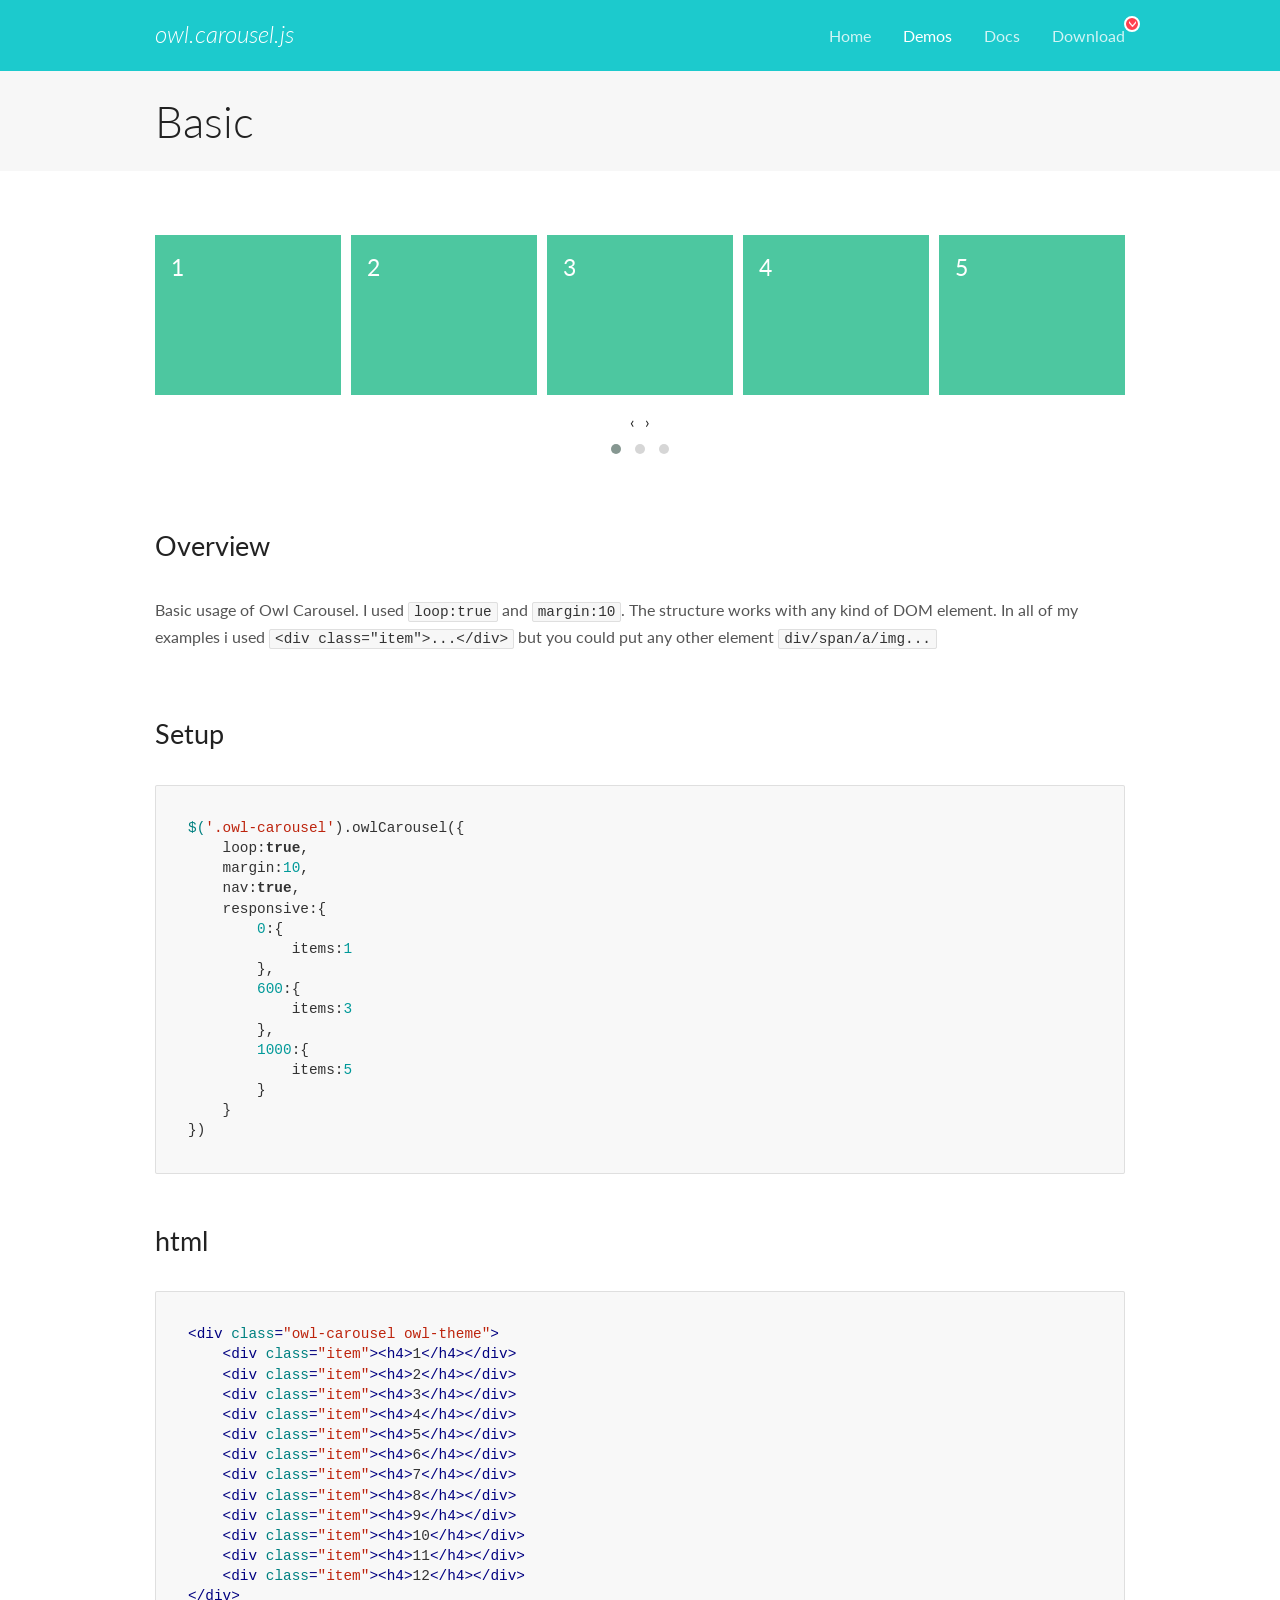
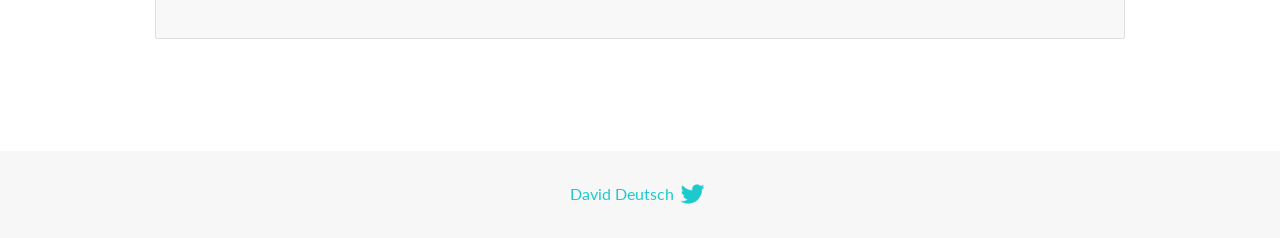
<file: Zoo City/node_modules/owl.carousel/docs/demos/basic.html>
<!DOCTYPE html>
<html lang="en">
  <head>

    <!-- head -->
    <meta charset="utf-8">
    <meta name="msapplication-tap-highlight" content="no" />
    <meta name="viewport" content="width=device-width, initial-scale=1.0" />
    <meta name="description" content="Basic usage demo">
    <meta name="author" content="David Deutsch">
    <title>
      Basic Demo | Owl Carousel | 2.3.4
    </title>

    <!-- Stylesheets -->
    <link href='https://fonts.googleapis.com/css?family=Lato:300,400,700,400italic,300italic' rel='stylesheet' type='text/css'>
    <link rel="stylesheet" href="../assets/css/docs.theme.min.css">

    <!-- Owl Stylesheets -->
    <link rel="stylesheet" href="../assets/owlcarousel/assets/owl.carousel.min.css">
    <link rel="stylesheet" href="../assets/owlcarousel/assets/owl.theme.default.min.css">

    <!-- HTML5 shim and Respond.js IE8 support of HTML5 elements and media queries -->

    <!--[if lt IE 9]>
      <script src="https://oss.maxcdn.com/libs/html5shiv/3.7.0/html5shiv.js"></script>
      <script src="https://oss.maxcdn.com/libs/respond.js/1.3.0/respond.min.js"></script>
    <![endif]-->

    <!-- Favicons -->
    <link rel="apple-touch-icon-precomposed" sizes="144x144" href="../assets/ico/apple-touch-icon-144-precomposed.png">
    <link rel="shortcut icon" href="../assets/ico/favicon.png">
    <link rel="shortcut icon" href="favicon.ico">

    <!-- Yeah i know js should not be in header. Its required for demos.-->

    <!-- javascript -->
    <script src="../assets/vendors/jquery.min.js"></script>
    <script src="../assets/owlcarousel/owl.carousel.js"></script>
  </head>
  <body>

    <!-- header -->
    <header class="header">
      <div class="row">
        <div class="large-12 columns">
          <div class="brand left">
            <h3>
              <a href="/OwlCarousel2/">owl.carousel.js</a> 
            </h3>
          </div>
          <a id="toggle-nav" class="right">
            <span></span> <span></span> <span></span> 
          </a> 
          <div class="nav-bar">
            <ul class="clearfix">
              <li> <a href="/OwlCarousel2/index.html">Home</a>  </li>
              <li class="active">
                <a href="/OwlCarousel2/demos/demos.html">Demos</a> 
              </li>
              <li> <a href="/OwlCarousel2/docs/started-welcome.html">Docs</a>  </li>
              <li>
                <a href="https://github.com/OwlCarousel2/OwlCarousel2/archive/2.3.4.zip">Download</a> 
                <span class="download"></span> 
              </li>
            </ul>
          </div>
        </div>
      </div>
    </header>

    <!-- title -->
    <section class="title">
      <div class="row">
        <div class="large-12 columns">
          <h1>Basic</h1>
        </div>
      </div>
    </section>

    <!--  Demos -->
    <section id="demos">
      <div class="row">
        <div class="large-12 columns">
          <div class="owl-carousel owl-theme">
            <div class="item">
              <h4>1</h4>
            </div>
            <div class="item">
              <h4>2</h4>
            </div>
            <div class="item">
              <h4>3</h4>
            </div>
            <div class="item">
              <h4>4</h4>
            </div>
            <div class="item">
              <h4>5</h4>
            </div>
            <div class="item">
              <h4>6</h4>
            </div>
            <div class="item">
              <h4>7</h4>
            </div>
            <div class="item">
              <h4>8</h4>
            </div>
            <div class="item">
              <h4>9</h4>
            </div>
            <div class="item">
              <h4>10</h4>
            </div>
            <div class="item">
              <h4>11</h4>
            </div>
            <div class="item">
              <h4>12</h4>
            </div>
          </div>
          <h3 id="overview">Overview</h3>
          <p>Basic usage of Owl Carousel. I used <code>loop:true</code> and <code>margin:10</code>. The structure works with any kind of DOM element. In all of my examples i used <code>&lt;div class=&quot;item&quot;&gt;...&lt;/div&gt;</code> but you could
            put any other element <code>div/span/a/img...</code></p>
          <h3 id="setup">Setup</h3>
          <pre><code>$(&#39;.owl-carousel&#39;).owlCarousel({
    loop:true,
    margin:10,
    nav:true,
    responsive:{
        0:{
            items:1
        },
        600:{
            items:3
        },
        1000:{
            items:5
        }
    }
})</code></pre>
          <h3 id="html">html</h3>
          <pre><code>&lt;div class=&quot;owl-carousel owl-theme&quot;&gt;
    &lt;div class=&quot;item&quot;&gt;&lt;h4&gt;1&lt;/h4&gt;&lt;/div&gt;
    &lt;div class=&quot;item&quot;&gt;&lt;h4&gt;2&lt;/h4&gt;&lt;/div&gt;
    &lt;div class=&quot;item&quot;&gt;&lt;h4&gt;3&lt;/h4&gt;&lt;/div&gt;
    &lt;div class=&quot;item&quot;&gt;&lt;h4&gt;4&lt;/h4&gt;&lt;/div&gt;
    &lt;div class=&quot;item&quot;&gt;&lt;h4&gt;5&lt;/h4&gt;&lt;/div&gt;
    &lt;div class=&quot;item&quot;&gt;&lt;h4&gt;6&lt;/h4&gt;&lt;/div&gt;
    &lt;div class=&quot;item&quot;&gt;&lt;h4&gt;7&lt;/h4&gt;&lt;/div&gt;
    &lt;div class=&quot;item&quot;&gt;&lt;h4&gt;8&lt;/h4&gt;&lt;/div&gt;
    &lt;div class=&quot;item&quot;&gt;&lt;h4&gt;9&lt;/h4&gt;&lt;/div&gt;
    &lt;div class=&quot;item&quot;&gt;&lt;h4&gt;10&lt;/h4&gt;&lt;/div&gt;
    &lt;div class=&quot;item&quot;&gt;&lt;h4&gt;11&lt;/h4&gt;&lt;/div&gt;
    &lt;div class=&quot;item&quot;&gt;&lt;h4&gt;12&lt;/h4&gt;&lt;/div&gt;
&lt;/div&gt;</code></pre>
          <script>
            $(document).ready(function() {
              var owl = $('.owl-carousel');
              owl.owlCarousel({
                margin: 10,
                nav: true,
                loop: true,
                responsive: {
                  0: {
                    items: 1
                  },
                  600: {
                    items: 3
                  },
                  1000: {
                    items: 5
                  }
                }
              })
            })
          </script>
        </div>
      </div>
    </section>

    <!-- footer -->
    <footer class="footer">
      <div class="row">
        <div class="large-12 columns">
          <h5>
            <a href="/OwlCarousel2/docs/support-contact.html">David Deutsch</a> 
            <a id="custom-tweet-button" href="https://twitter.com/share?url=https://github.com/OwlCarousel2/OwlCarousel2&text=Owl Carousel - This is so awesome! " target="_blank"></a> 
          </h5>
        </div>
      </div>
    </footer>

    <!-- vendors -->
    <script src="../assets/vendors/highlight.js"></script>
    <script src="../assets/js/app.js"></script>
  </body>
</html>
</file>
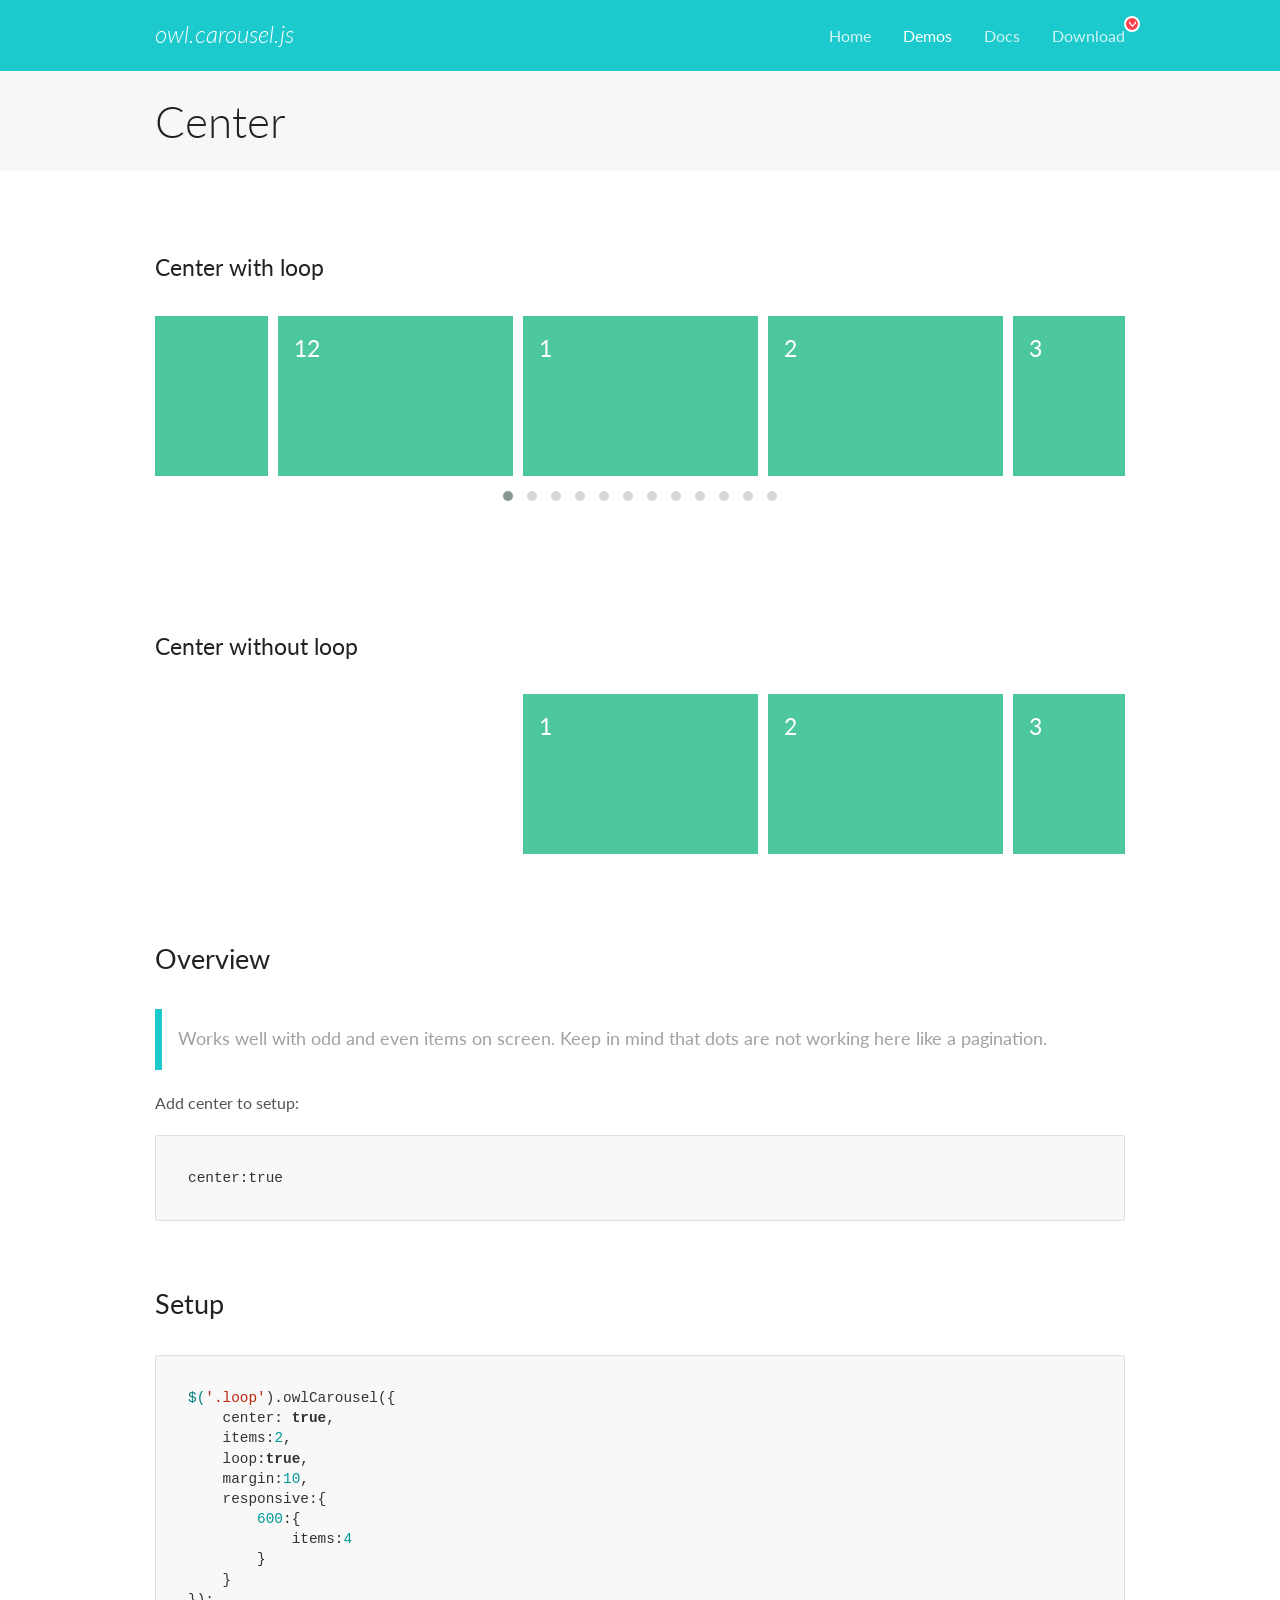
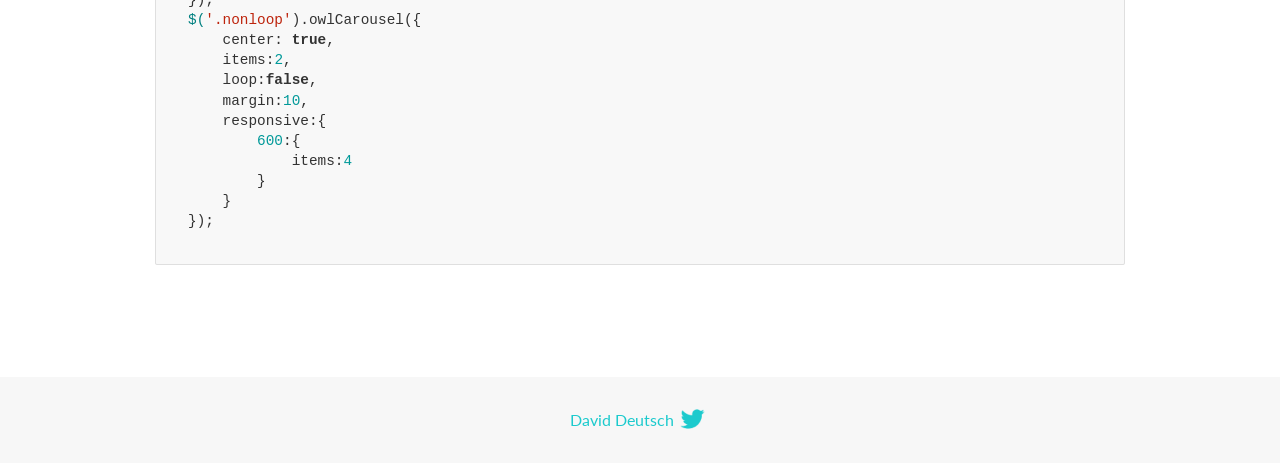
<file: Zoo City/node_modules/owl.carousel/docs/demos/center.html>
<!DOCTYPE html>
<html lang="en">
  <head>

    <!-- head -->
    <meta charset="utf-8">
    <meta name="msapplication-tap-highlight" content="no" />
    <meta name="viewport" content="width=device-width, initial-scale=1.0" />
    <meta name="description" content="Center carousel">
    <meta name="author" content="David Deutsch">
    <title>
      Center Demo | Owl Carousel | 2.3.4
    </title>

    <!-- Stylesheets -->
    <link href='https://fonts.googleapis.com/css?family=Lato:300,400,700,400italic,300italic' rel='stylesheet' type='text/css'>
    <link rel="stylesheet" href="../assets/css/docs.theme.min.css">

    <!-- Owl Stylesheets -->
    <link rel="stylesheet" href="../assets/owlcarousel/assets/owl.carousel.min.css">
    <link rel="stylesheet" href="../assets/owlcarousel/assets/owl.theme.default.min.css">

    <!-- HTML5 shim and Respond.js IE8 support of HTML5 elements and media queries -->

    <!--[if lt IE 9]>
      <script src="https://oss.maxcdn.com/libs/html5shiv/3.7.0/html5shiv.js"></script>
      <script src="https://oss.maxcdn.com/libs/respond.js/1.3.0/respond.min.js"></script>
    <![endif]-->

    <!-- Favicons -->
    <link rel="apple-touch-icon-precomposed" sizes="144x144" href="../assets/ico/apple-touch-icon-144-precomposed.png">
    <link rel="shortcut icon" href="../assets/ico/favicon.png">
    <link rel="shortcut icon" href="favicon.ico">

    <!-- Yeah i know js should not be in header. Its required for demos.-->

    <!-- javascript -->
    <script src="../assets/vendors/jquery.min.js"></script>
    <script src="../assets/owlcarousel/owl.carousel.js"></script>
  </head>
  <body>

    <!-- header -->
    <header class="header">
      <div class="row">
        <div class="large-12 columns">
          <div class="brand left">
            <h3>
              <a href="/OwlCarousel2/">owl.carousel.js</a> 
            </h3>
          </div>
          <a id="toggle-nav" class="right">
            <span></span> <span></span> <span></span> 
          </a> 
          <div class="nav-bar">
            <ul class="clearfix">
              <li> <a href="/OwlCarousel2/index.html">Home</a>  </li>
              <li class="active">
                <a href="/OwlCarousel2/demos/demos.html">Demos</a> 
              </li>
              <li> <a href="/OwlCarousel2/docs/started-welcome.html">Docs</a>  </li>
              <li>
                <a href="https://github.com/OwlCarousel2/OwlCarousel2/archive/2.3.4.zip">Download</a> 
                <span class="download"></span> 
              </li>
            </ul>
          </div>
        </div>
      </div>
    </header>

    <!-- title -->
    <section class="title">
      <div class="row">
        <div class="large-12 columns">
          <h1>Center</h1>
        </div>
      </div>
    </section>

    <!--  Demos -->
    <section id="demos">
      <div class="row">
        <div class="large-12 columns">
          <h4 id="center-with-loop">Center with loop</h4>
          <div class="loop owl-carousel owl-theme">
            <div class="item">
              <h4>1</h4>
            </div>
            <div class="item">
              <h4>2</h4>
            </div>
            <div class="item">
              <h4>3</h4>
            </div>
            <div class="item">
              <h4>4</h4>
            </div>
            <div class="item">
              <h4>5</h4>
            </div>
            <div class="item">
              <h4>6</h4>
            </div>
            <div class="item">
              <h4>7</h4>
            </div>
            <div class="item">
              <h4>8</h4>
            </div>
            <div class="item">
              <h4>9</h4>
            </div>
            <div class="item">
              <h4>10</h4>
            </div>
            <div class="item">
              <h4>11</h4>
            </div>
            <div class="item">
              <h4>12</h4>
            </div>
          </div>
          <br>
          <h4 id="center-without-loop">Center without loop</h4>
          <div class="nonloop owl-carousel">
            <div class="item">
              <h4>1</h4>
            </div>
            <div class="item">
              <h4>2</h4>
            </div>
            <div class="item">
              <h4>3</h4>
            </div>
            <div class="item">
              <h4>4</h4>
            </div>
            <div class="item">
              <h4>5</h4>
            </div>
            <div class="item">
              <h4>6</h4>
            </div>
            <div class="item">
              <h4>7</h4>
            </div>
            <div class="item">
              <h4>8</h4>
            </div>
            <div class="item">
              <h4>9</h4>
            </div>
            <div class="item">
              <h4>10</h4>
            </div>
            <div class="item">
              <h4>11</h4>
            </div>
            <div class="item">
              <h4>12</h4>
            </div>
          </div>
          <h3 id="overview">Overview</h3>
          <blockquote>
            <p>Works well with odd and even items on screen. Keep in mind that dots are not working here like a pagination.</p>
          </blockquote>
          <p>Add center to setup:</p>
          <pre><code>center:true</code></pre>
          <h3 id="setup">Setup</h3>
          <pre><code>$(&#39;.loop&#39;).owlCarousel({
    center: true,
    items:2,
    loop:true,
    margin:10,
    responsive:{
        600:{
            items:4
        }
    }
});
$(&#39;.nonloop&#39;).owlCarousel({
    center: true,
    items:2,
    loop:false,
    margin:10,
    responsive:{
        600:{
            items:4
        }
    }
});</code></pre>
          <script>
            jQuery(document).ready(function($) {
              $('.loop').owlCarousel({
                center: true,
                items: 2,
                loop: true,
                margin: 10,
                responsive: {
                  600: {
                    items: 4
                  }
                }
              });
              $('.nonloop').owlCarousel({
                center: true,
                items: 2,
                loop: false,
                margin: 10,
                responsive: {
                  600: {
                    items: 4
                  }
                }
              });
            });
          </script>
        </div>
      </div>
    </section>

    <!-- footer -->
    <footer class="footer">
      <div class="row">
        <div class="large-12 columns">
          <h5>
            <a href="/OwlCarousel2/docs/support-contact.html">David Deutsch</a> 
            <a id="custom-tweet-button" href="https://twitter.com/share?url=https://github.com/OwlCarousel2/OwlCarousel2&text=Owl Carousel - This is so awesome! " target="_blank"></a> 
          </h5>
        </div>
      </div>
    </footer>

    <!-- vendors -->
    <script src="../assets/vendors/highlight.js"></script>
    <script src="../assets/js/app.js"></script>
  </body>
</html>
</file>
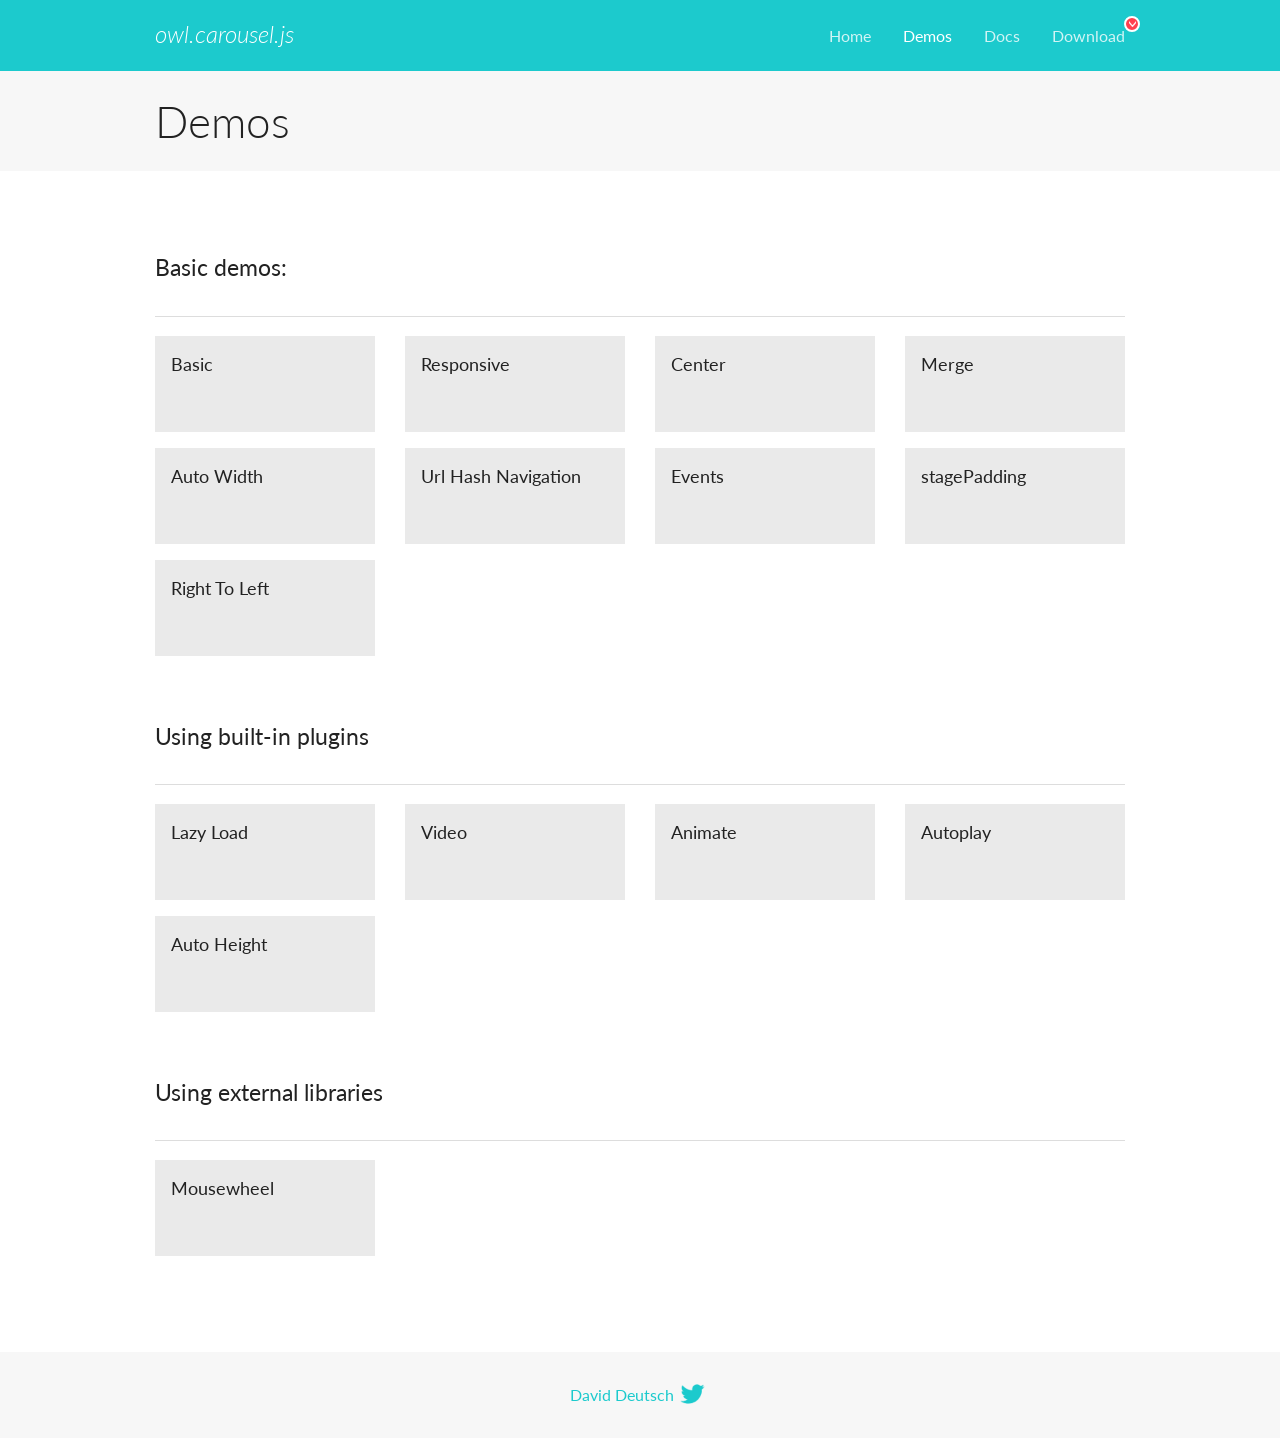
<file: Zoo City/node_modules/owl.carousel/docs/demos/demos.html>
<!DOCTYPE html>
<html lang="en">
  <head>

    <!-- head -->
    <meta charset="utf-8">
    <meta name="msapplication-tap-highlight" content="no" />
    <meta name="viewport" content="width=device-width, initial-scale=1.0" />
    <meta name="description" content="A list of Owl Carousel examples.">
    <meta name="author" content="David Deutsch">
    <title>
      Demos | Owl Carousel | 2.3.4
    </title>

    <!-- Stylesheets -->
    <link href='https://fonts.googleapis.com/css?family=Lato:300,400,700,400italic,300italic' rel='stylesheet' type='text/css'>
    <link rel="stylesheet" href="../assets/css/docs.theme.min.css">

    <!-- Owl Stylesheets -->
    <link rel="stylesheet" href="../assets/owlcarousel/assets/owl.carousel.min.css">
    <link rel="stylesheet" href="../assets/owlcarousel/assets/owl.theme.default.min.css">

    <!-- HTML5 shim and Respond.js IE8 support of HTML5 elements and media queries -->

    <!--[if lt IE 9]>
      <script src="https://oss.maxcdn.com/libs/html5shiv/3.7.0/html5shiv.js"></script>
      <script src="https://oss.maxcdn.com/libs/respond.js/1.3.0/respond.min.js"></script>
    <![endif]-->

    <!-- Favicons -->
    <link rel="apple-touch-icon-precomposed" sizes="144x144" href="../assets/ico/apple-touch-icon-144-precomposed.png">
    <link rel="shortcut icon" href="../assets/ico/favicon.png">
    <link rel="shortcut icon" href="favicon.ico">

    <!-- Yeah i know js should not be in header. Its required for demos.-->

    <!-- javascript -->
    <script src="../assets/vendors/jquery.min.js"></script>
    <script src="../assets/owlcarousel/owl.carousel.js"></script>
  </head>
  <body>

    <!-- header -->
    <header class="header">
      <div class="row">
        <div class="large-12 columns">
          <div class="brand left">
            <h3>
              <a href="/OwlCarousel2/">owl.carousel.js</a> 
            </h3>
          </div>
          <a id="toggle-nav" class="right">
            <span></span> <span></span> <span></span> 
          </a> 
          <div class="nav-bar">
            <ul class="clearfix">
              <li> <a href="/OwlCarousel2/index.html">Home</a>  </li>
              <li class="active">
                <a href="/OwlCarousel2/demos/demos.html">Demos</a> 
              </li>
              <li> <a href="/OwlCarousel2/docs/started-welcome.html">Docs</a>  </li>
              <li>
                <a href="https://github.com/OwlCarousel2/OwlCarousel2/archive/2.3.4.zip">Download</a> 
                <span class="download"></span> 
              </li>
            </ul>
          </div>
        </div>
      </div>
    </header>

    <!-- title -->
    <section class="title">
      <div class="row">
        <div class="large-12 columns">
          <h1>Demos</h1>
        </div>
      </div>
    </section>

    <!--  Demos -->
    <section id="demos">
      <div class="row">
        <div class="large-12 columns">
          <h4 id="basic-demos-">Basic demos:</h4>
          <hr>
          <div class="demo-list">
            <div class="row">
              <div class="small-6 medium-4 large-3 columns">
                <a href="basic.html" class="demo-block">
                  <h5>Basic </h5>
                </a> 
              </div>
              <div class="small-6 medium-4 large-3 columns">
                <a href="responsive.html" class="demo-block">
                  <h5>Responsive </h5>
                </a> 
              </div>
              <div class="small-6 medium-4 large-3 columns">
                <a href="center.html" class="demo-block">
                  <h5>Center </h5>
                </a> 
              </div>
              <div class="small-6 medium-4 large-3 columns">
                <a href="merge.html" class="demo-block">
                  <h5>Merge </h5>
                </a> 
              </div>
              <div class="small-6 medium-4 large-3 columns">
                <a href="autowidth.html" class="demo-block">
                  <h5>Auto Width </h5>
                </a> 
              </div>
              <div class="small-6 medium-4 large-3 columns">
                <a href="urlhashnav.html" class="demo-block">
                  <h5>Url Hash Navigation </h5>
                </a> 
              </div>
              <div class="small-6 medium-4 large-3 columns">
                <a href="events.html" class="demo-block">
                  <h5>Events </h5>
                </a> 
              </div>
              <div class="small-6 medium-4 large-3 columns">
                <a href="stagepadding.html" class="demo-block">
                  <h5>stagePadding </h5>
                </a> 
              </div>
              <div class="small-6 medium-4 large-3 columns">
                <a href="rtl.html" class="demo-block">
                  <h5>Right To Left </h5>
                </a> 
              </div>
            </div>
          </div>
          <h4 id="using-built-in-plugins">Using built-in plugins</h4>
          <hr>
          <div class="demo-list">
            <div class="row">
              <div class="small-6 medium-4 large-3 columns">
                <a href="lazyLoad.html" class="demo-block">
                  <h5>Lazy Load </h5>
                </a> 
              </div>
              <div class="small-6 medium-4 large-3 columns">
                <a href="video.html" class="demo-block">
                  <h5>Video </h5>
                </a> 
              </div>
              <div class="small-6 medium-4 large-3 columns">
                <a href="animate.html" class="demo-block">
                  <h5>Animate </h5>
                </a> 
              </div>
              <div class="small-6 medium-4 large-3 columns">
                <a href="autoplay.html" class="demo-block">
                  <h5>Autoplay </h5>
                </a> 
              </div>
              <div class="small-6 medium-4 large-3 columns">
                <a href="autoheight.html" class="demo-block">
                  <h5>Auto Height </h5>
                </a> 
              </div>
            </div>
          </div>
          <h4 id="using-external-libraries">Using external libraries</h4>
          <hr>
          <div class="demo-list">
            <div class="row">
              <div class="small-6 medium-4 large-3 columns">
                <a href="mousewheel.html" class="demo-block">
                  <h5>Mousewheel </h5>
                </a> 
              </div>
            </div>
          </div>
        </div>
      </div>
    </section>

    <!-- footer -->
    <footer class="footer">
      <div class="row">
        <div class="large-12 columns">
          <h5>
            <a href="/OwlCarousel2/docs/support-contact.html">David Deutsch</a> 
            <a id="custom-tweet-button" href="https://twitter.com/share?url=https://github.com/OwlCarousel2/OwlCarousel2&text=Owl Carousel - This is so awesome! " target="_blank"></a> 
          </h5>
        </div>
      </div>
    </footer>

    <!-- vendors -->
    <script src="../assets/vendors/highlight.js"></script>
    <script src="../assets/js/app.js"></script>
  </body>
</html>
</file>
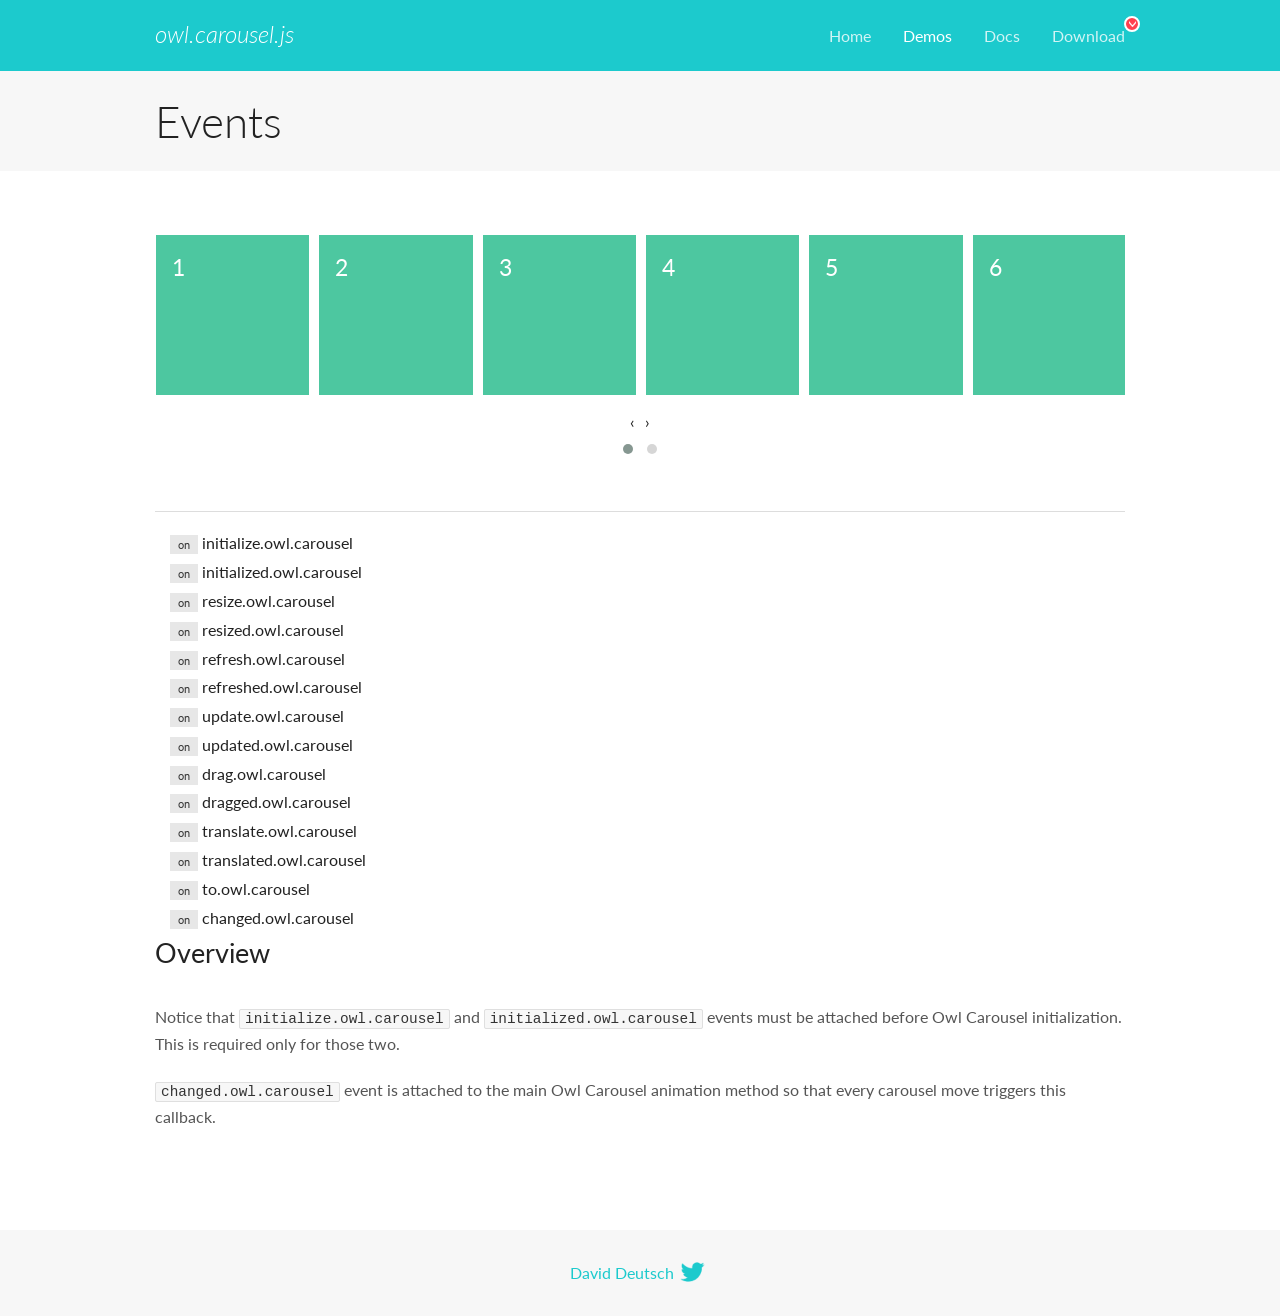
<file: Zoo City/node_modules/owl.carousel/docs/demos/events.html>
<!DOCTYPE html>
<html lang="en">
  <head>

    <!-- head -->
    <meta charset="utf-8">
    <meta name="msapplication-tap-highlight" content="no" />
    <meta name="viewport" content="width=device-width, initial-scale=1.0" />
    <meta name="description" content="Events usage demo">
    <meta name="author" content="David Deutsch">
    <title>
      Events Demo | Owl Carousel | 2.3.4
    </title>

    <!-- Stylesheets -->
    <link href='https://fonts.googleapis.com/css?family=Lato:300,400,700,400italic,300italic' rel='stylesheet' type='text/css'>
    <link rel="stylesheet" href="../assets/css/docs.theme.min.css">

    <!-- Owl Stylesheets -->
    <link rel="stylesheet" href="../assets/owlcarousel/assets/owl.carousel.min.css">
    <link rel="stylesheet" href="../assets/owlcarousel/assets/owl.theme.default.min.css">

    <!-- HTML5 shim and Respond.js IE8 support of HTML5 elements and media queries -->

    <!--[if lt IE 9]>
      <script src="https://oss.maxcdn.com/libs/html5shiv/3.7.0/html5shiv.js"></script>
      <script src="https://oss.maxcdn.com/libs/respond.js/1.3.0/respond.min.js"></script>
    <![endif]-->

    <!-- Favicons -->
    <link rel="apple-touch-icon-precomposed" sizes="144x144" href="../assets/ico/apple-touch-icon-144-precomposed.png">
    <link rel="shortcut icon" href="../assets/ico/favicon.png">
    <link rel="shortcut icon" href="favicon.ico">

    <!-- Yeah i know js should not be in header. Its required for demos.-->

    <!-- javascript -->
    <script src="../assets/vendors/jquery.min.js"></script>
    <script src="../assets/owlcarousel/owl.carousel.js"></script>
  </head>
  <body>

    <!-- header -->
    <header class="header">
      <div class="row">
        <div class="large-12 columns">
          <div class="brand left">
            <h3>
              <a href="/OwlCarousel2/">owl.carousel.js</a> 
            </h3>
          </div>
          <a id="toggle-nav" class="right">
            <span></span> <span></span> <span></span> 
          </a> 
          <div class="nav-bar">
            <ul class="clearfix">
              <li> <a href="/OwlCarousel2/index.html">Home</a>  </li>
              <li class="active">
                <a href="/OwlCarousel2/demos/demos.html">Demos</a> 
              </li>
              <li> <a href="/OwlCarousel2/docs/started-welcome.html">Docs</a>  </li>
              <li>
                <a href="https://github.com/OwlCarousel2/OwlCarousel2/archive/2.3.4.zip">Download</a> 
                <span class="download"></span> 
              </li>
            </ul>
          </div>
        </div>
      </div>
    </header>

    <!-- title -->
    <section class="title">
      <div class="row">
        <div class="large-12 columns">
          <h1>Events</h1>
        </div>
      </div>
    </section>

    <!--  Demos -->
    <section id="demos">
      <div class="row">
        <div class="large-12 columns">
          <div class="owl-carousel owl-theme">
            <div class="item">
              <h4>1</h4>
            </div>
            <div class="item">
              <h4>2</h4>
            </div>
            <div class="item">
              <h4>3</h4>
            </div>
            <div class="item">
              <h4>4</h4>
            </div>
            <div class="item">
              <h4>5</h4>
            </div>
            <div class="item">
              <h4>6</h4>
            </div>
            <div class="item">
              <h4>7</h4>
            </div>
            <div class="item">
              <h4>8</h4>
            </div>
            <div class="item">
              <h4>9</h4>
            </div>
            <div class="item">
              <h4>10</h4>
            </div>
            <div class="item">
              <h4>11</h4>
            </div>
            <div class="item">
              <h4>12</h4>
            </div>
          </div>
          <hr>
          <div class="large-12 columns callbacks">
            <div><span class="label secondary initialize">on</span>  initialize.owl.carousel </div>
            <div><span class="label secondary initialized">on</span>  initialized.owl.carousel </div>
            <div><span class="label secondary resize">on</span>  resize.owl.carousel </div>
            <div><span class="label secondary resized">on</span>  resized.owl.carousel </div>
            <div><span class="label secondary refresh">on</span>  refresh.owl.carousel </div>
            <div><span class="label secondary refreshed">on</span>  refreshed.owl.carousel </div>
            <div><span class="label secondary update">on</span>  update.owl.carousel </div>
            <div><span class="label secondary updated">on</span>  updated.owl.carousel </div>
            <div><span class="label secondary drag">on</span>  drag.owl.carousel </div>
            <div><span class="label secondary dragged">on</span>  dragged.owl.carousel </div>
            <div><span class="label secondary translate">on</span>  translate.owl.carousel </div>
            <div><span class="label secondary translated">on</span>  translated.owl.carousel </div>
            <div><span class="label secondary to">on</span>  to.owl.carousel </div>
            <div><span class="label secondary changed">on</span>  changed.owl.carousel </div>
          </div>
          <h3 id="overview">Overview</h3>
          <p>Notice that <code>initialize.owl.carousel</code> and <code>initialized.owl.carousel</code> events must be attached before Owl Carousel initialization. This is required only for those two.</p>
          <p><code>changed.owl.carousel</code> event is attached to the main Owl Carousel animation method so that every carousel move triggers this callback.</p>
          <script>
            jQuery(document).ready(function($) {
              var owl = $('.owl-carousel');
              owl.on('initialize.owl.carousel initialized.owl.carousel ' +
                'initialize.owl.carousel initialize.owl.carousel ' +
                'resize.owl.carousel resized.owl.carousel ' +
                'refresh.owl.carousel refreshed.owl.carousel ' +
                'update.owl.carousel updated.owl.carousel ' +
                'drag.owl.carousel dragged.owl.carousel ' +
                'translate.owl.carousel translated.owl.carousel ' +
                'to.owl.carousel changed.owl.carousel',
                function(e) {
                  $('.' + e.type)
                    .removeClass('secondary')
                    .addClass('success');
                  window.setTimeout(function() {
                    $('.' + e.type)
                      .removeClass('success')
                      .addClass('secondary');
                  }, 500);
                });
              owl.owlCarousel({
                loop: true,
                nav: true,
                lazyLoad: true,
                margin: 10,
                video: true,
                responsive: {
                  0: {
                    items: 1
                  },
                  600: {
                    items: 3
                  },
                  960: {
                    items: 5,
                  },
                  1200: {
                    items: 6
                  }
                }
              });
            });
          </script>
        </div>
      </div>
    </section>

    <!-- footer -->
    <footer class="footer">
      <div class="row">
        <div class="large-12 columns">
          <h5>
            <a href="/OwlCarousel2/docs/support-contact.html">David Deutsch</a> 
            <a id="custom-tweet-button" href="https://twitter.com/share?url=https://github.com/OwlCarousel2/OwlCarousel2&text=Owl Carousel - This is so awesome! " target="_blank"></a> 
          </h5>
        </div>
      </div>
    </footer>

    <!-- vendors -->
    <script src="../assets/vendors/highlight.js"></script>
    <script src="../assets/js/app.js"></script>
  </body>
</html>
</file>
<file: Baker/styles/style.css>
/******************************************************კონტენტი****************************************************/
header
{
    background: url(../images/banner.jpg);
    background-size: cover;
    background-position: center;
}

.content
{
   margin-top: 150px;
}

.content h5,.content h1,.content p
{
    margin-bottom: 2%;
}

.nav-item a:hover
{
    color: #fff !important;
}

.downArrow
{
    padding-top: 100px;
}

.downArrow a i
{
    color: #fff;
    text-decoration: none;
    transition: .2s;
    position: relative;
    justify-content: center;
}

.downArrow a i:hover
{
    color: #ffc107;
    transition: .2s;
}


/******************************************************აღწერის სექცია****************************************************/

.describeSection
{
    margin-top: 80px;
    margin-bottom: 80px;
}

.desc.card i
{
    font-size: 30px;
    color: #fff;
    background: #314755;  /* fallback for old browsers */
    background: -webkit-linear-gradient(to right, #26a0da, #314755);  /* Chrome 10-25, Safari 5.1-6 */
    background: linear-gradient(to right, #26a0da, #314755); /* W3C, IE 10+/ Edge, Firefox 16+, Chrome 26+, Opera 12+, Safari 7+ */
}


/******************************************************სექციაჩვენი საქმიანობის შესახებ ****************************************************/

.about
{
    background:#f3f4f8;
    padding: 70px;
}

.about h1,.recentWorks h1
{
    margin-bottom: 40px;
}


/******************************************************სექცია ჩვენი უახლესი პროექტების შესახებ****************************************************/

.recentWorks
{
    padding: 70px;
}

/******************************************************რევიუ კარუსელი****************************************************/

.carousel-item
{
    background: url(../images/carouselbg.jpg);
    background-size: cover;
    background-repeat: no-repeat;
    background-position: center;
}

/******************************************************ბლოგი****************************************************/
.blog
{
    padding: 70px;
}

/******************************************************Footer****************************************************/
footer
{
    background: #495468;
    padding: 100px;
}
</file>
<file: Buildshop/styles/style.css>
@font-face
{
    font-family: alk-sanet;
    src: url(../fonts/alk-sanet-webfont.ttf);
}

@font-face
{
    font-family: barlow;
    src: url(../fonts/Barlow-Regular.ttf);
}

@font-face 
{
    font-family:bpgArial ;
    src: url(../fonts/bpg-arial-webfont.ttf);
}

@font-face
{
    font-family: mrgvlovani;
    src: url(../fonts/bpg-mrgvlovani-webfont.ttf);
}


/***************************** supnav **************************/
.supnav
{
    font-family: mrgvlovani !important;
    font-size: 14px !important;
    background-color: #f5f5f5 !important;
}
.languageChoice
{
    background-color: #f5f5f5 !important;
}




/***************************** uppernav **************************/
.uppernav
{
    font-family: alk-sanet !important;
    font-size: 18px !important;
    margin-top: -5px !important;
    
}

.uppernav .navbar-brand
{
    font-size: 36px !important;
    font-family: barlow !important;
    transition: .3s;
}

.uppernav .navbar-brand:hover
{
    color: #276577 !important;
    transition: .3s;
}


.uppernav .nav-item .nav-link:hover
{
    color: #f72c05 !important;
}


.uppernav .badge
{
    background-color: #f5f5f5 !important;
    color: #f72c05 !important;
}



/***************************** downnav **************************/

.downnav .dropdown
{
    font-size: 16px !important;
    font-family: alk-sanet !important;
}

.downnav .dropdown .btn
{
    background: rgb(249,28,2);
    background: linear-gradient(180deg, rgba(249,28,2,1) 0%, rgba(249,30,2,1) 34%, rgba(246,68,9,1) 66%, rgba(246,68,9,1) 100%);
}


.downnav form button
{
    background: rgb(249,28,2);
    background: linear-gradient(180deg, rgba(249,28,2,1) 0%, rgba(249,30,2,1) 34%, rgba(246,68,9,1) 66%, rgba(246,68,9,1) 100%);
}


.loginAndSignUp
{
    font-size: 14px !important;
    position: absolute !important;
    top: 0;
    left: 70px;
}

.loginAndSignUp p
{
    color: #f72c05 !important;
}


    /***************************** salesSection **************************/
.salesSection
{
    background: url(../images/salecardBackground.png) no-repeat;
    background-size: cover;
}

.salesSection .card
{
    border-radius: 20px !important;
    margin: 70px 0 220px 0 !important;
}

.salesSection .card-body
{
    padding: 60px 20px 60px 20px !important;
}

.salesSection .card-text
{
    margin: 0 0 50px 0;
    font-size: 24px !important;
}

.salesSection .card-link
{
    background: rgb(249,28,2);
    background: linear-gradient(180deg, rgba(249,28,2,1) 0%, rgba(249,30,2,1) 34%, rgba(246,68,9,1) 66%, rgba(246,68,9,1) 100%);
}


/***************************** salesCarousel **************************/

.saleCarousel .card
{
    border-radius: 30px !important;
}

.saleCarousel .card-title
{
    font-size: 14px !important;
}



/*****************************popularProducts**************************/


.popularProducts
{
    margin-top: 85px !important;
    margin-bottom: 60px !important;
}

.popularTitle
{
    font-size: 18px !important;
    border-left: 4px solid #000;
    margin-bottom: 57px !important;
}

.popularProducts .card-title
{
    font-size: 18px !important;
    margin-bottom: 50px !important;
}
.popularProducts .card
{
    padding: 10px !important;
}

.cartBtn
{
    background-color: #f72c05 !important;
}

.oldPrice
{
    font-size: 14px !important;
    position: absolute !important;
    bottom: 40px !important;
    left: 80px !important;
}




    /*****************************subscribeNews**************************/


.subscribeNews
{
    background-color: #23292d !important;
    background: url(../images/subscribeDotBgs.png);
    background-repeat: no-repeat;
    background-position-x: 95%;
    background-position-y: 20%;
}

.subscribeNewsTitle
{   
    font-family: alk-sanet;
    font-size: 30px !important;
    color: #f72c05 !important;
    margin-top: 65px !important;
}


.emailInputToSubscribe
{
    background-color: #2b3037 !important;
}

.emailInputToSubscribeTitle
{
    font-size: 11px !important;
    color: #aab3c2 !important;
}

.subscribeNews .input
{
    margin-top: 70px !important;

}

#button-addon2
{
    background-color: #f72c05 !important;
    color: #f5f5f5 !important;
}

.input
{
    padding-bottom: 65px !important;
}

.subscribeNews input
{
    background-color: #353b42 !important;
    color: #aab3c2 !important;
}






/*****************************blog**************************/
.blog
{
    font-family: alk-sanet !important;
}

.blogCard
{
    background-size: cover !important;
    background-repeat: no-repeat !important;
}

/*****************************brands**************************/
.brands
{
    background-color: #f5f8fd !important;
}


.brandsContent
{
    border-radius: 19px !important;
}

.brandsContent .card img
{
    width: 70% !important;
    object-fit: contain !important;
    height: 80px !important;
}




/*****************************Footer**************************/
footer
{
    font-family: alk-sanet !important;
    background-color: #23292d !important;
    color: #f5f8fd !important;
    font-size: 14px !important;
    background-image: url(../images/footerWorldBg.png);
    background-repeat: no-repeat;
    background-position-x: right;
}

footer h1
{
    font-size: 24px !important;
    margin-top: 53px !important;
    margin-bottom: 25px !important;
}

footer a
{
    text-decoration: none;
    color: #f5f8fd !important;
    display: block;
}

.socmedia a i
{
    background-color: #353b41 !important;
    padding: 10px !important;
}






@media(max-width:1199px)
{
    /*****************************popularProducts**************************/
    .actualPrice
    {
        font-size: 20px !important;
    }
}

@media(max-width:991px)
{


    /***************************** supnav **************************/
    .supnav,.languageChoice
    {
        text-align: center !important ;
    }
    .supnav .nav-link
    {
        border: none !important;
    }

    /***************************** uppernav **************************/
    .uppernav
    {
        text-align: center !important ;
    }

    /***************************** downnav **************************/
    .downnav .allCategories, .downnav .inputs
    {
        margin-bottom: 40px !important;
    }

    /*****************************popularProducts**************************/
    .oldPrice
    {
        bottom: 60px !important;
        left: 100px !important;
    }
}



@media(max-width:575px)
{
    /***************************** salesCarousel **************************/
    .saleCarousel,.brands
    {
        display: none !important;
    }
}


@media(max-width:540px)
{
    /***************************** downnav **************************/
    .downnav .inputs form
    {
        display: block !important;
    }
    
    .downnav .inputs form :first-child
    {
        margin-bottom: 10px !important;
    }
    
    .downnav .inputs form button
    {
        margin-top: 10px !important;
        padding: 10px 30px 0 30px !important;
    }
    
    /***************************** salesSection **************************/
    .salesSection
    {
        background: none !important;
    }

    /*****************************popularProducts**************************/
    .popularProducts
    {
        margin-top: 1px !important;
    }

}
</file>
<file: Zoo City/css/style.css>
/*!
 * Start Bootstrap - Modern Business (https://startbootstrap.com/template/modern-business)
 * Copyright 2013-2020 Start Bootstrap
 * Licensed under MIT (https://github.com/StartBootstrap/startbootstrap-logomodern-business-nav/blob/master/LICENSE)
 */

@font-face{
   font-family: bpg;
   src: url('../font/bpg_nino_mtavruli_normal.ttf');
 }

 @font-face{
  font-family: arial;
  src: url('../font/bpg_arial_2009.ttf');
}
 
a, a:hover{
  text-decoration: none;
}

.carousel-item {
  height: 730px;
  min-height: 300px;
  background: no-repeat center center scroll;
  -webkit-background-size: cover;
  -moz-background-size: cover;
  -o-background-size: cover;
  background-size: cover;
}

 .z-in{
   z-index: 9999;
   width: 100%;
 }
 
 .z-in:first-child{
  background-color: #343632e6;
 }

 .z-in:nth-child(2){
  top: 2.5rem;
 }

 .leng .list-inline-item:not(:last-child) {
  margin-right: 0rem;
  padding: 8px 0 7px;
}

.leng .list-inline-item a {
 font-size: 15px;
 color: #ffffff;
 font-family: bpg;
}


.menu .list-inline-item:not(:last-child) {
  margin-right: 25px;
  padding: 8px 0 7px;
}

.menu .list-inline-item a {
 font-size: 15px;
 color: #ffffff;
 font-family: bpg;
}

.dropdown-toggle::after {
 display: none;
}

.nav-link{
  font-size: 17px;
  font-family: bpg;
  color: #6b6b6b;
}

.nav-item:first-child .nav-link img{
  position: relative;
  top: -8px;
  padding-right: 7px;
}

.nav-link {
  display: block;
  padding: .7rem 1rem .2rem;
}

.navbar{
  padding: .83rem 1rem;
}

.logo{
  position: relative;
  top: 7px;
}

.nav-link img{
  padding-right: 15px;
}

.navbar::before{
  content: "";
  position: absolute;
  width: 100%;
  bottom: -2px;
  height: 1px;
  left: 0;
  background-color: #fff;
}

.dropdown-item{
  font-family: arial;
  font-size: 14px;
  color: #4b4b4b;
  padding: .7rem 1.1rem;
}

.dropdown-item:not(:last-child){
  border-bottom: 1px solid #c3cbcc;
}

.dropdown-menu{
  padding: 0 0;
  min-width: 17rem;
  border-radius: 5px;
  border-top-left-radius: 2px;
  border-top-right-radius: 2px;
  margin: 0.9rem 0 0;
  border:1px solid #c3cbcb;
}

.dropdown-menu::after{
  content: "";
  position: absolute;
  top: -4px;
  width: 40%;
  background-color: #df2335;
  height: 3px;
}

.carousel-capt h3{
  font-size: 24px;
  color: #fff;
  font-family: bpg;
}

.carousel-capt p{
  font-size: 17px;
  color: #fff;
  font-family: arial;
}

.carousel-capt a{
  color: #fff;
  font-size: 17px;
  margin-top: 30px;
  font-family: bpg;
  background-color: #e23848;
  display: inline-block;
  padding: 15px 35px 9px 35px;
}

.sponsor img{
  border-radius: 3px;
  padding: 7px;
  border:1px solid #ccc;
  object-fit: contain;
}

.sponsor{
  margin-top: 30px;
}

@media (max-width:1400px) {
  .carousel-control-next, .carousel-control-prev {
 
    width: 3%   !important;
 
}
}

@media (max-width:764px) {
  .carousel-control-next, .carousel-control-prev {
 
    display: none;
 
}



#carouselExampleIndicators{
  display: none;
}
}


.counter{
  border: 1px solid #e4ecff;
  padding: 3px;
  border-radius: 40px;
}

button:focus{
  outline: none !important;
  box-shadow: none !important;
}

body.darkmode{
  background-color: #000 !important;
}

.anime{
 animation-name: shake;
 animation-duration: .2s;
 animation-iteration-count: 4;
 /* animation-delay:  1s; */

}

@keyframes shake {
  0%{border: 1px solid transparent; transform: scale(1);}
  100%{border: 1px solid red; transform: scale(1.2);}
}
</file>
